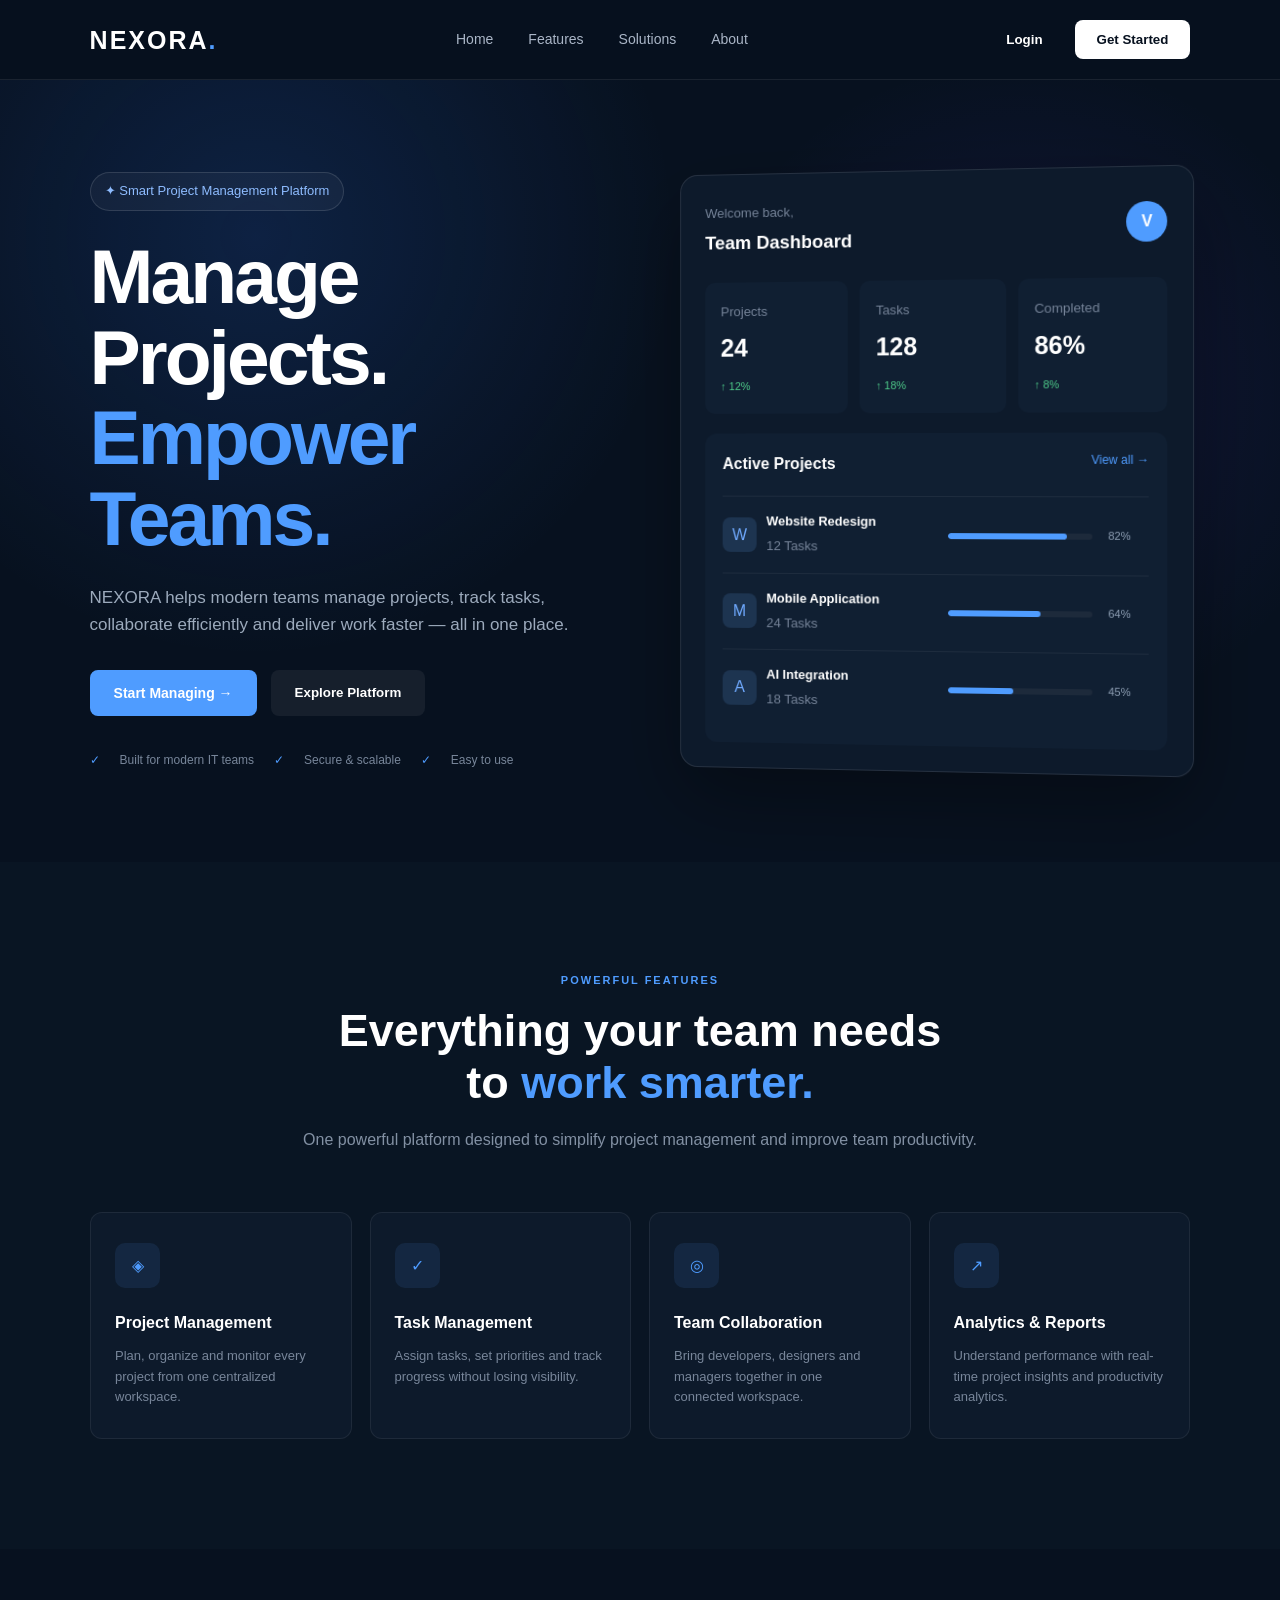
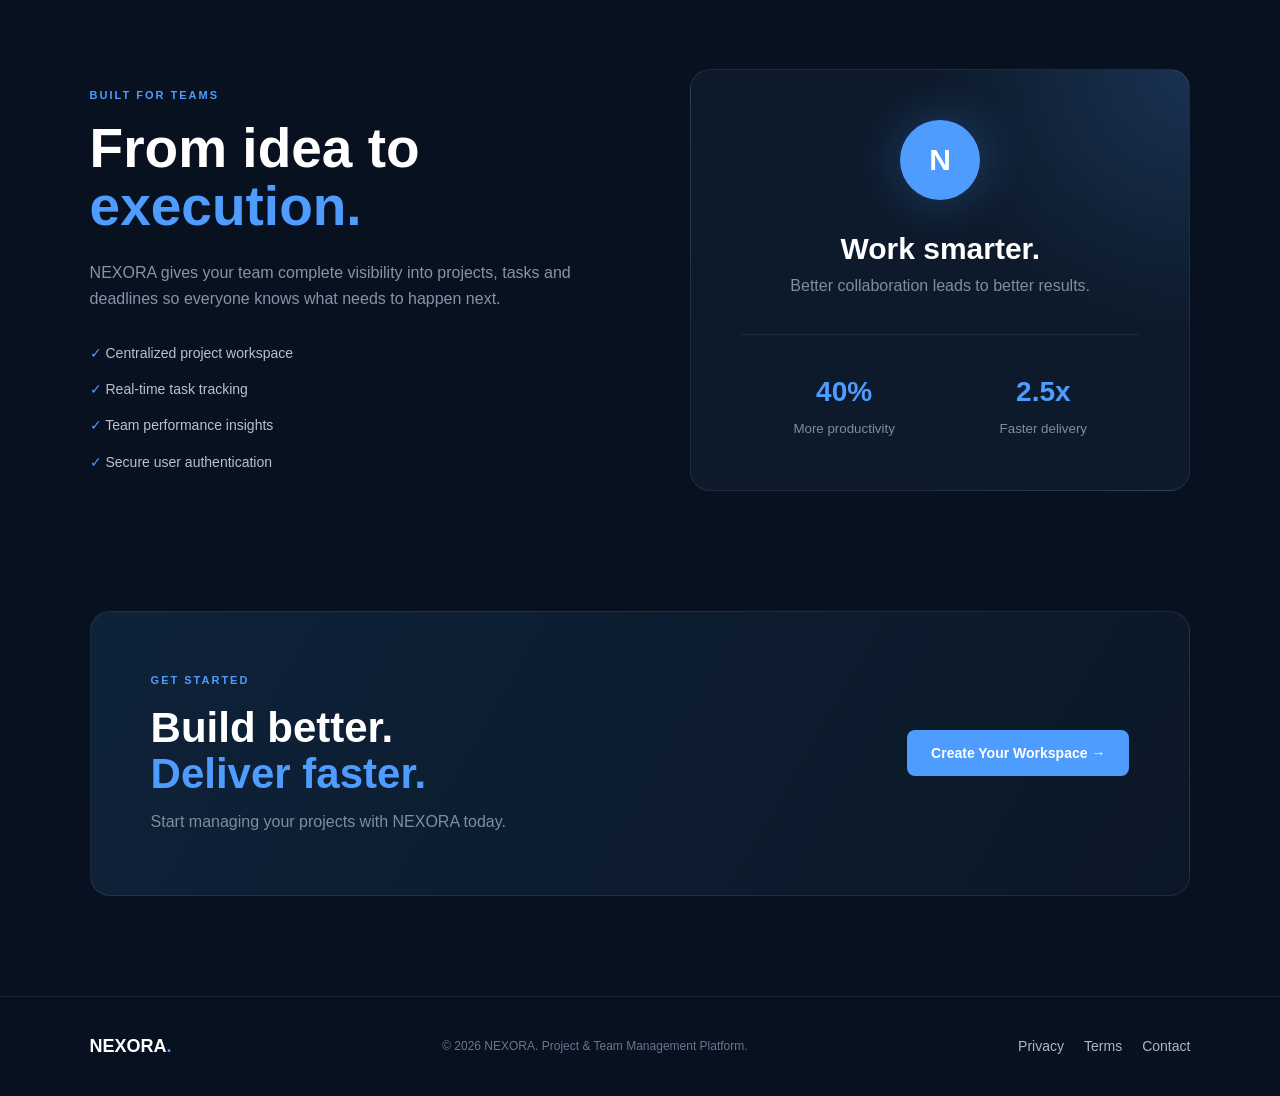
<file: frontend/index.html>
<!DOCTYPE html>
<html lang="en">
<head>
    <meta charset="UTF-8">
    <meta name="viewport" content="width=device-width, initial-scale=1.0">

    <title>NEXORA | Project & Team Management</title>

    <link rel="stylesheet" href="style.css">
</head>

<body>

    <!-- NAVBAR -->
    <header class="navbar">

        <div class="logo">
            NEXORA<span>.</span>
        </div>

        <nav>
            <a href="#home">Home</a>
            <a href="#features">Features</a>
            <a href="#solutions">Solutions</a>
            <a href="#about">About</a>
        </nav>

        <div class="nav-buttons">
            <button class="login-btn">Login</button>
            <button class="start-btn">Get Started</button>
        </div>

    </header>


    <!-- HERO SECTION -->
    <section class="hero" id="home">

        <div class="hero-content">

            <div class="badge">
                ✦ Smart Project Management Platform
            </div>

            <h1>
                Manage Projects.<br>
                <span>Empower Teams.</span>
            </h1>

            <p>
                NEXORA helps modern teams manage projects, track tasks,
                collaborate efficiently and deliver work faster — all in one place.
            </p>

            <div class="hero-buttons">
                <button class="primary-btn">
                    Start Managing →
                </button>

                <button class="secondary-btn">
                    Explore Platform
                </button>
            </div>

            <div class="trusted">
                <span>✓</span> Built for modern IT teams
                <span>✓</span> Secure & scalable
                <span>✓</span> Easy to use
            </div>

        </div>


        <!-- DASHBOARD PREVIEW -->
        <div class="dashboard-preview">

            <div class="dashboard-top">
                <div>
                    <small>Welcome back,</small>
                    <h3>Team Dashboard</h3>
                </div>

                <div class="avatar">V</div>
            </div>

            <div class="stats">

                <div class="stat-card">
                    <small>Projects</small>
                    <strong>24</strong>
                    <span>↑ 12%</span>
                </div>

                <div class="stat-card">
                    <small>Tasks</small>
                    <strong>128</strong>
                    <span>↑ 18%</span>
                </div>

                <div class="stat-card">
                    <small>Completed</small>
                    <strong>86%</strong>
                    <span>↑ 8%</span>
                </div>

            </div>

            <div class="project-box">

                <div class="project-header">
                    <strong>Active Projects</strong>
                    <span>View all →</span>
                </div>

                <div class="project">
                    <div class="project-info">
                        <div class="project-icon">W</div>
                        <div>
                            <strong>Website Redesign</strong>
                            <small>12 Tasks</small>
                        </div>
                    </div>

                    <div class="progress">
                        <div class="progress-bar one"></div>
                    </div>

                    <span>82%</span>
                </div>


                <div class="project">
                    <div class="project-info">
                        <div class="project-icon">M</div>
                        <div>
                            <strong>Mobile Application</strong>
                            <small>24 Tasks</small>
                        </div>
                    </div>

                    <div class="progress">
                        <div class="progress-bar two"></div>
                    </div>

                    <span>64%</span>
                </div>


                <div class="project">
                    <div class="project-info">
                        <div class="project-icon">A</div>
                        <div>
                            <strong>AI Integration</strong>
                            <small>18 Tasks</small>
                        </div>
                    </div>

                    <div class="progress">
                        <div class="progress-bar three"></div>
                    </div>

                    <span>45%</span>
                </div>

            </div>

        </div>

    </section>


    <!-- FEATURES -->
    <section class="features" id="features">

        <div class="section-heading">

            <div class="mini-title">POWERFUL FEATURES</div>

            <h2>
                Everything your team needs<br>
                to <span>work smarter.</span>
            </h2>

            <p>
                One powerful platform designed to simplify project management
                and improve team productivity.
            </p>

        </div>


        <div class="feature-grid">

            <div class="feature-card">
                <div class="feature-icon">◈</div>
                <h3>Project Management</h3>
                <p>
                    Plan, organize and monitor every project from one
                    centralized workspace.
                </p>
            </div>

            <div class="feature-card">
                <div class="feature-icon">✓</div>
                <h3>Task Management</h3>
                <p>
                    Assign tasks, set priorities and track progress
                    without losing visibility.
                </p>
            </div>

            <div class="feature-card">
                <div class="feature-icon">◎</div>
                <h3>Team Collaboration</h3>
                <p>
                    Bring developers, designers and managers together
                    in one connected workspace.
                </p>
            </div>

            <div class="feature-card">
                <div class="feature-icon">↗</div>
                <h3>Analytics & Reports</h3>
                <p>
                    Understand performance with real-time project
                    insights and productivity analytics.
                </p>
            </div>

        </div>

    </section>


    <!-- SOLUTIONS -->
    <section class="solutions" id="solutions">

        <div class="solution-content">

            <div class="mini-title">BUILT FOR TEAMS</div>

            <h2>
                From idea to<br>
                <span>execution.</span>
            </h2>

            <p>
                NEXORA gives your team complete visibility into projects,
                tasks and deadlines so everyone knows what needs to happen next.
            </p>

            <div class="check-list">
                <div>✓ Centralized project workspace</div>
                <div>✓ Real-time task tracking</div>
                <div>✓ Team performance insights</div>
                <div>✓ Secure user authentication</div>
            </div>

        </div>

        <div class="solution-card">

            <div class="circle">N</div>

            <h3>Work smarter.</h3>

            <p>
                Better collaboration leads to better results.
            </p>

            <div class="solution-line"></div>

            <div class="solution-stats">
                <div>
                    <strong>40%</strong>
                    <small>More productivity</small>
                </div>

                <div>
                    <strong>2.5x</strong>
                    <small>Faster delivery</small>
                </div>
            </div>

        </div>

    </section>


    <!-- CTA -->
    <section class="cta" id="about">

        <div>
            <div class="mini-title">GET STARTED</div>

            <h2>
                Build better.<br>
                <span>Deliver faster.</span>
            </h2>

            <p>
                Start managing your projects with NEXORA today.
            </p>
        </div>

        <button class="primary-btn">
            Create Your Workspace →
        </button>

    </section>


    <!-- FOOTER -->
    <footer>

        <div class="footer-logo">
            NEXORA<span>.</span>
        </div>

        <p>
            © 2026 NEXORA. Project & Team Management Platform.
        </p>

        <div class="footer-links">
            <a href="#">Privacy</a>
            <a href="#">Terms</a>
            <a href="#">Contact</a>
        </div>

    </footer>


    <script src="script.js"></script>

</body>
</html>
</file>
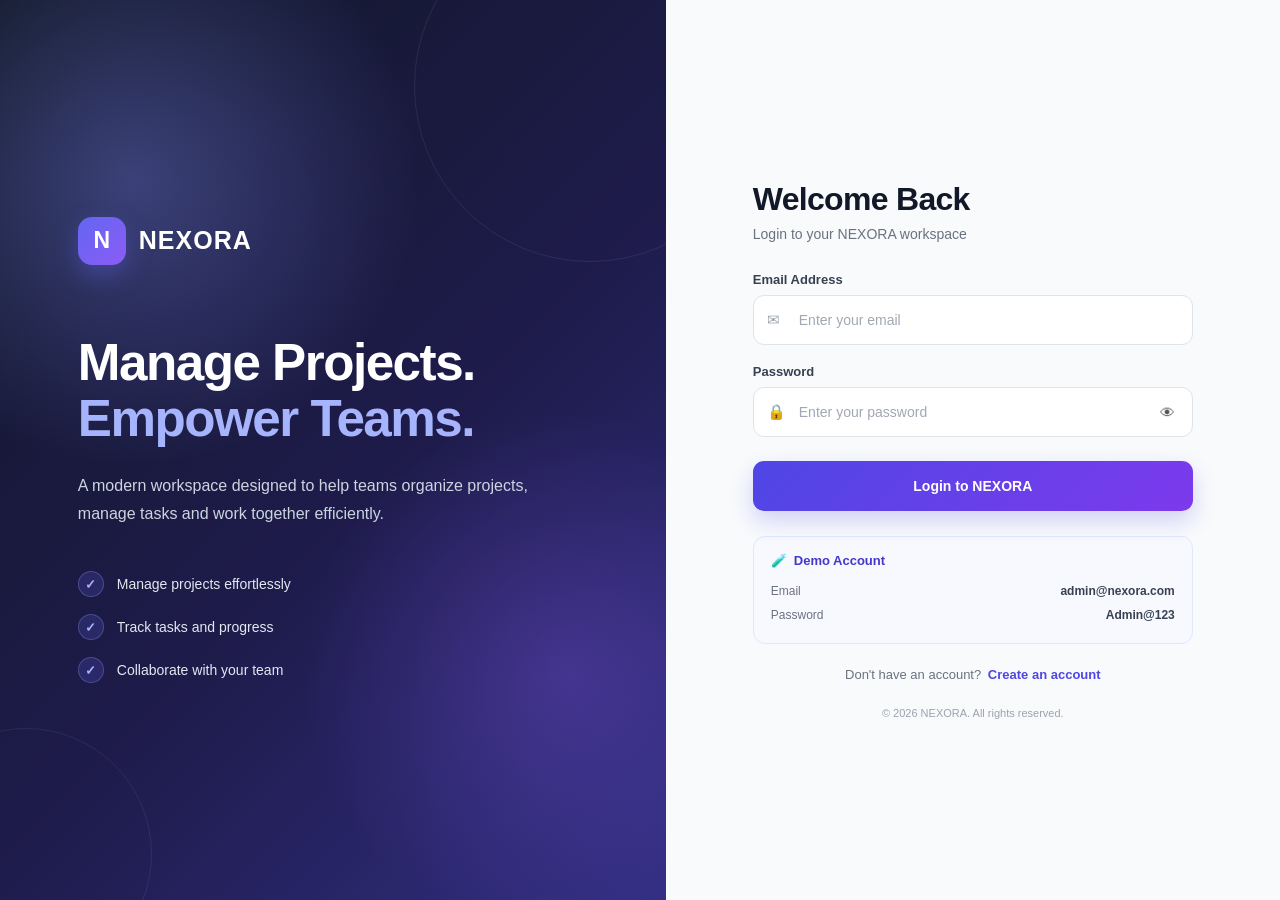
<file: frontend/analytics.html>
<!DOCTYPE html>
<html lang="en">

<head>

    <meta charset="UTF-8">

    <meta
        name="viewport"
        content="width=device-width, initial-scale=1.0"
    >

    <title>Analytics | NEXORA</title>

    <link
        rel="stylesheet"
        href="./analytics.css"
    >

</head>


<body>


    <!-- =========================
         SIDEBAR
    ========================== -->

    <aside class="sidebar">


        <!-- NEXORA BRAND -->

        <div class="brand">

            <div class="brand-logo">

                <div class="brand-icon">
                    N
                </div>

                <div class="brand-text">

                    <h2>
                        NEXORA
                    </h2>

                    <span>
                        WORKSPACE
                    </span>

                </div>

            </div>


            <p>
                Manage Projects. Empower Teams.
            </p>

        </div>



        <!-- NAVIGATION -->

        <nav>


            <a href="dashboard.html">
                📊 Dashboard
            </a>


            <a href="projects.html">
                📁 Projects
            </a>


            <a href="tasks.html">
                ✅ Tasks
            </a>


            <a href="team.html">
                👥 Team
            </a>


            <a href="notifications.html">
                🔔 Notifications
            </a>


            <a
                href="analytics.html"
                class="active"
            >
                📈 Analytics
            </a>


            <a href="settings.html">
                ⚙️ Settings
            </a>


        </nav>



        <!-- LOGOUT -->

        <button
            id="logoutBtn"
            class="logout-btn"
        >

            🚪 Logout

        </button>


    </aside>



    <!-- =========================
         MAIN CONTENT
    ========================== -->

    <main class="main-content">


        <!-- TOP BAR -->

        <div class="top-bar">


            <div>

                <h1>
                    Analytics
                </h1>

                <p>
                    Track your project and team performance.
                </p>

            </div>


            <button
                id="refreshBtn"
                class="refresh-btn"
            >

                ↻ Refresh

            </button>


        </div>



        <!-- =========================
             STAT CARDS
        ========================== -->

        <section class="stats-grid">


            <!-- TOTAL PROJECTS -->

            <div class="stat-card">


                <div class="stat-icon">
                    📁
                </div>


                <div>

                    <h3>
                        Total Projects
                    </h3>

                    <strong id="totalProjects">
                        0
                    </strong>

                </div>


            </div>



            <!-- TOTAL TASKS -->

            <div class="stat-card">


                <div class="stat-icon">
                    ✅
                </div>


                <div>

                    <h3>
                        Total Tasks
                    </h3>

                    <strong id="totalTasks">
                        0
                    </strong>

                </div>


            </div>



            <!-- COMPLETED TASKS -->

            <div class="stat-card">


                <div class="stat-icon">
                    🏆
                </div>


                <div>

                    <h3>
                        Completed Tasks
                    </h3>

                    <strong id="completedTasks">
                        0
                    </strong>

                </div>


            </div>



            <!-- TEAM MEMBERS -->

            <div class="stat-card">


                <div class="stat-icon">
                    👥
                </div>


                <div>

                    <h3>
                        Team Members
                    </h3>

                    <strong id="teamMembers">
                        0
                    </strong>

                </div>


            </div>


        </section>



        <!-- =========================
             ANALYTICS SECTIONS
        ========================== -->

        <section class="analytics-grid">


            <!-- TASK PERFORMANCE -->

            <div class="analytics-card">


                <div class="card-header">

                    <h2>
                        Task Performance
                    </h2>

                </div>



                <!-- COMPLETED -->

                <div class="progress-item">


                    <div class="progress-label">

                        <span>
                            Completed
                        </span>

                        <span id="completedPercent">
                            0%
                        </span>

                    </div>


                    <div class="progress-bar">

                        <div
                            id="completedProgress"
                            class="progress-fill"
                        ></div>

                    </div>


                </div>



                <!-- PENDING -->

                <div class="progress-item">


                    <div class="progress-label">

                        <span>
                            Pending
                        </span>

                        <span id="pendingPercent">
                            0%
                        </span>

                    </div>


                    <div class="progress-bar">

                        <div
                            id="pendingProgress"
                            class="progress-fill"
                        ></div>

                    </div>


                </div>


            </div>



            <!-- PROJECT OVERVIEW -->

            <div class="analytics-card">


                <div class="card-header">

                    <h2>
                        Project Overview
                    </h2>

                </div>


                <div class="project-overview">


                    <div>

                        <span>
                            Active Projects
                        </span>

                        <strong id="activeProjects">
                            0
                        </strong>

                    </div>


                    <div>

                        <span>
                            Completed Projects
                        </span>

                        <strong id="completedProjects">
                            0
                        </strong>

                    </div>


                </div>


            </div>


        </section>



        <!-- =========================
             SYSTEM STATUS
        ========================== -->

        <section class="analytics-card">


            <div class="card-header">

                <h2>
                    System Status
                </h2>

            </div>


            <div
                id="analyticsStatus"
                class="status-message"
            >

                Loading analytics...

            </div>


        </section>


    </main>



    <!-- JAVASCRIPT -->

    <script src="./analytics.js"></script>


</body>

</html>
</file>
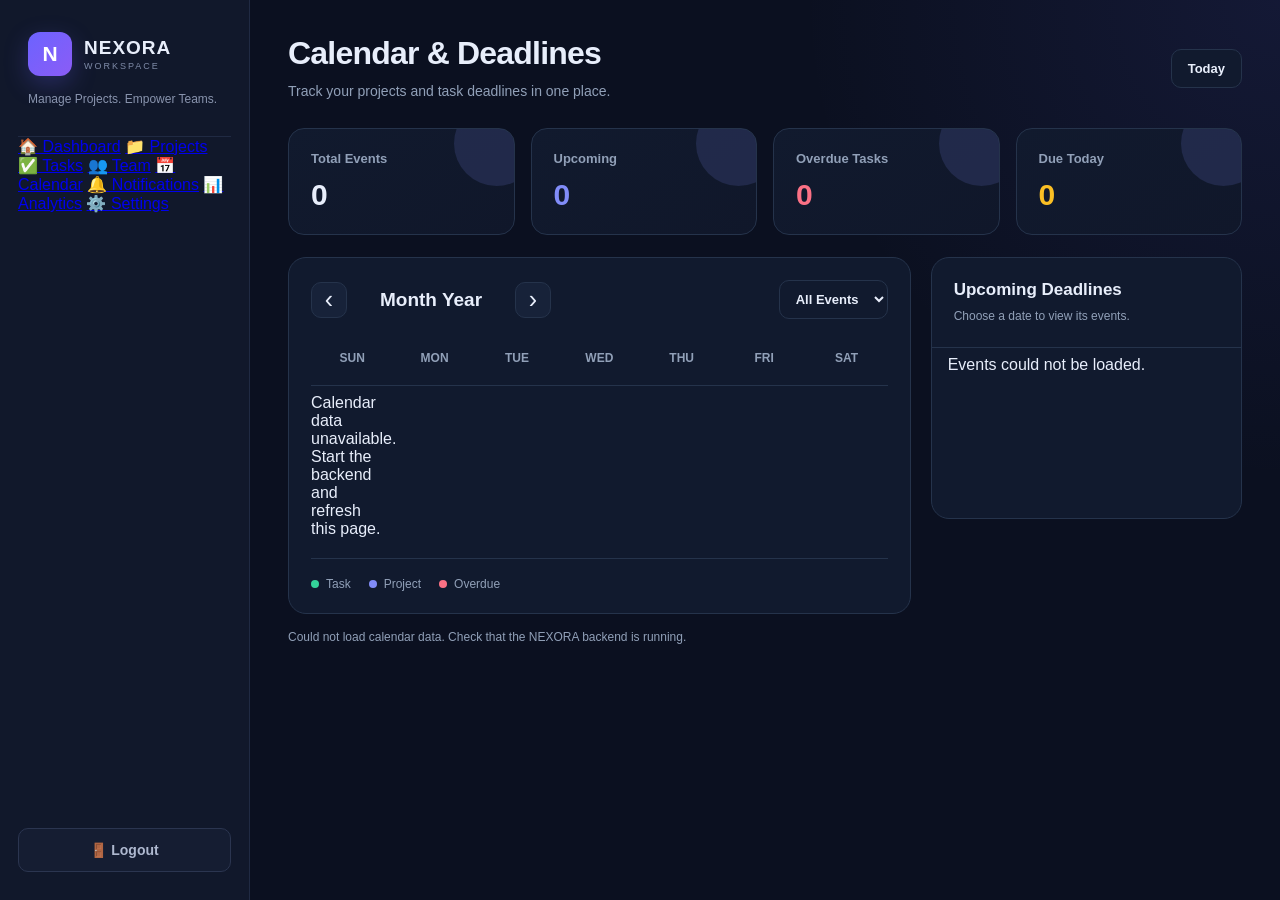
<file: frontend/calendar.html>
<!DOCTYPE html>
<html lang="en">
<head>
    <meta charset="UTF-8">
    <meta name="viewport" content="width=device-width, initial-scale=1.0">
    <title>NEXORA | Calendar</title>
    <link rel="stylesheet" href="dashboard.css">
    <link rel="stylesheet" href="calendar.css">
</head>
<body>

    <aside class="sidebar">
        <div class="brand">
            <div class="brand-logo">
                <div class="brand-icon">N</div>
                <div class="brand-text">
                    <h2>NEXORA</h2>
                    <span>WORKSPACE</span>
                </div>
            </div>
            <p>Manage Projects. Empower Teams.</p>
        </div>

        <nav>
            <a href="dashboard.html">🏠 Dashboard</a>
            <a href="projects.html">📁 Projects</a>
            <a href="tasks.html">✅ Tasks</a>
            <a href="team.html">👥 Team</a>
            <a href="calendar.html" class="active">📅 Calendar</a>
            <a href="notifications.html">🔔 Notifications</a>
            <a href="analytics.html">📊 Analytics</a>
            <a href="settings.html">⚙️ Settings</a>
        </nav>

        <button id="logoutBtn" class="logout-btn" type="button">
            🚪 Logout
        </button>
    </aside>

    <main class="main-content">
        <header class="topbar calendar-topbar">
            <div>
                <h1>Calendar & Deadlines</h1>
                <p>Track your projects and task deadlines in one place.</p>
            </div>

            <button id="todayBtn" class="calendar-btn" type="button">
                Today
            </button>
        </header>

        <section class="calendar-stats">
            <article class="calendar-stat">
                <span>Total Events</span>
                <h2 id="totalEvents">0</h2>
            </article>

            <article class="calendar-stat">
                <span>Upcoming</span>
                <h2 id="upcomingEvents">0</h2>
            </article>

            <article class="calendar-stat">
                <span>Overdue Tasks</span>
                <h2 id="overdueTasks">0</h2>
            </article>

            <article class="calendar-stat">
                <span>Due Today</span>
                <h2 id="dueToday">0</h2>
            </article>
        </section>

        <section class="calendar-layout">
            <div class="calendar-panel">
                <div class="calendar-controls">
                    <div class="calendar-month-controls">
                        <button id="prevMonth" type="button" aria-label="Previous month">‹</button>
                        <h2 id="monthTitle">Month Year</h2>
                        <button id="nextMonth" type="button" aria-label="Next month">›</button>
                    </div>

                    <select id="eventFilter" aria-label="Filter calendar events">
                        <option value="all">All Events</option>
                        <option value="task">Tasks</option>
                        <option value="project">Projects</option>
                    </select>
                </div>

                <div class="calendar-grid calendar-weekdays">
                    <div>Sun</div>
                    <div>Mon</div>
                    <div>Tue</div>
                    <div>Wed</div>
                    <div>Thu</div>
                    <div>Fri</div>
                    <div>Sat</div>
                </div>

                <div id="calendarGrid" class="calendar-grid calendar-days">
                    <p class="calendar-loading">Loading calendar...</p>
                </div>

                <div class="calendar-legend">
                    <span><i class="legend-dot task-dot"></i> Task</span>
                    <span><i class="legend-dot project-dot"></i> Project</span>
                    <span><i class="legend-dot overdue-dot"></i> Overdue</span>
                </div>
            </div>

            <aside class="events-panel">
                <div class="events-panel-header">
                    <div>
                        <h2 id="selectedDateTitle">Upcoming Deadlines</h2>
                        <p>Choose a date to view its events.</p>
                    </div>
                </div>

                <div id="selectedDateEvents" class="selected-date-events">
                    <p class="calendar-loading">Loading events...</p>
                </div>
            </aside>
        </section>

        <p id="calendarStatus" class="calendar-status" role="status"></p>
    </main>

    <script src="calendar.js"></script>
</body>
</html>
</file>
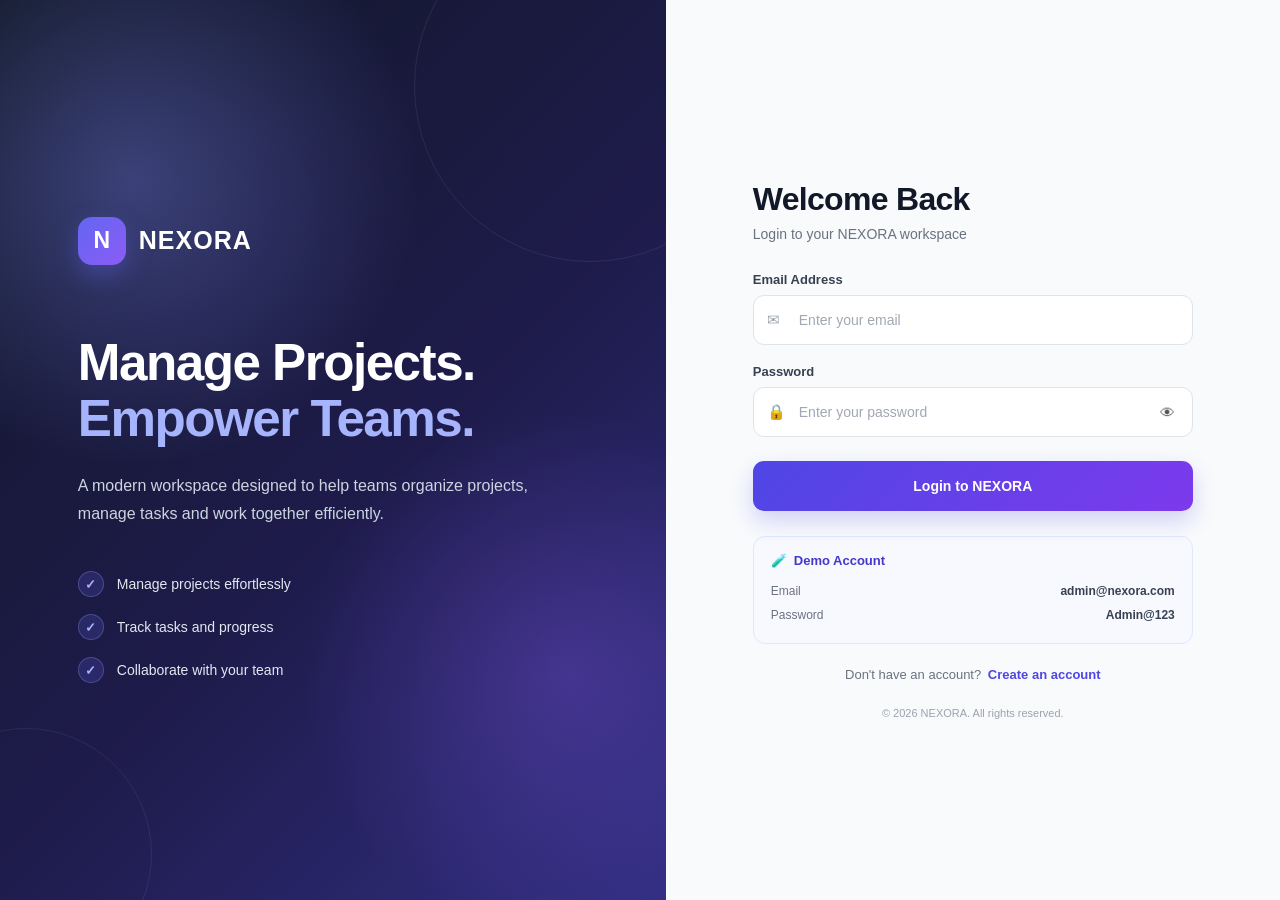
<file: frontend/dashboard.html>
<!DOCTYPE html>
<html lang="en">

<head>

    <meta charset="UTF-8">

    <meta
        name="viewport"
        content="width=device-width, initial-scale=1.0"
    >

    <title>NEXORA | Dashboard</title>

    <link
        rel="stylesheet"
        href="./dashboard.css"
    >

</head>


<body>


    <!-- =====================================================
         MOBILE OVERLAY
    ====================================================== -->

    <div
        class="sidebar-overlay"
        id="sidebarOverlay"
    ></div>



    <!-- =====================================================
         SIDEBAR
    ====================================================== -->

    <aside class="sidebar" id="sidebar">


        <!-- MOBILE CLOSE BUTTON -->

        <button
            class="sidebar-close"
            id="sidebarClose"
            type="button"
            aria-label="Close sidebar"
        >
            ✕
        </button>



        <!-- NEXORA BRAND -->

        <div class="brand">

            <div class="brand-logo">

                <div class="brand-icon">
                    N
                </div>

                <div class="brand-text">

                    <h2>
                        NEXORA
                    </h2>

                    <span>
                        WORKSPACE
                    </span>

                </div>

            </div>


            <p>
                Manage Projects. Empower Teams.
            </p>

        </div>



        <!-- NAVIGATION -->

        <nav class="sidebar-nav">


            <a
                href="dashboard.html"
                class="active"
            >
                📊 Dashboard
            </a>


            <a href="projects.html">
                📁 Projects
            </a>


            <a href="tasks.html">
                ✅ Tasks
            </a>


            <a href="team.html">
                👥 Team
            </a>


            <a href="notifications.html">
                🔔 Notifications
            </a>
            
            <a href="calendar.html">
                📅 Calendar
            </a>


            <a href="analytics.html">
                📈 Analytics
            </a>


            <a
                href="javascript:void(0);"
                onclick="openSettings()"
            >
                ⚙️ Settings
            </a>


        </nav>



        <!-- LOGOUT -->

        <button
            id="logoutBtn"
            class="logout-btn"
            type="button"
        >
            🚪 Logout
        </button>


    </aside>



    <!-- =====================================================
         MAIN CONTENT
    ====================================================== -->

    <main class="main-content">


        <!-- =================================================
             DASHBOARD HEADER
        ================================================== -->

        <header class="dashboard-header">


            <!-- MOBILE MENU BUTTON -->

            <button
                class="mobile-menu-btn"
                id="mobileMenuBtn"
                type="button"
                aria-label="Open navigation menu"
            >
                ☰
            </button>



            <!-- WELCOME -->

            <div class="welcome-section">

                <p class="welcome-text">
                    Welcome back
                </p>


                <h1>

                    <span id="userName">
                        NEXORA User
                    </span>

                </h1>


                <p class="subtitle">
                    Here's what's happening with your workspace today.
                </p>

            </div>



            <!-- HEADER ACTIONS -->

            <div class="header-actions">


                <!-- NOTIFICATIONS -->

                <a
                    href="notifications.html"
                    class="notification-btn"
                    aria-label="Notifications"
                >
                    🔔
                </a>



                <!-- PROFILE MENU -->

                <div class="profile-menu">


                    <button
                        class="profile-btn"
                        id="profileBtn"
                        type="button"
                    >

                        <span class="profile-avatar">
                            👤
                        </span>


                        <span class="profile-info">

                            <strong id="profileName">
                                NEXORA User
                            </strong>


                            <small id="profileRole">
                                Workspace Member
                            </small>

                        </span>


                        <span class="profile-arrow">
                            ▾
                        </span>

                    </button>



                    <!-- PROFILE DROPDOWN -->

                    <div
                        class="profile-dropdown"
                        id="profileDropdown"
                    >


                        <!-- PROFILE HEADER -->

                        <div class="profile-dropdown-header">


                            <div class="profile-avatar large">
                                👤
                            </div>


                            <div class="profile-user-details">

                                <strong id="dropdownProfileName">
                                    NEXORA User
                                </strong>


                                <small id="dropdownProfileRole">
                                    Workspace Member
                                </small>


                                <small
                                    id="dropdownProfileEmail"
                                    class="profile-email"
                                >
                                    user@example.com
                                </small>

                            </div>


                        </div>



                        <div class="profile-dropdown-divider"></div>



                        <!-- PROFILE INFO -->

                        <div class="profile-dropdown-info">


                            <div class="profile-info-row">

                                <span>
                                    👤
                                </span>

                                <div>

                                    <small>
                                        Name
                                    </small>

                                    <strong id="profileDetailName">
                                        NEXORA User
                                    </strong>

                                </div>

                            </div>



                            <div class="profile-info-row">

                                <span>
                                    📧
                                </span>

                                <div>

                                    <small>
                                        Email
                                    </small>

                                    <strong id="profileDetailEmail">
                                        user@example.com
                                    </strong>

                                </div>

                            </div>



                            <div class="profile-info-row">

                                <span>
                                    🛡️
                                </span>

                                <div>

                                    <small>
                                        Role
                                    </small>

                                    <strong id="profileDetailRole">
                                        Workspace Member
                                    </strong>

                                </div>

                            </div>


                        </div>



                        <div class="profile-dropdown-divider"></div>



                        <!-- SETTINGS -->

                        <a href="settings.html">

                            <span>
                                ⚙️
                            </span>

                            <span>
                                Settings
                            </span>

                        </a>



                        <!-- ANALYTICS -->

                        <a href="analytics.html">

                            <span>
                                📊
                            </span>

                            <span>
                                Analytics
                            </span>

                        </a>



                        <!-- LOGOUT -->

                        <button
                            type="button"
                            id="profileLogoutBtn"
                        >

                            <span>
                                🚪
                            </span>

                            <span>
                                Logout
                            </span>

                        </button>


                    </div>


                </div>


            </div>


        </header>



        <!-- =================================================
             STAT CARDS
        ================================================== -->

        <section class="stats-grid">


            <!-- PROJECTS -->

            <div class="stat-card">


                <div class="stat-card-top">

                    <span class="stat-title">
                        Total Projects
                    </span>


                    <span class="stat-icon">
                        📁
                    </span>

                </div>


                <div
                    id="totalProjects"
                    class="stat-number"
                >
                    0
                </div>


                <p class="stat-description">
                    Projects in workspace
                </p>


            </div>



            <!-- TASKS -->

            <div class="stat-card">


                <div class="stat-card-top">

                    <span class="stat-title">
                        Total Tasks
                    </span>


                    <span class="stat-icon">
                        📋
                    </span>

                </div>


                <div
                    id="totalTasks"
                    class="stat-number"
                >
                    0
                </div>


                <p class="stat-description">
                    Tasks across projects
                </p>


            </div>



            <!-- COMPLETED TASKS -->

            <div class="stat-card">


                <div class="stat-card-top">

                    <span class="stat-title">
                        Completed Tasks
                    </span>


                    <span class="stat-icon">
                        ✅
                    </span>

                </div>


                <div
                    id="completedTasks"
                    class="stat-number"
                >
                    0
                </div>


                <p class="stat-description">
                    Successfully completed
                </p>


            </div>
            
<!-- UPCOMING DEADLINES -->
<div class="stat-card">
    <div class="stat-card-top">
        <span class="stat-title">Upcoming Deadlines</span>
        <span>📅</span>
    </div>

    <div class="stat-value" id="upcomingDeadlinesCount">0</div>

    <p class="stat-description">
        Projects and tasks due soon
    </p>

    <a href="calendar.html" class="stat-link">
        View Calendar →
    </a>
</div>



            <!-- TEAM -->

            <div class="stat-card">


                <div class="stat-card-top">

                    <span class="stat-title">
                        Team Members
                    </span>


                    <span class="stat-icon">
                        👥
                    </span>

                </div>


                <div
                    id="teamMembers"
                    class="stat-number"
                >
                    0
                </div>


                <p class="stat-description">
                    Active team members
                </p>


            </div>


        </section>



        <!-- =================================================
             PROJECT OVERVIEW + QUICK ACTIONS
        ================================================== -->

        <section class="dashboard-grid">


            <!-- PROJECT OVERVIEW -->

            <div class="dashboard-card">


                <div class="card-header">


                    <div>

                        <h2>
                            Project Overview
                        </h2>


                        <p>
                            Monitor your workspace performance.
                        </p>

                    </div>


                    <a href="projects.html">
                        View Projects →
                    </a>


                </div>



                <div class="overview-content">


                    <div class="overview-item">

                        <span>
                            Total Projects
                        </span>


                        <strong id="overviewProjects">
                            0
                        </strong>

                    </div>



                    <div class="overview-item">

                        <span>
                            Active Projects
                        </span>


                        <strong id="overviewActiveProjects">
                            0
                        </strong>

                    </div>



                    <div class="overview-item">

                        <span>
                            Completed Tasks
                        </span>


                        <strong id="overviewCompletedTasks">
                            0
                        </strong>

                    </div>


                </div>


            </div>



            <!-- QUICK ACTIONS -->

            <div class="dashboard-card">


                <div class="card-header">


                    <div>

                        <h2>
                            Quick Actions
                        </h2>


                        <p>
                            Manage your workspace.
                        </p>

                    </div>


                </div>



                <div class="quick-actions">


                    <a href="projects.html">

                        <span>
                            📁
                        </span>


                        <div>

                            <strong>
                                Manage Projects
                            </strong>


                            <small>
                                Create and manage projects
                            </small>

                        </div>

                    </a>



                    <a href="tasks.html">

                        <span>
                            ✅
                        </span>


                        <div>

                            <strong>
                                Manage Tasks
                            </strong>


                            <small>
                                Track your tasks
                            </small>

                        </div>

                    </a>



                    <a href="team.html">

                        <span>
                            👥
                        </span>


                        <div>

                            <strong>
                                Manage Team
                            </strong>


                            <small>
                                View project members
                            </small>

                        </div>

                    </a>



                    <a href="analytics.html">

                        <span>
                            📈
                        </span>


                        <div>

                            <strong>
                                View Analytics
                            </strong>


                            <small>
                                Check performance
                            </small>

                        </div>

                    </a>


                </div>


            </div>


        </section>



        <!-- =================================================
             RECENT ACTIVITY
        ================================================== -->

        <section class="recent-section">


            <!-- RECENT PROJECTS -->

            <div class="dashboard-card">


                <div class="card-header">


                    <div>

                        <h2>
                            Recent Projects
                        </h2>


                        <p>
                            Latest projects in your workspace.
                        </p>

                    </div>


                    <a href="projects.html">
                        View All →
                    </a>


                </div>



                <div
                    id="recentProjects"
                    class="recent-list"
                >

                    <div class="loading">
                        Loading projects...
                    </div>

                </div>


            </div>



            <!-- RECENT TASKS -->

            <div class="dashboard-card">


                <div class="card-header">


                    <div>

                        <h2>
                            Recent Tasks
                        </h2>


                        <p>
                            Latest tasks across projects.
                        </p>

                    </div>


                    <a href="tasks.html">
                        View All →
                    </a>


                </div>



                <div
                    id="recentTasks"
                    class="recent-list"
                >

                    <div class="loading">
                        Loading tasks...
                    </div>

                </div>


            </div>


        </section>



        <!-- =================================================
             SYSTEM STATUS
        ================================================== -->

        <section class="dashboard-card system-status">


            <div class="card-header">


                <div>

                    <h2>
                        System Status
                    </h2>


                    <p>
                        NEXORA platform status
                    </p>

                </div>


            </div>



            <div class="status-grid">


                <!-- BACKEND -->

                <div class="status-item">


                    <span class="status-dot"></span>


                    <div>

                        <strong>
                            Backend API
                        </strong>


                        <small>
                            Connected
                        </small>

                    </div>


                </div>



                <!-- DATABASE -->

                <div class="status-item">


                    <span class="status-dot"></span>


                    <div>

                        <strong>
                            Database
                        </strong>


                        <small>
                            Connected
                        </small>

                    </div>


                </div>



                <!-- AUTHENTICATION -->

                <div class="status-item">


                    <span class="status-dot"></span>


                    <div>

                        <strong>
                            Authentication
                        </strong>


                        <small>
                            Active
                        </small>

                    </div>


                </div>


            </div>


        </section>


    </main>



    <!-- =====================================================
         JAVASCRIPT
    ====================================================== -->

    <script src="./dashboard.js"></script>



    <!-- =====================================================
         MOBILE SIDEBAR SCRIPT
    ====================================================== -->

    <script>

        document.addEventListener(
            "DOMContentLoaded",
            function () {

                const mobileMenuBtn =
                    document.getElementById(
                        "mobileMenuBtn"
                    );

                const sidebar =
                    document.getElementById(
                        "sidebar"
                    );

                const sidebarOverlay =
                    document.getElementById(
                        "sidebarOverlay"
                    );

                const sidebarClose =
                    document.getElementById(
                        "sidebarClose"
                    );


                function openSidebar() {

                    sidebar.classList.add("mobile-open");

                    sidebarOverlay.classList.add("show");

                    document.body.classList.add(
                        "sidebar-open"
                    );

                }


                function closeSidebar() {

                    sidebar.classList.remove(
                        "mobile-open"
                    );

                    sidebarOverlay.classList.remove(
                        "show"
                    );

                    document.body.classList.remove(
                        "sidebar-open"
                    );

                }


                if (mobileMenuBtn) {

                    mobileMenuBtn.addEventListener(
                        "click",
                        openSidebar
                    );

                }


                if (sidebarClose) {

                    sidebarClose.addEventListener(
                        "click",
                        closeSidebar
                    );

                }


                if (sidebarOverlay) {

                    sidebarOverlay.addEventListener(
                        "click",
                        closeSidebar
                    );

                }


                const sidebarLinks =
                    document.querySelectorAll(
                        ".sidebar-nav a"
                    );


                sidebarLinks.forEach(
                    function (link) {

                        link.addEventListener(
                            "click",
                            closeSidebar
                        );

                    }
                );


                window.addEventListener(
                    "resize",
                    function () {

                        if (window.innerWidth > 750) {

                            closeSidebar();

                        }

                    }
                );

            }
        );

    </script>


</body>

</html>
</file>
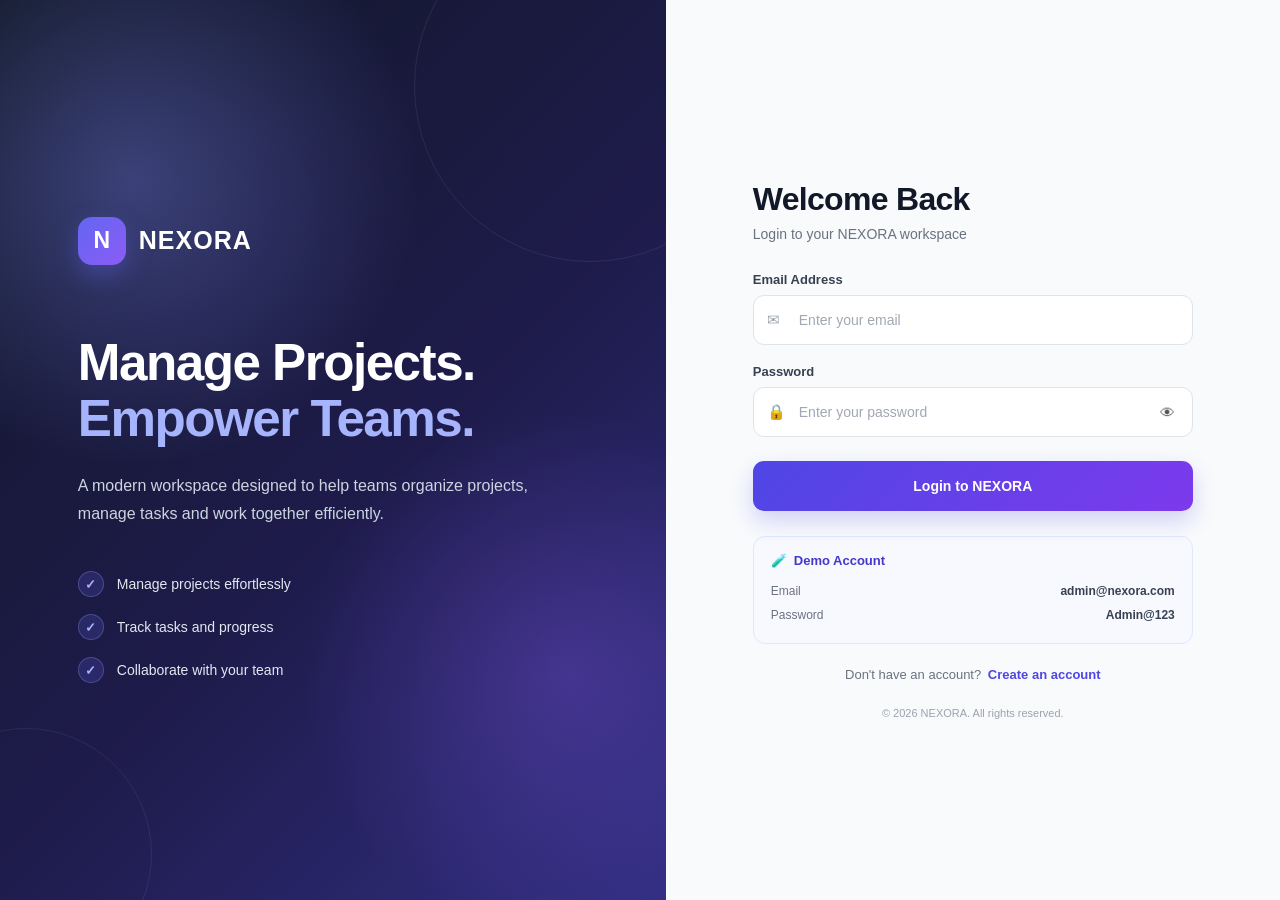
<file: frontend/login.html>
<!DOCTYPE html>
<html lang="en">

<head>
    <meta charset="UTF-8">
    <meta name="viewport" content="width=device-width, initial-scale=1.0">

    <title>NEXORA | Login</title>

    <link rel="stylesheet" href="login.css">
</head>

<body>

    <div class="login-page">

        <!-- LEFT BRAND SECTION -->
        <div class="brand-section">

            <div class="brand-content">

                <div class="brand-logo">
                    <div class="brand-icon">N</div>
                    <span>NEXORA</span>
                </div>

                <h2>
                    Manage Projects.<br>
                    <span>Empower Teams.</span>
                </h2>

                <p>
                    A modern workspace designed to help teams
                    organize projects, manage tasks and work
                    together efficiently.
                </p>

                <div class="feature-list">

                    <div class="feature">
                        <div class="feature-icon">✓</div>
                        <span>Manage projects effortlessly</span>
                    </div>

                    <div class="feature">
                        <div class="feature-icon">✓</div>
                        <span>Track tasks and progress</span>
                    </div>

                    <div class="feature">
                        <div class="feature-icon">✓</div>
                        <span>Collaborate with your team</span>
                    </div>

                </div>

            </div>

        </div>


        <!-- LOGIN SECTION -->
        <div class="login-section">

            <div class="login-card">

                <div class="mobile-logo">
                    <div class="mobile-logo-icon">N</div>
                    <span>NEXORA</span>
                </div>

                <div class="login-heading">

                    <h1>Welcome Back</h1>

                    <p>
                        Login to your NEXORA workspace
                    </p>

                </div>


                <form id="loginForm">

                    <!-- EMAIL -->
                    <div class="input-group">

                        <label for="email">
                            Email Address
                        </label>

                        <div class="input-wrapper">

                            <span class="input-icon">✉</span>

                            <input
                                type="email"
                                id="email"
                                placeholder="Enter your email"
                                autocomplete="email"
                                required
                            >

                        </div>

                    </div>


                    <!-- PASSWORD -->
                    <div class="input-group">

                        <label for="password">
                            Password
                        </label>

                        <div class="input-wrapper">

                            <span class="input-icon">🔒</span>

                            <input
                                type="password"
                                id="password"
                                placeholder="Enter your password"
                                autocomplete="current-password"
                                required
                            >

                            <button
                                type="button"
                                class="password-toggle"
                                id="passwordToggle"
                                aria-label="Show password"
                            >
                                👁
                            </button>

                        </div>

                    </div>


                    <!-- LOGIN BUTTON -->
                    <button
                        type="submit"
                        class="login-btn"
                        id="loginBtn"
                    >
                        <span id="loginBtnText">
                            Login to NEXORA
                        </span>
                    </button>


                    <!-- MESSAGE -->
                    <p id="loginMessage"></p>

                </form>


                <!-- DEMO ACCOUNT -->
                <div class="demo-info">

                    <div class="demo-title">
                        <span>🧪</span>
                        Demo Account
                    </div>

                    <div class="demo-row">
                        <span>Email</span>
                        <strong>admin@nexora.com</strong>
                    </div>

                    <div class="demo-row">
                        <span>Password</span>
                        <strong>Admin@123</strong>
                    </div>

                </div>


                <!-- REGISTER -->
                <p class="register-text">
                    Don't have an account?
                    <a href="register.html">
                        Create an account
                    </a>
                </p>


                <p class="footer-text">
                    © 2026 NEXORA. All rights reserved.
                </p>

            </div>

        </div>

    </div>


    <script src="login.js"></script>

</body>

</html>
</file>
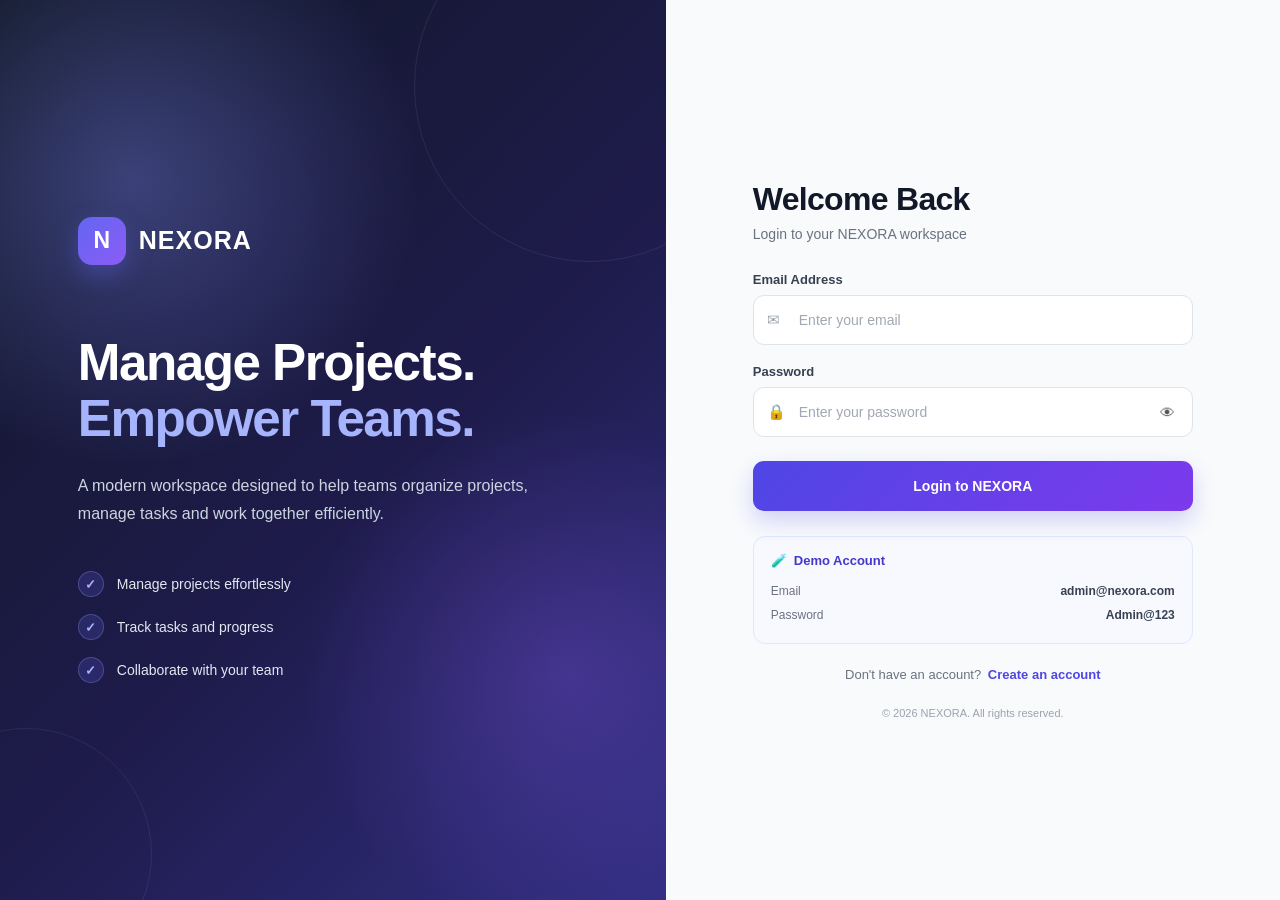
<file: frontend/notifications.html>
<!DOCTYPE html>
<html lang="en">

<head>

    <meta charset="UTF-8">

    <meta
        name="viewport"
        content="width=device-width, initial-scale=1.0"
    >

    <title>NEXORA | Notifications</title>

    <link
        rel="stylesheet"
        href="notifications.css"
    >

</head>


<body>


    <!-- =========================
         SIDEBAR OVERLAY
    ========================== -->

    <div
        class="sidebar-overlay"
        id="sidebarOverlay"
    ></div>



    <!-- =========================
         SIDEBAR
    ========================== -->

    <aside
        class="sidebar"
        id="sidebar"
    >


        <!-- MOBILE CLOSE -->

        <button
            type="button"
            class="sidebar-close"
            id="sidebarClose"
            aria-label="Close navigation"
        >
            ✕
        </button>



        <!-- BRAND -->

        <div class="brand">

            <div class="brand-logo">

                <div class="brand-icon">
                    N
                </div>

                <div class="brand-text">

                    <h2>
                        NEXORA
                    </h2>

                    <span>
                        WORKSPACE
                    </span>

                </div>

            </div>


            <p>
                Manage Projects. Empower Teams.
            </p>

        </div>



        <!-- MAIN MENU -->

        <p class="menu-title">
            MAIN MENU
        </p>


        <a href="dashboard.html">
            📊 Dashboard
        </a>


        <a href="projects.html">
            📁 Projects
        </a>


        <a href="tasks.html">
            ✅ Tasks
        </a>


        <a href="team.html">
            👥 Team
        </a>



        <!-- SYSTEM -->

        <p class="menu-title">
            SYSTEM
        </p>


        <a
            href="notifications.html"
            class="active"
        >
            🔔 Notifications
        </a>


        <a href="analytics.html">
            📈 Analytics
        </a>


        <a href="settings.html">
            ⚙️ Settings
        </a>



        <!-- LOGOUT -->

        <button
            type="button"
            id="logoutBtn"
            class="logout"
        >
            🚪 Logout
        </button>


    </aside>



    <!-- =========================
         MAIN
    ========================== -->

    <main class="main">


        <!-- =========================
             TOPBAR
        ========================== -->

        <header class="topbar">


            <!-- MOBILE MENU -->

            <button
                type="button"
                class="mobile-menu-btn"
                id="mobileMenuBtn"
                aria-label="Open navigation"
            >
                ☰
            </button>



            <!-- TITLE -->

            <div class="topbar-info">

                <h1>
                    Notifications
                </h1>

                <p>
                    Stay updated with your workspace activity.
                </p>

            </div>


        </header>



        <!-- =========================
             NOTIFICATION SUMMARY
        ========================== -->

        <section class="notification-summary">


            <div class="summary-card">

                <div class="summary-icon">
                    🔔
                </div>

                <div>

                    <span>
                        Total Notifications
                    </span>

                    <strong id="totalNotifications">
                        0
                    </strong>

                </div>

            </div>



            <div class="summary-card">

                <div class="summary-icon unread">
                    ●
                </div>

                <div>

                    <span>
                        Unread
                    </span>

                    <strong id="unreadNotifications">
                        0
                    </strong>

                </div>

            </div>



            <div class="summary-card">

                <div class="summary-icon read">
                    ✓
                </div>

                <div>

                    <span>
                        Read
                    </span>

                    <strong id="readNotifications">
                        0
                    </strong>

                </div>

            </div>


        </section>



        <!-- =========================
             NOTIFICATION SECTION
        ========================== -->

        <section class="notification-section">


            <!-- SECTION HEADER -->

            <div class="section-header">


                <div>

                    <h2>
                        Recent Notifications
                    </h2>

                    <p>
                        Latest activity from your workspace.
                    </p>

                </div>



                <!-- ACTIONS -->

                <div class="notification-actions">

                    <button
                        type="button"
                        id="markAllReadBtn"
                        class="secondary-btn"
                    >
                        ✓ Mark All Read
                    </button>

                    <button
                        type="button"
                        id="refreshBtn"
                        class="refresh-btn"
                    >
                        ↻ Refresh
                    </button>

                </div>


            </div>



            <!-- FILTER BAR -->

            <div class="notification-toolbar">


                <div class="notification-search">

                    <span>
                        🔍
                    </span>

                    <input
                        type="text"
                        id="notificationSearch"
                        placeholder="Search notifications..."
                        autocomplete="off"
                    >

                </div>



                <div class="notification-filter">

                    <select id="notificationFilter">

                        <option value="all">
                            All Notifications
                        </option>

                        <option value="unread">
                            Unread
                        </option>

                        <option value="read">
                            Read
                        </option>

                    </select>

                </div>


            </div>



            <!-- =========================
                 NOTIFICATION LIST
            ========================== -->

            <div
                id="notificationList"
                class="notification-list"
            >

                <div class="loading">

                    Loading notifications...

                </div>

            </div>


        </section>


    </main>



    <!-- =========================
         MOBILE SIDEBAR SCRIPT
    ========================== -->

    <script>

        document.addEventListener(
            "DOMContentLoaded",
            function () {

                const sidebar =
                    document.getElementById(
                        "sidebar"
                    );

                const overlay =
                    document.getElementById(
                        "sidebarOverlay"
                    );

                const menuBtn =
                    document.getElementById(
                        "mobileMenuBtn"
                    );

                const closeBtn =
                    document.getElementById(
                        "sidebarClose"
                    );


                function openSidebar() {

                    if (!sidebar || !overlay) {
                        return;
                    }

                    sidebar.classList.add(
                        "mobile-open"
                    );

                    overlay.classList.add(
                        "show"
                    );

                    document.body.style.overflow =
                        "hidden";
                }


                function closeSidebar() {

                    if (!sidebar || !overlay) {
                        return;
                    }

                    sidebar.classList.remove(
                        "mobile-open"
                    );

                    overlay.classList.remove(
                        "show"
                    );

                    document.body.style.overflow =
                        "";
                }


                if (menuBtn) {

                    menuBtn.addEventListener(
                        "click",
                        openSidebar
                    );

                }


                if (closeBtn) {

                    closeBtn.addEventListener(
                        "click",
                        closeSidebar
                    );

                }


                if (overlay) {

                    overlay.addEventListener(
                        "click",
                        closeSidebar
                    );

                }


                document
                    .querySelectorAll(
                        ".sidebar a"
                    )
                    .forEach(
                        function (link) {

                            link.addEventListener(
                                "click",
                                closeSidebar
                            );

                        }
                    );


                document.addEventListener(
                    "keydown",
                    function (event) {

                        if (
                            event.key === "Escape"
                        ) {

                            closeSidebar();

                        }

                    }
                );

            }
        );

    </script>



    <!-- =========================
         NOTIFICATIONS JS
    ========================== -->

    <script src="notifications.js"></script>


</body>

</html>
</file>
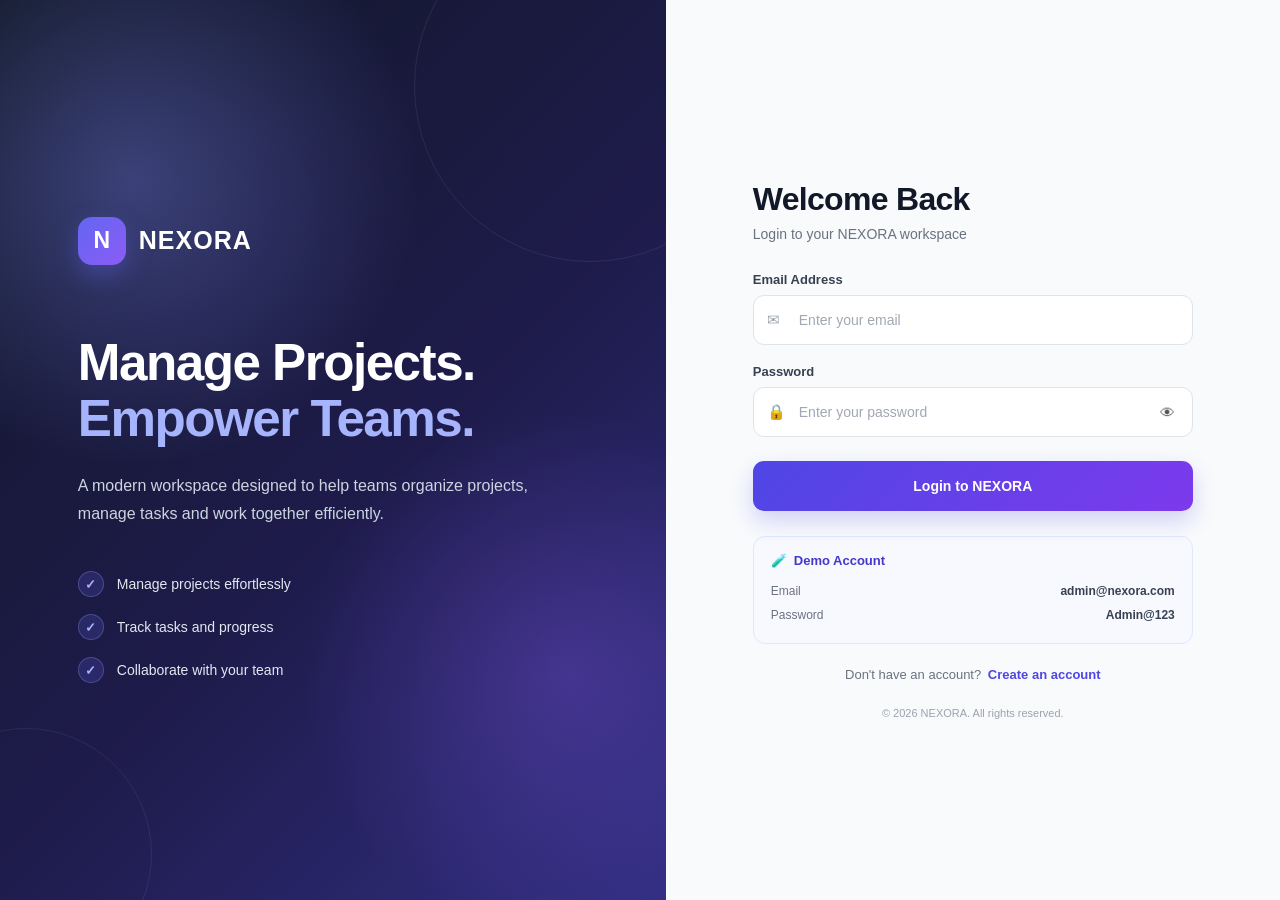
<file: frontend/projects.html>
<!DOCTYPE html>
<html lang="en">

<head>

    <meta charset="UTF-8">

    <meta
        name="viewport"
        content="width=device-width, initial-scale=1.0"
    >

    <title>NEXORA | Projects</title>

    <link rel="stylesheet" href="projects.css">

</head>


<body>


    <!-- =====================================================
         MOBILE SIDEBAR OVERLAY
    ====================================================== -->

    <div
        class="sidebar-overlay"
        id="sidebarOverlay"
    ></div>



    <div class="app-container">


        <!-- =================================================
             SIDEBAR
        ================================================== -->

        <aside
            class="sidebar"
            id="sidebar"
        >


            <!-- MOBILE CLOSE BUTTON -->

            <button
                class="sidebar-close"
                id="sidebarClose"
                type="button"
                aria-label="Close sidebar"
            >
                ✕
            </button>



            <!-- NEXORA BRAND -->

            <div class="brand">

                <div class="brand-logo">

                    <div class="brand-icon">
                        N
                    </div>

                    <div class="brand-text">

                        <h2>
                            NEXORA
                        </h2>

                        <span>
                            WORKSPACE
                        </span>

                    </div>

                </div>


                <p>
                    Manage Projects. Empower Teams.
                </p>

            </div>



            <p class="menu-title">
                MAIN MENU
            </p>



            <!-- NAVIGATION -->

            <nav>


                <a href="dashboard.html">

                    📊 Dashboard

                </a>


                <a
                    href="projects.html"
                    class="active"
                >

                    📁 Projects

                </a>


                <a href="tasks.html">

                    ✅ Tasks

                </a>


                <a href="team.html">

                    👥 Team

                </a>


                <a href="analytics.html">

                    📈 Analytics

                </a>


                <a href="notifications.html">

                    🔔 Notifications

                </a>


                <a href="settings.html">

                    ⚙️ Settings

                </a>


            </nav>



            <!-- SIDEBAR BOTTOM -->

            <div class="sidebar-bottom">


                <a href="dashboard.html">

                    ← Back to Dashboard

                </a>


                <a
                    href="#"
                    onclick="logout()"
                >

                    🚪 Logout

                </a>


            </div>


        </aside>



        <!-- =================================================
             MAIN CONTENT
        ================================================== -->

        <main class="main-content">


            <!-- =================================================
                 TOPBAR
            ================================================== -->

            <header class="topbar">


                <!-- MOBILE MENU BUTTON -->

                <button
                    class="mobile-menu-btn"
                    id="mobileMenuBtn"
                    type="button"
                    aria-label="Open navigation menu"
                >
                    ☰
                </button>



                <div>

                    <h2>
                        Projects
                    </h2>

                    <p>
                        Manage and track your team projects
                    </p>

                </div>



                <!-- CREATE PROJECT -->

                <button
                    class="create-btn"
                    onclick="openProjectModal()"
                >

                    + Create Project

                </button>


            </header>



            <!-- =================================================
                 PROJECT STATISTICS
            ================================================== -->

            <section class="project-stats">


                <!-- TOTAL PROJECTS -->

                <div class="stat-card">

                    <span>
                        Total Projects
                    </span>

                    <strong id="total-projects">
                        0
                    </strong>

                </div>



                <!-- ACTIVE PROJECTS -->

                <div class="stat-card">

                    <span>
                        Active Projects
                    </span>

                    <strong id="active-projects">
                        0
                    </strong>

                </div>



                <!-- COMPLETED PROJECTS -->

                <div class="stat-card">

                    <span>
                        Completed
                    </span>

                    <strong id="completed-projects">
                        0
                    </strong>

                </div>


            </section>



            <!-- =================================================
                 PROJECTS SECTION
            ================================================== -->

            <section class="projects-section">


                <div class="section-header">


                    <div>

                        <h3>
                            All Projects
                        </h3>

                        <p>
                            Your current projects
                        </p>

                    </div>


                </div>



                <!-- PROJECT CONTAINER -->

                <div
                    id="projects-container"
                    class="projects-grid"
                >


                    <div class="loading">

                        Loading projects...

                    </div>


                </div>


            </section>


        </main>


    </div>



    <!-- =====================================================
         CREATE PROJECT MODAL
    ====================================================== -->

    <div
        id="projectModal"
        class="modal"
    >


        <div class="modal-content">


            <!-- MODAL HEADER -->

            <div class="modal-header">


                <div>

                    <h2>
                        Create New Project
                    </h2>

                    <p>
                        Add a new project to your workspace
                    </p>

                </div>


                <button
                    class="close-btn"
                    onclick="closeProjectModal()"
                    type="button"
                >

                    ×

                </button>


            </div>



            <!-- PROJECT FORM -->

            <form id="projectForm">


                <!-- PROJECT NAME -->

                <div class="form-group">


                    <label>
                        Project Name
                    </label>


                    <input
                        type="text"
                        id="projectName"
                        placeholder="Enter project name"
                        required
                    >


                </div>



                <!-- DESCRIPTION -->

                <div class="form-group">


                    <label>
                        Description
                    </label>


                    <textarea
                        id="projectDescription"
                        placeholder="Describe your project"
                        rows="4"
                    ></textarea>


                </div>



                <!-- STATUS + PROGRESS -->

                <div class="form-row">


                    <!-- STATUS -->

                    <div class="form-group">


                        <label>
                            Status
                        </label>


                        <select id="projectStatus">


                            <option value="Active">
                                Active
                            </option>


                            <option value="Planning">
                                Planning
                            </option>


                            <option value="Completed">
                                Completed
                            </option>


                        </select>


                    </div>



                    <!-- PROGRESS -->

                    <div class="form-group">


                        <label>
                            Progress (%)
                        </label>


                        <input
                            type="number"
                            id="projectProgress"
                            min="0"
                            max="100"
                            value="0"
                        >


                    </div>


                </div>



                <!-- DEADLINE -->

                <div class="form-group">


                    <label>
                        Deadline
                    </label>


                    <input
                        type="date"
                        id="projectDeadline"
                    >


                </div>



                <!-- SUBMIT -->

                <button
                    type="submit"
                    class="submit-btn"
                >

                    Create Project

                </button>


                <!-- MESSAGE -->

                <p id="projectMessage"></p>


            </form>


        </div>


    </div>



    <!-- =====================================================
         EDIT PROJECT MODAL
    ====================================================== -->

    <div
        id="editProjectModal"
        class="modal"
    >

        <div class="modal-content">


            <!-- EDIT MODAL HEADER -->

            <div class="modal-header">


                <div>

                    <span class="modal-label">
                        PROJECT UPDATE
                    </span>

                    <h2>
                        Edit Project
                    </h2>

                    <p>
                        Update your project information
                    </p>

                </div>


                <button
                    class="close-btn"
                    onclick="closeEditProjectModal()"
                    type="button"
                >

                    ×

                </button>


            </div>



            <!-- EDIT FORM -->

            <form id="editProjectForm">


                <input
                    type="hidden"
                    id="editProjectId"
                >



                <!-- PROJECT NAME -->

                <div class="form-group">


                    <label for="editProjectName">
                        Project Name
                    </label>


                    <input
                        type="text"
                        id="editProjectName"
                        placeholder="Enter project name"
                        required
                    >


                </div>



                <!-- DESCRIPTION -->

                <div class="form-group">


                    <label for="editProjectDescription">
                        Description
                    </label>


                    <textarea
                        id="editProjectDescription"
                        placeholder="Describe your project"
                        rows="4"
                    ></textarea>


                </div>



                <!-- STATUS + PROGRESS -->

                <div class="form-row">


                    <div class="form-group">


                        <label for="editProjectStatus">
                            Status
                        </label>


                        <select id="editProjectStatus">


                            <option value="Active">
                                Active
                            </option>


                            <option value="Planning">
                                Planning
                            </option>


                            <option value="Completed">
                                Completed
                            </option>


                        </select>


                    </div>



                    <div class="form-group">


                        <label for="editProjectProgress">
                            Progress (%)
                        </label>


                        <input
                            type="number"
                            id="editProjectProgress"
                            min="0"
                            max="100"
                            value="0"
                        >


                    </div>


                </div>



                <!-- DEADLINE -->

                <div class="form-group">


                    <label for="editProjectDeadline">
                        Deadline
                    </label>


                    <input
                        type="date"
                        id="editProjectDeadline"
                    >


                </div>



                <!-- UPDATE -->

                <button
                    type="submit"
                    class="submit-btn"
                >

                    ✓ Update Project

                </button>


                <!-- MESSAGE -->

                <p id="editProjectMessage"></p>


            </form>


        </div>

    </div>



    <!-- =====================================================
         JAVASCRIPT
    ====================================================== -->

    <script src="projects.js"></script>



    <!-- =====================================================
         MOBILE SIDEBAR SCRIPT
    ====================================================== -->

    <script>

        document.addEventListener(
            "DOMContentLoaded",
            function () {

                const mobileMenuBtn =
                    document.getElementById(
                        "mobileMenuBtn"
                    );


                const sidebar =
                    document.getElementById(
                        "sidebar"
                    );


                const sidebarOverlay =
                    document.getElementById(
                        "sidebarOverlay"
                    );


                const sidebarClose =
                    document.getElementById(
                        "sidebarClose"
                    );


                function openSidebar() {

                    if (!sidebar) return;

                    sidebar.classList.add(
                        "mobile-open"
                    );


                    if (sidebarOverlay) {

                        sidebarOverlay.classList.add(
                            "show"
                        );

                    }


                    document.body.classList.add(
                        "sidebar-open"
                    );

                }



                function closeSidebar() {

                    if (!sidebar) return;

                    sidebar.classList.remove(
                        "mobile-open"
                    );


                    if (sidebarOverlay) {

                        sidebarOverlay.classList.remove(
                            "show"
                        );

                    }


                    document.body.classList.remove(
                        "sidebar-open"
                    );

                }



                // OPEN

                if (mobileMenuBtn) {

                    mobileMenuBtn.addEventListener(
                        "click",
                        openSidebar
                    );

                }



                // CLOSE BUTTON

                if (sidebarClose) {

                    sidebarClose.addEventListener(
                        "click",
                        closeSidebar
                    );

                }



                // OVERLAY

                if (sidebarOverlay) {

                    sidebarOverlay.addEventListener(
                        "click",
                        closeSidebar
                    );

                }



                // CLOSE AFTER NAVIGATION

                const sidebarLinks =
                    document.querySelectorAll(
                        ".sidebar nav a"
                    );


                sidebarLinks.forEach(
                    function (link) {

                        link.addEventListener(
                            "click",
                            closeSidebar
                        );

                    }
                );



                // CLOSE ON DESKTOP

                window.addEventListener(
                    "resize",
                    function () {

                        if (
                            window.innerWidth > 750
                        ) {

                            closeSidebar();

                        }

                    }
                );

            }
        );

    </script>


</body>

</html>
</file>
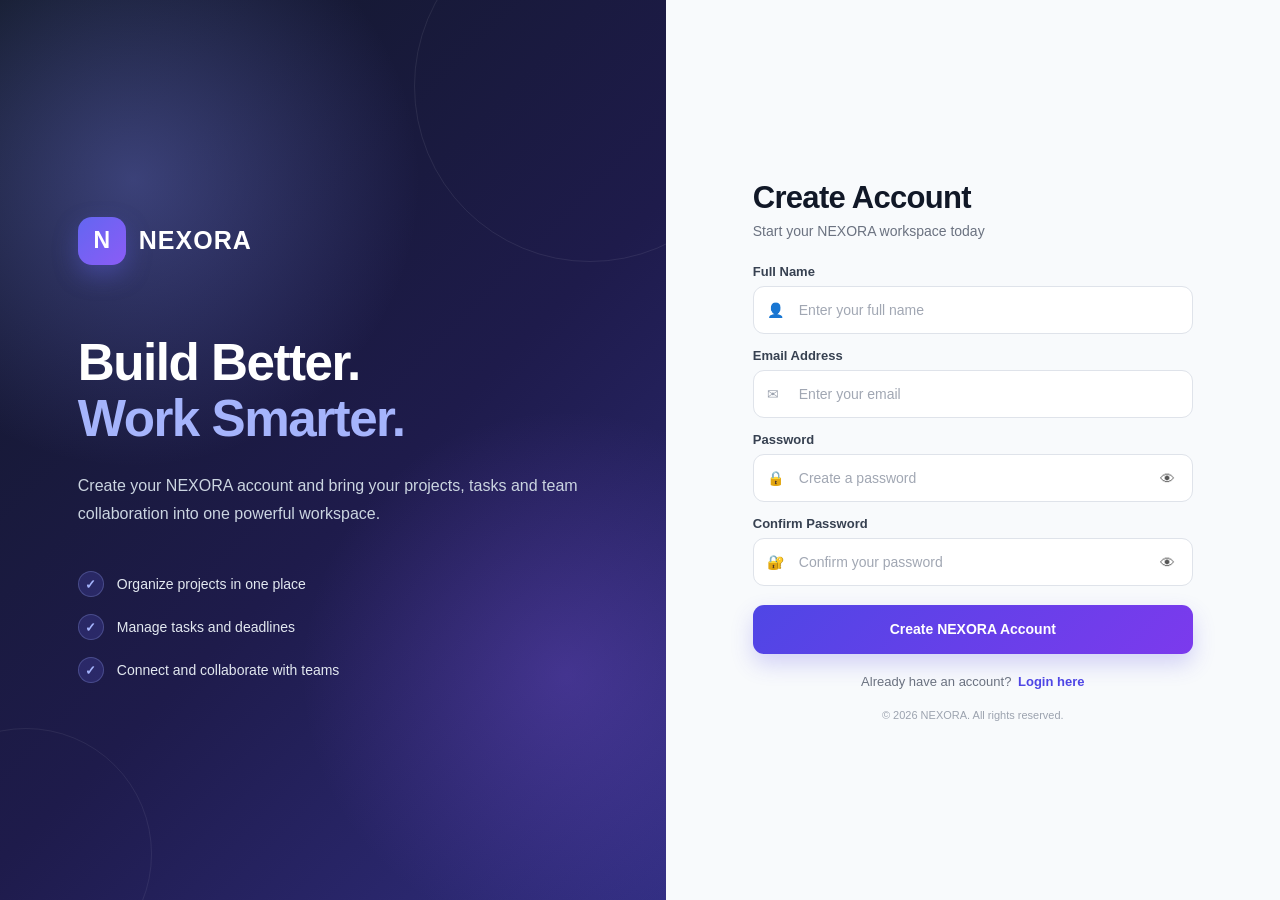
<file: frontend/register.html>
<!DOCTYPE html>
<html lang="en">

<head>
    <meta charset="UTF-8">
    <meta name="viewport" content="width=device-width, initial-scale=1.0">

    <title>NEXORA | Create Account</title>

    <link rel="stylesheet" href="register.css">
</head>

<body>

    <div class="register-page">

        <!-- LEFT BRAND SECTION -->
        <div class="brand-section">

            <div class="brand-content">

                <div class="brand-logo">
                    <div class="brand-icon">N</div>
                    <span>NEXORA</span>
                </div>

                <h2>
                    Build Better.<br>
                    <span>Work Smarter.</span>
                </h2>

                <p>
                    Create your NEXORA account and bring your
                    projects, tasks and team collaboration into
                    one powerful workspace.
                </p>

                <div class="feature-list">

                    <div class="feature">
                        <div class="feature-icon">✓</div>
                        <span>Organize projects in one place</span>
                    </div>

                    <div class="feature">
                        <div class="feature-icon">✓</div>
                        <span>Manage tasks and deadlines</span>
                    </div>

                    <div class="feature">
                        <div class="feature-icon">✓</div>
                        <span>Connect and collaborate with teams</span>
                    </div>

                </div>

            </div>

        </div>


        <!-- REGISTER SECTION -->
        <div class="register-section">

            <div class="register-card">

                <!-- MOBILE LOGO -->
                <div class="mobile-logo">

                    <div class="mobile-logo-icon">
                        N
                    </div>

                    <span>NEXORA</span>

                </div>


                <!-- HEADING -->
                <div class="register-heading">

                    <h1>Create Account</h1>

                    <p>
                        Start your NEXORA workspace today
                    </p>

                </div>


                <!-- REGISTER FORM -->
                <form id="registerForm">

                    <!-- NAME -->
                    <div class="input-group">

                        <label for="name">
                            Full Name
                        </label>

                        <div class="input-wrapper">

                            <span class="input-icon">
                                👤
                            </span>

                            <input
                                type="text"
                                id="name"
                                placeholder="Enter your full name"
                                autocomplete="name"
                                required
                            >

                        </div>

                    </div>


                    <!-- EMAIL -->
                    <div class="input-group">

                        <label for="email">
                            Email Address
                        </label>

                        <div class="input-wrapper">

                            <span class="input-icon">
                                ✉
                            </span>

                            <input
                                type="email"
                                id="email"
                                placeholder="Enter your email"
                                autocomplete="email"
                                required
                            >

                        </div>

                    </div>


                    <!-- PASSWORD -->
                    <div class="input-group">

                        <label for="password">
                            Password
                        </label>

                        <div class="input-wrapper">

                            <span class="input-icon">
                                🔒
                            </span>

                            <input
                                type="password"
                                id="password"
                                placeholder="Create a password"
                                autocomplete="new-password"
                                required
                            >

                            <button
                                type="button"
                                class="password-toggle"
                                id="passwordToggle"
                                aria-label="Show password"
                            >
                                👁
                            </button>

                        </div>

                    </div>


                    <!-- CONFIRM PASSWORD -->
                    <div class="input-group">

                        <label for="confirmPassword">
                            Confirm Password
                        </label>

                        <div class="input-wrapper">

                            <span class="input-icon">
                                🔐
                            </span>

                            <input
                                type="password"
                                id="confirmPassword"
                                placeholder="Confirm your password"
                                autocomplete="new-password"
                                required
                            >

                            <button
                                type="button"
                                class="password-toggle"
                                id="confirmPasswordToggle"
                                aria-label="Show password"
                            >
                                👁
                            </button>

                        </div>

                    </div>


                    <!-- REGISTER BUTTON -->
                    <button
                        type="submit"
                        class="register-btn"
                        id="registerBtn"
                    >

                        <span id="registerBtnText">
                            Create NEXORA Account
                        </span>

                    </button>


                    <!-- MESSAGE -->
                    <p id="registerMessage"></p>

                </form>


                <!-- LOGIN LINK -->
                <p class="login-text">

                    Already have an account?

                    <a href="login.html">
                        Login here
                    </a>

                </p>


                <!-- FOOTER -->
                <p class="footer-text">
                    © 2026 NEXORA. All rights reserved.
                </p>

            </div>

        </div>

    </div>


    <script src="register.js"></script>

</body>

</html>
</file>
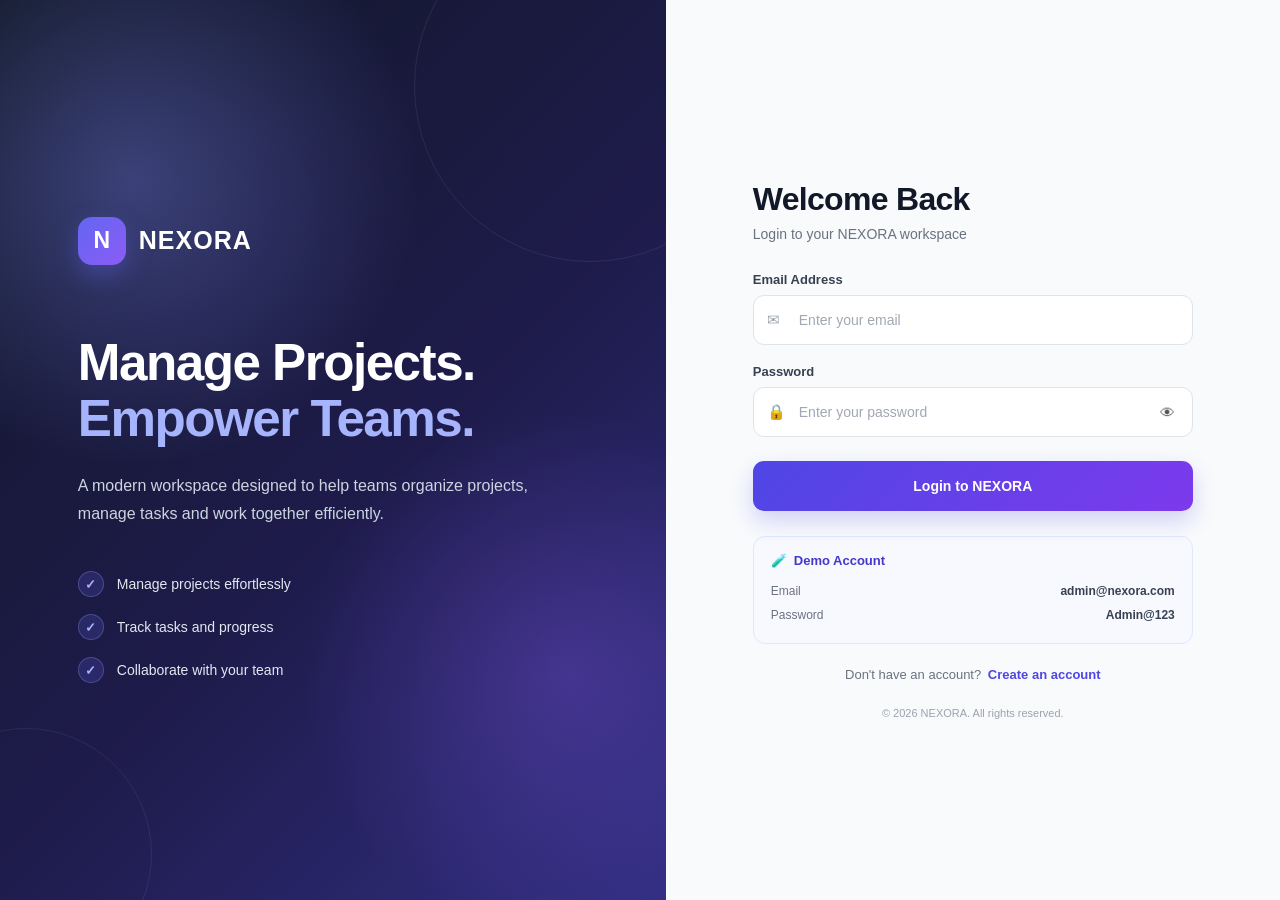
<file: frontend/settings.html>
<!DOCTYPE html>
<html lang="en">

<head>

    <meta charset="UTF-8">

    <meta
        name="viewport"
        content="width=device-width, initial-scale=1.0"
    >

    <title>NEXORA | Settings</title>

    <link
        rel="stylesheet"
        href="dashboard.css"
    >

    <link
        rel="stylesheet"
        href="settings.css"
    >

</head>


<body>


    <!-- =========================
         SIDEBAR
    ========================== -->

    <aside class="sidebar">


        <!-- NEXORA BRAND -->

        <div class="brand">

            <div class="brand-logo">

                <div class="brand-icon">
                    N
                </div>

                <div class="brand-text">

                    <h2>
                        NEXORA
                    </h2>

                    <span>
                        WORKSPACE
                    </span>

                </div>

            </div>


            <p>
                Manage Projects. Empower Teams.
            </p>

        </div>



        <!-- NAVIGATION -->

        <nav>


            <a href="dashboard.html">
                🏠 Dashboard
            </a>


            <a href="projects.html">
                📁 Projects
            </a>


            <a href="tasks.html">
                ✅ Tasks
            </a>


            <a href="team.html">
                👥 Team
            </a>


            <a href="notifications.html">
                🔔 Notifications
            </a>


            <a href="analytics.html">
                📊 Analytics
            </a>


            <a
                href="settings.html"
                class="active"
            >
                ⚙️ Settings
            </a>


        </nav>



        <!-- LOGOUT -->

        <button
            id="logoutBtn"
            class="logout-btn"
            type="button"
        >

            🚪 Logout

        </button>


    </aside>



    <!-- =========================
         MAIN CONTENT
    ========================== -->

    <main class="main-content">


        <!-- HEADER -->

        <header class="topbar">


            <div>

                <h1>
                    Settings
                </h1>

                <p>
                    Manage your NEXORA account and preferences.
                </p>

            </div>


        </header>



        <!-- =========================
             PROFILE
        ========================== -->

        <section class="settings-card">


            <div class="settings-header">


                <div>

                    <h2>
                        👤 Profile
                    </h2>

                    <p>
                        Your account information
                    </p>

                </div>


            </div>



            <!-- PROFILE BOX -->

            <div class="profile-box">


                <div
                    class="profile-avatar"
                    id="profileAvatar"
                >
                    NU
                </div>


                <div class="profile-info">


                    <h3 id="userName">
                        NEXORA User
                    </h3>


                    <p id="userEmail">
                        user@example.com
                    </p>


                    <span id="userRole">
                        Member
                    </span>


                </div>


            </div>



            <!-- PROFILE FORM -->

            <div class="profile-edit-box">


                <div class="profile-field">


                    <label for="profileNameInput">
                        Full Name
                    </label>


                    <input
                        type="text"
                        id="profileNameInput"
                        placeholder="Enter your full name"
                    >


                </div>



                <div class="profile-field">


                    <label for="profileEmailInput">
                        Email Address
                    </label>


                    <input
                        type="email"
                        id="profileEmailInput"
                        placeholder="Enter your email"
                    >


                </div>



                <div class="profile-field">


                    <label for="profileRoleInput">
                        Role
                    </label>


                    <input
                        type="text"
                        id="profileRoleInput"
                        placeholder="Your role"
                        readonly
                    >


                </div>


                <div class="profile-actions">


                    <button
                        type="button"
                        class="secondary-btn"
                        id="cancelProfileBtn"
                    >
                        Cancel
                    </button>


                    <button
                        type="button"
                        class="primary-btn"
                        id="saveProfileBtn"
                    >
                        💾 Save Profile
                    </button>


                </div>


                <p
                    id="profileMessage"
                    class="settings-message"
                ></p>


            </div>


        </section>



        <!-- =========================
             ACCOUNT
        ========================== -->

        <section class="settings-card">


            <div class="settings-header">


                <div>

                    <h2>
                        🔐 Account
                    </h2>

                    <p>
                        Manage your account security
                    </p>

                </div>


            </div>



            <!-- EMAIL -->

            <div class="setting-row">


                <div>

                    <strong>
                        Email Address
                    </strong>

                    <p id="emailDisplay">
                        user@example.com
                    </p>

                </div>


            </div>



            <!-- PASSWORD -->

            <div class="setting-row">


                <div>

                    <strong>
                        Password
                    </strong>

                    <p>
                        Your password is securely protected.
                    </p>

                </div>


                <button
                    class="secondary-btn"
                    id="changePasswordBtn"
                    type="button"
                >

                    Change Password

                </button>


            </div>


        </section>



        <!-- =========================
             NOTIFICATIONS
        ========================== -->

        <section class="settings-card">


            <div class="settings-header">


                <div>

                    <h2>
                        🔔 Notifications
                    </h2>

                    <p>
                        Control your notification preferences
                    </p>

                </div>


            </div>



            <!-- PROJECT NOTIFICATIONS -->

            <div class="setting-row">


                <div>

                    <strong>
                        Project Notifications
                    </strong>

                    <p>
                        Receive notifications when projects are created.
                    </p>

                </div>


                <label class="switch">


                    <input
                        type="checkbox"
                        id="projectNotifications"
                        checked
                    >


                    <span class="slider"></span>


                </label>


            </div>



            <!-- TASK NOTIFICATIONS -->

            <div class="setting-row">


                <div>

                    <strong>
                        Task Notifications
                    </strong>

                    <p>
                        Receive notifications for assigned tasks.
                    </p>

                </div>


                <label class="switch">


                    <input
                        type="checkbox"
                        id="taskNotifications"
                        checked
                    >


                    <span class="slider"></span>


                </label>


            </div>


        </section>



        <!-- =========================
             APPEARANCE
        ========================== -->

        <section class="settings-card">


            <div class="settings-header">


                <div>

                    <h2>
                        🎨 Appearance
                    </h2>

                    <p>
                        Customize your dashboard experience
                    </p>

                </div>


            </div>



            <div class="setting-row">


                <div>

                    <strong>
                        Theme
                    </strong>

                    <p>
                        Choose your preferred interface theme.
                    </p>

                </div>


                <select id="themeSelect">


                    <option value="dark">
                        Dark
                    </option>


                    <option value="light">
                        Light
                    </option>


                </select>


            </div>


        </section>



        <!-- =========================
             DANGER ZONE
        ========================== -->

        <section class="settings-card danger-card">


            <div class="settings-header">


                <div>

                    <h2>
                        🚪 Account Actions
                    </h2>

                    <p>
                        Manage your NEXORA session.
                    </p>

                </div>


            </div>


            <button
                id="logoutSettingsBtn"
                class="danger-btn"
                type="button"
            >

                Logout from NEXORA

            </button>


        </section>


    </main>



    <!-- JAVASCRIPT -->

    <script src="settings.js"></script>


</body>

</html>
</file>
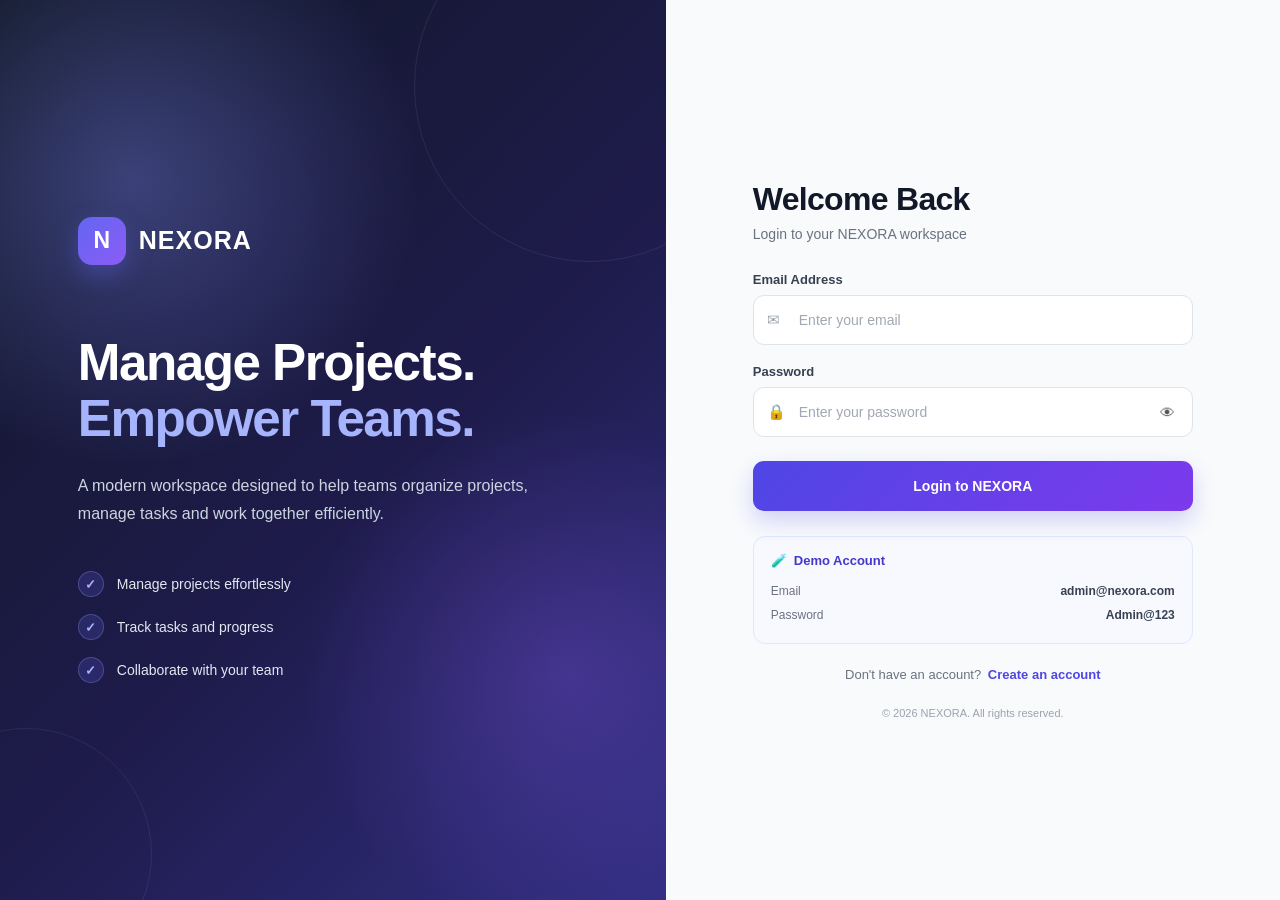
<file: frontend/tasks.html>
<!DOCTYPE html>
<html lang="en">

<head>

    <meta charset="UTF-8">

    <meta
        name="viewport"
        content="width=device-width, initial-scale=1.0"
    >

    <title>NEXORA | Tasks</title>

    <link rel="stylesheet" href="tasks.css">

</head>


<body>


    <!-- MOBILE SIDEBAR OVERLAY -->

    <div
        class="sidebar-overlay"
        id="sidebarOverlay"
    ></div>



    <div class="app-container">


        <!-- =========================
             SIDEBAR
        ========================== -->

        <aside
            class="sidebar"
            id="sidebar"
        >


            <!-- MOBILE CLOSE -->

            <button
                class="sidebar-close"
                id="sidebarClose"
                type="button"
            >
                ✕
            </button>



            <!-- NEXORA BRAND -->

            <div class="brand">

                <div class="brand-logo">

                    <div class="brand-icon">
                        N
                    </div>

                    <div class="brand-text">

                        <h2>
                            NEXORA
                        </h2>

                        <span>
                            WORKSPACE
                        </span>

                    </div>

                </div>


                <p>
                    Manage Projects. Empower Teams.
                </p>

            </div>


            <p class="menu-title">
                MAIN MENU
            </p>


            <!-- NAVIGATION -->

            <nav>

                <a href="dashboard.html">
                    📊 Dashboard
                </a>

                <a href="projects.html">
                    📁 Projects
                </a>

                <a
                    href="tasks.html"
                    class="active"
                >
                    ✅ Tasks
                </a>

                <a href="team.html">
                    👥 Team
                </a>

                <a href="analytics.html">
                    📈 Analytics
                </a>

                <a href="notifications.html">
                    🔔 Notifications
                </a>

                <a href="settings.html">
                    ⚙️ Settings
                </a>

            </nav>


            <!-- SIDEBAR BOTTOM -->

            <div class="sidebar-bottom">

                <a href="dashboard.html">
                    ← Back to Dashboard
                </a>

                <a
                    href="#"
                    onclick="logout()"
                >
                    🚪 Logout
                </a>

            </div>


        </aside>



        <!-- =========================
             MAIN CONTENT
        ========================== -->

        <main class="main-content">


            <!-- TOP BAR -->

            <header class="topbar">


                <!-- MOBILE MENU -->

                <button
                    class="mobile-menu-btn"
                    id="mobileMenuBtn"
                    type="button"
                >
                    ☰
                </button>


                <div>

                    <h2>
                        Tasks
                    </h2>

                    <p>
                        Plan, organize and track your work
                    </p>

                </div>


                <button
                    class="create-btn"
                    onclick="openTaskModal()"
                >
                    + Create Task
                </button>


            </header>



            <!-- =========================
                 TASK STATISTICS
            ========================== -->

            <section class="task-stats">


                <div class="stat-card">

                    <span>
                        Total Tasks
                    </span>

                    <strong id="total-tasks">
                        0
                    </strong>

                </div>


                <div class="stat-card">

                    <span>
                        To Do
                    </span>

                    <strong id="todo-tasks">
                        0
                    </strong>

                </div>


                <div class="stat-card">

                    <span>
                        In Progress
                    </span>

                    <strong id="progress-tasks">
                        0
                    </strong>

                </div>


                <div class="stat-card">

                    <span>
                        Completed
                    </span>

                    <strong id="completed-tasks">
                        0
                    </strong>

                </div>


            </section>



            <!-- =========================
                 SEARCH & FILTERS
            ========================== -->

            <section class="task-filters">


                <!-- SEARCH -->

                <div class="search-box">

                    <span class="search-icon">
                        🔎
                    </span>

                    <input
                        type="text"
                        id="taskSearch"
                        placeholder="Search tasks, descriptions or assignees..."
                    >

                </div>



                <!-- STATUS -->

                <select id="statusFilter">

                    <option value="">
                        All Status
                    </option>

                    <option value="To Do">
                        To Do
                    </option>

                    <option value="In Progress">
                        In Progress
                    </option>

                    <option value="Completed">
                        Completed
                    </option>

                </select>



                <!-- PRIORITY -->

                <select id="priorityFilter">

                    <option value="">
                        All Priority
                    </option>

                    <option value="High">
                        High
                    </option>

                    <option value="Medium">
                        Medium
                    </option>

                    <option value="Low">
                        Low
                    </option>

                </select>



                <!-- PROJECT -->

                <select id="projectFilter">

                    <option value="">
                        All Projects
                    </option>

                </select>



                <!-- CLEAR -->

                <button
                    type="button"
                    id="clearTaskFilters"
                    class="clear-filter-btn"
                >
                    ✕ Clear
                </button>


            </section>



            <!-- =========================
                 KANBAN BOARD
            ========================== -->

            <section class="kanban-board">


                <!-- TO DO -->

                <div class="kanban-column">

                    <div class="column-header">

                        <div>

                            <span
                                class="column-dot todo-dot"
                            ></span>

                            <h3>
                                To Do
                            </h3>

                        </div>

                        <span id="todo-count">
                            0
                        </span>

                    </div>


                    <div
                        id="todo-container"
                        class="task-list"
                    ></div>

                </div>



                <!-- IN PROGRESS -->

                <div class="kanban-column">

                    <div class="column-header">

                        <div>

                            <span
                                class="column-dot progress-dot"
                            ></span>

                            <h3>
                                In Progress
                            </h3>

                        </div>

                        <span id="progress-count">
                            0
                        </span>

                    </div>


                    <div
                        id="progress-container"
                        class="task-list"
                    ></div>

                </div>



                <!-- COMPLETED -->

                <div class="kanban-column">

                    <div class="column-header">

                        <div>

                            <span
                                class="column-dot completed-dot"
                            ></span>

                            <h3>
                                Completed
                            </h3>

                        </div>

                        <span id="completed-count">
                            0
                        </span>

                    </div>


                    <div
                        id="completed-container"
                        class="task-list"
                    ></div>

                </div>


            </section>


        </main>


    </div>



    <!-- =========================
         CREATE TASK MODAL
    ========================== -->

    <div
        id="taskModal"
        class="modal"
    >

        <div class="modal-content">


            <div class="modal-header">

                <div>

                    <h2>
                        Create New Task
                    </h2>

                    <p>
                        Add a task to your project
                    </p>

                </div>


                <button
                    type="button"
                    class="close-btn"
                    onclick="closeTaskModal()"
                >
                    ×
                </button>

            </div>



            <form id="taskForm">


                <div class="form-group">

                    <label>
                        Task Title
                    </label>

                    <input
                        type="text"
                        id="taskTitle"
                        placeholder="Enter task title"
                        required
                    >

                </div>


                <div class="form-group">

                    <label>
                        Description
                    </label>

                    <textarea
                        id="taskDescription"
                        placeholder="Describe the task"
                        rows="4"
                    ></textarea>

                </div>


                <div class="form-row">


                    <div class="form-group">

                        <label>
                            Status
                        </label>

                        <select id="taskStatus">

                            <option value="To Do">
                                To Do
                            </option>

                            <option value="In Progress">
                                In Progress
                            </option>

                            <option value="Completed">
                                Completed
                            </option>

                        </select>

                    </div>


                    <div class="form-group">

                        <label>
                            Priority
                        </label>

                        <select id="taskPriority">

                            <option value="Low">
                                Low
                            </option>

                            <option
                                value="Medium"
                                selected
                            >
                                Medium
                            </option>

                            <option value="High">
                                High
                            </option>

                        </select>

                    </div>


                </div>


                <div class="form-group">

                    <label>
                        Project
                    </label>

                    <select
                        id="taskProject"
                        required
                    >

                        <option value="">
                            Select Project
                        </option>

                    </select>

                </div>


                <div class="form-group">

                    <label>
                        Assign To
                    </label>

                    <select id="taskAssignee">

                        <option value="">
                            Unassigned
                        </option>

                    </select>

                </div>


                <div class="form-group">

                    <label>
                        Due Date
                    </label>

                    <input
                        type="date"
                        id="taskDueDate"
                    >

                </div>


                <button
                    type="submit"
                    class="submit-btn"
                >
                    Create Task
                </button>


                <p id="taskMessage"></p>


            </form>


        </div>

    </div>



    <!-- =========================
         EDIT TASK MODAL
    ========================== -->

    <div
        id="editTaskModal"
        class="modal"
    >

        <div class="modal-content">


            <div class="modal-header">

                <div>

                    <h2>
                        Edit Task
                    </h2>

                    <p>
                        Update task information
                    </p>

                </div>


                <button
                    type="button"
                    class="close-btn"
                    onclick="closeEditTaskModal()"
                >
                    ×
                </button>

            </div>


            <form id="editTaskForm">


                <input
                    type="hidden"
                    id="editTaskId"
                >


                <div class="form-group">

                    <label for="editTaskTitle">
                        Task Title
                    </label>

                    <input
                        type="text"
                        id="editTaskTitle"
                        placeholder="Enter task title"
                        required
                    >

                </div>


                <div class="form-group">

                    <label for="editTaskDescription">
                        Description
                    </label>

                    <textarea
                        id="editTaskDescription"
                        placeholder="Enter task description"
                        rows="4"
                    ></textarea>

                </div>


                <div class="form-group">

                    <label for="editTaskStatus">
                        Status
                    </label>

                    <select id="editTaskStatus">

                        <option value="To Do">
                            To Do
                        </option>

                        <option value="In Progress">
                            In Progress
                        </option>

                        <option value="Completed">
                            Completed
                        </option>

                    </select>

                </div>


                <div class="form-group">

                    <label for="editTaskPriority">
                        Priority
                    </label>

                    <select id="editTaskPriority">

                        <option value="Low">
                            Low
                        </option>

                        <option value="Medium">
                            Medium
                        </option>

                        <option value="High">
                            High
                        </option>

                    </select>

                </div>


                <div class="form-group">

                    <label for="editTaskProject">
                        Project
                    </label>

                    <select id="editTaskProject">

                        <option value="">
                            Select Project
                        </option>

                    </select>

                </div>


                <div class="form-group">

                    <label for="editTaskAssignee">
                        Assignee
                    </label>

                    <select id="editTaskAssignee">

                        <option value="">
                            Unassigned
                        </option>

                    </select>

                </div>


                <div class="form-group">

                    <label for="editTaskDueDate">
                        Due Date
                    </label>

                    <input
                        type="date"
                        id="editTaskDueDate"
                    >

                </div>


                <div
                    id="editTaskMessage"
                    class="form-message"
                ></div>


                <div class="modal-actions">


                    <button
                        type="button"
                        class="cancel-btn"
                        onclick="closeEditTaskModal()"
                    >
                        Cancel
                    </button>


                    <button
                        type="submit"
                        class="submit-btn"
                    >
                        Save Changes
                    </button>


                </div>


            </form>


        </div>

    </div>



    <!-- JAVASCRIPT -->

    <script src="tasks.js"></script>



    <!-- MOBILE SIDEBAR -->

    <script>

        document.addEventListener(
            "DOMContentLoaded",
            function () {

                const menuBtn =
                    document.getElementById(
                        "mobileMenuBtn"
                    );

                const sidebar =
                    document.getElementById(
                        "sidebar"
                    );

                const overlay =
                    document.getElementById(
                        "sidebarOverlay"
                    );

                const closeBtn =
                    document.getElementById(
                        "sidebarClose"
                    );


                function openSidebar() {

                    if (!sidebar) return;

                    sidebar.classList.add(
                        "mobile-open"
                    );

                    if (overlay) {

                        overlay.classList.add(
                            "show"
                        );

                    }

                    document.body.classList.add(
                        "sidebar-open"
                    );

                }


                function closeSidebar() {

                    if (!sidebar) return;

                    sidebar.classList.remove(
                        "mobile-open"
                    );

                    if (overlay) {

                        overlay.classList.remove(
                            "show"
                        );

                    }

                    document.body.classList.remove(
                        "sidebar-open"
                    );

                }


                if (menuBtn) {

                    menuBtn.addEventListener(
                        "click",
                        openSidebar
                    );

                }


                if (closeBtn) {

                    closeBtn.addEventListener(
                        "click",
                        closeSidebar
                    );

                }


                if (overlay) {

                    overlay.addEventListener(
                        "click",
                        closeSidebar
                    );

                }


                const links =
                    document.querySelectorAll(
                        ".sidebar nav a"
                    );

                links.forEach(
                    link => {

                        link.addEventListener(
                            "click",
                            closeSidebar
                        );

                    }
                );


                window.addEventListener(
                    "resize",
                    function () {

                        if (
                            window.innerWidth > 750
                        ) {

                            closeSidebar();

                        }

                    }
                );

            }
        );

    </script>


</body>

</html>
</file>
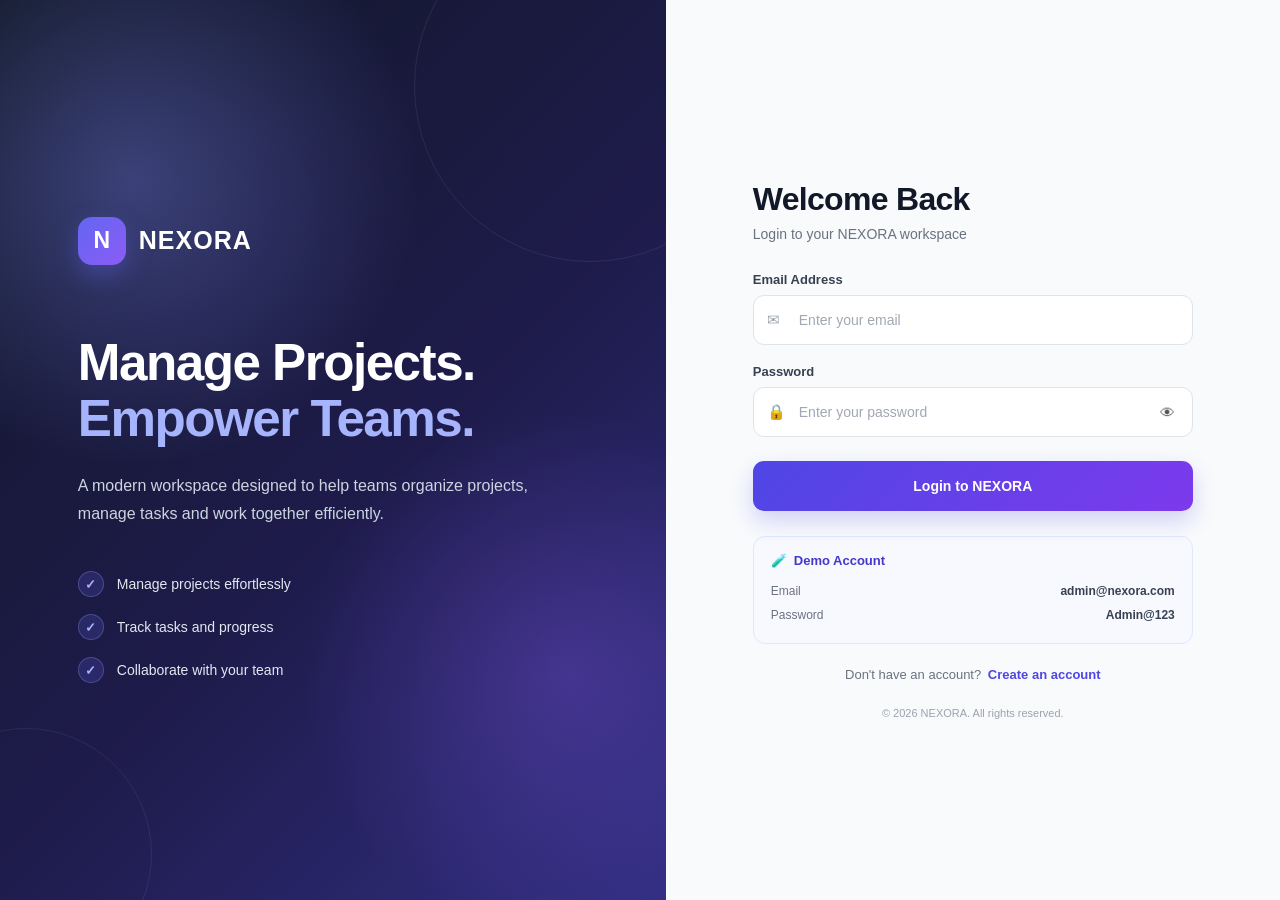
<file: frontend/team.html>
<!DOCTYPE html>
<html lang="en">

<head>

    <meta charset="UTF-8">

    <meta
        name="viewport"
        content="width=device-width, initial-scale=1.0"
    >

    <title>NEXORA | Team</title>

    <link rel="stylesheet" href="team.css">

</head>


<body>


    <!-- =========================
         MOBILE SIDEBAR OVERLAY
    ========================== -->

    <div
        class="sidebar-overlay"
        id="sidebarOverlay"
    ></div>



    <!-- =========================
         SIDEBAR
    ========================== -->

    <aside
        class="sidebar"
        id="sidebar"
    >


        <!-- MOBILE CLOSE BUTTON -->

        <button
            type="button"
            class="sidebar-close"
            id="sidebarClose"
            aria-label="Close navigation"
        >
            ✕
        </button>



        <!-- =========================
             NEXORA BRAND
        ========================== -->

        <div class="brand">

            <div class="brand-logo">

                <div class="brand-icon">
                    N
                </div>

                <div class="brand-text">

                    <h2>
                        NEXORA
                    </h2>

                    <span>
                        WORKSPACE
                    </span>

                </div>

            </div>


            <p>
                Manage Projects. Empower Teams.
            </p>

        </div>



        <!-- =========================
             MAIN MENU
        ========================== -->

        <p class="menu-title">
            MAIN MENU
        </p>


        <a href="dashboard.html">
            📊 Dashboard
        </a>


        <a href="projects.html">
            📁 Projects
        </a>


        <a href="tasks.html">
            ✅ Tasks
        </a>


        <a
            href="team.html"
            class="active"
        >
            👥 Team
        </a>



        <!-- =========================
             SYSTEM
        ========================== -->

        <p class="menu-title">
            SYSTEM
        </p>


        <a href="notifications.html">
            🔔 Notifications
        </a>


        <a href="analytics.html">
            📈 Analytics
        </a>


        <a href="settings.html">
            ⚙️ Settings
        </a>



        <!-- =========================
             LOGOUT
        ========================== -->

        <button
            type="button"
            id="logoutBtn"
            class="logout"
        >

            🚪 Logout

        </button>


    </aside>



    <!-- =========================
         MAIN CONTENT
    ========================== -->

    <main class="main">


        <!-- =========================
             TOPBAR
        ========================== -->

        <header class="topbar">


            <!-- MOBILE MENU BUTTON -->

            <button
                type="button"
                class="mobile-menu-btn"
                id="mobileMenuBtn"
                aria-label="Open navigation"
            >
                ☰
            </button>



            <!-- PAGE TITLE -->

            <div class="topbar-info">

                <h1>
                    Team Management
                </h1>

                <p>
                    Manage your team members and project assignments.
                </p>

            </div>



            <!-- ADD MEMBER -->

            <button
                type="button"
                class="add-btn"
                onclick="openTeamModal()"
            >

                + Add Team Member

            </button>


        </header>



        <!-- =========================
             STATS
        ========================== -->

        <section class="stats">


            <!-- TOTAL MEMBERS -->

            <div class="stat-card">

                <div class="icon">
                    👥
                </div>

                <div>

                    <span>
                        Total Members
                    </span>

                    <h2 id="totalMembers">
                        0
                    </h2>

                </div>

            </div>



            <!-- PROJECTS -->

            <div class="stat-card">

                <div class="icon">
                    📁
                </div>

                <div>

                    <span>
                        Projects
                    </span>

                    <h2 id="totalProjects">
                        0
                    </h2>

                </div>

            </div>



            <!-- ASSIGNMENTS -->

            <div class="stat-card">

                <div class="icon">
                    💼
                </div>

                <div>

                    <span>
                        Assignments
                    </span>

                    <h2 id="totalAssignments">
                        0
                    </h2>

                </div>

            </div>


        </section>



        <!-- =========================
             TEAM SECTION
        ========================== -->

        <section class="team-section">


            <!-- SECTION HEADER -->

            <div class="section-header">


                <div class="section-title">

                    <h2>
                        Team Members
                    </h2>

                    <p>
                        People working across your projects
                    </p>

                </div>



                <!-- SEARCH -->

                <div class="search-box">

                    <span>
                        🔍
                    </span>

                    <input
                        type="text"
                        id="searchTeam"
                        placeholder="Search team members..."
                        autocomplete="off"
                    >

                </div>


            </div>



            <!-- =========================
                 TEAM GRID
            ========================== -->

            <div
                id="teamGrid"
                class="team-grid"
            >

                <div class="loading">

                    Loading team members...

                </div>

            </div>


        </section>


    </main>



    <!-- =========================
         ADD MEMBER MODAL
    ========================== -->

    <div
        id="teamModal"
        class="modal"
        aria-hidden="true"
    >


        <div
            class="modal-content"
            role="dialog"
            aria-modal="true"
            aria-labelledby="teamModalTitle"
        >


            <!-- MODAL HEADER -->

            <div class="modal-header">


                <div>

                    <h2 id="teamModalTitle">
                        Add Team Member
                    </h2>

                    <p>
                        Assign a user to a project.
                    </p>

                </div>



                <!-- CLOSE -->

                <button
                    type="button"
                    class="modal-close"
                    onclick="closeTeamModal()"
                    aria-label="Close modal"
                >

                    ×

                </button>


            </div>



            <!-- =========================
                 TEAM FORM
            ========================== -->

            <form id="teamForm">


                <!-- USER -->

                <div class="form-group">

                    <label for="userSelect">
                        Select User
                    </label>

                    <select
                        id="userSelect"
                        required
                    >

                        <option value="">
                            Choose user
                        </option>

                    </select>

                </div>



                <!-- PROJECT -->

                <div class="form-group">

                    <label for="projectSelect">
                        Select Project
                    </label>

                    <select
                        id="projectSelect"
                        required
                    >

                        <option value="">
                            Choose project
                        </option>

                    </select>

                </div>



                <!-- FORM MESSAGE -->

                <p
                    id="teamMessage"
                    class="team-message"
                ></p>



                <!-- =========================
                     FORM ACTIONS
                ========================== -->

                <div class="form-actions">


                    <button
                        type="button"
                        class="cancel-btn"
                        onclick="closeTeamModal()"
                    >

                        Cancel

                    </button>


                    <button
                        type="submit"
                        class="save-btn"
                    >

                        Add Member

                    </button>


                </div>


            </form>


        </div>


    </div>



    <!-- =========================
         MOBILE SIDEBAR SCRIPT
    ========================== -->

    <script>

        document.addEventListener(
            "DOMContentLoaded",
            function () {

                const sidebar =
                    document.getElementById(
                        "sidebar"
                    );

                const overlay =
                    document.getElementById(
                        "sidebarOverlay"
                    );

                const menuBtn =
                    document.getElementById(
                        "mobileMenuBtn"
                    );

                const closeBtn =
                    document.getElementById(
                        "sidebarClose"
                    );


                function openSidebar() {

                    if (!sidebar || !overlay) {
                        return;
                    }

                    sidebar.classList.add(
                        "mobile-open"
                    );

                    overlay.classList.add(
                        "show"
                    );

                    document.body.style.overflow =
                        "hidden";
                }


                function closeSidebar() {

                    if (!sidebar || !overlay) {
                        return;
                    }

                    sidebar.classList.remove(
                        "mobile-open"
                    );

                    overlay.classList.remove(
                        "show"
                    );

                    document.body.style.overflow =
                        "";
                }


                if (menuBtn) {

                    menuBtn.addEventListener(
                        "click",
                        openSidebar
                    );

                }


                if (closeBtn) {

                    closeBtn.addEventListener(
                        "click",
                        closeSidebar
                    );

                }


                if (overlay) {

                    overlay.addEventListener(
                        "click",
                        closeSidebar
                    );

                }


                const sidebarLinks =
                    document.querySelectorAll(
                        ".sidebar a"
                    );


                sidebarLinks.forEach(
                    function (link) {

                        link.addEventListener(
                            "click",
                            closeSidebar
                        );

                    }
                );


                document.addEventListener(
                    "keydown",
                    function (event) {

                        if (
                            event.key === "Escape"
                        ) {

                            closeSidebar();

                        }

                    }
                );

            }
        );

    </script>



    <!-- =========================
         TEAM JAVASCRIPT
    ========================== -->

    <script src="team.js"></script>


</body>

</html>
</file>
<file: frontend/style.css>
* {
    margin: 0;
    padding: 0;
    box-sizing: border-box;
}

html {
    scroll-behavior: smooth;
}

body {
    font-family: Arial, Helvetica, sans-serif;
    background: #07111f;
    color: #ffffff;
    line-height: 1.6;
}


/* ================= NAVBAR ================= */

.navbar {
    height: 80px;
    padding: 0 7%;
    display: flex;
    align-items: center;
    justify-content: space-between;

    border-bottom: 1px solid rgba(255,255,255,0.08);

    background: rgba(7,17,31,0.92);
    backdrop-filter: blur(15px);

    position: sticky;
    top: 0;
    z-index: 100;
}

.logo {
    font-size: 25px;
    font-weight: 800;
    letter-spacing: 2px;
}

.logo span,
.footer-logo span {
    color: #4f9cff;
}

.navbar nav {
    display: flex;
    gap: 35px;
}

.navbar nav a,
.footer-links a {
    color: #aab6c7;
    text-decoration: none;
    font-size: 14px;
    transition: 0.3s;
}

.navbar nav a:hover,
.footer-links a:hover {
    color: #ffffff;
}

.nav-buttons {
    display: flex;
    gap: 12px;
}

button {
    border: none;
    cursor: pointer;
    font-weight: 600;
}

.login-btn {
    background: transparent;
    color: #ffffff;
    padding: 12px 20px;
}

.start-btn {
    background: #ffffff;
    color: #07111f;
    padding: 12px 22px;
    border-radius: 8px;
}


/* ================= HERO ================= */

.hero {
    min-height: 720px;
    padding: 90px 7%;

    display: grid;
    grid-template-columns: 1fr 1fr;
    align-items: center;
    gap: 70px;

    background:
        radial-gradient(circle at 20% 20%, rgba(48,120,255,0.16), transparent 35%),
        radial-gradient(circle at 80% 40%, rgba(91,55,255,0.13), transparent 30%);
}

.badge {
    display: inline-block;
    padding: 8px 14px;

    border: 1px solid rgba(255,255,255,0.12);
    border-radius: 30px;

    color: #8ebcff;
    background: rgba(255,255,255,0.04);

    font-size: 13px;
    margin-bottom: 25px;
}

.hero h1 {
    font-size: clamp(48px, 6vw, 78px);
    line-height: 1.05;
    letter-spacing: -3px;
    margin-bottom: 25px;
}

.hero h1 span,
.section-heading h2 span,
.solution-content h2 span,
.cta h2 span {
    color: #4f9cff;
}

.hero-content > p {
    max-width: 600px;
    color: #9caabc;
    font-size: 17px;
    margin-bottom: 32px;
}

.hero-buttons {
    display: flex;
    gap: 14px;
}

.primary-btn {
    background: #4f9cff;
    color: white;

    padding: 15px 24px;
    border-radius: 8px;

    font-size: 14px;

    transition: 0.3s;
}

.primary-btn:hover {
    transform: translateY(-2px);
    box-shadow: 0 10px 30px rgba(79,156,255,0.25);
}

.secondary-btn {
    background: rgba(255,255,255,0.06);
    color: white;

    padding: 15px 24px;
    border-radius: 8px;
}

.trusted {
    display: flex;
    gap: 20px;
    flex-wrap: wrap;

    color: #78869a;
    font-size: 12px;

    margin-top: 35px;
}

.trusted span {
    color: #4f9cff;
}


/* ================= DASHBOARD ================= */

.dashboard-preview {
    padding: 25px;

    background: #0d1a2b;

    border: 1px solid rgba(255,255,255,0.1);
    border-radius: 18px;

    box-shadow: 0 30px 80px rgba(0,0,0,0.35);

    transform: perspective(1000px) rotateY(-4deg);
}

.dashboard-top {
    display: flex;
    justify-content: space-between;
    align-items: center;

    margin-bottom: 25px;
}

.dashboard-top small,
.stat-card small,
.project-info small {
    color: #758398;
}

.dashboard-top h3 {
    margin-top: 3px;
}

.avatar {
    width: 40px;
    height: 40px;

    display: flex;
    align-items: center;
    justify-content: center;

    border-radius: 50%;
    background: #4f9cff;
    font-weight: bold;
}

.stats {
    display: grid;
    grid-template-columns: repeat(3,1fr);
    gap: 12px;

    margin-bottom: 20px;
}

.stat-card {
    padding: 16px;

    background: #101f32;
    border-radius: 10px;
}

.stat-card strong {
    display: block;
    font-size: 25px;
    margin: 5px 0;
}

.stat-card span {
    color: #4fce8b;
    font-size: 11px;
}

.project-box {
    padding: 18px;

    background: #101f32;
    border-radius: 12px;
}

.project-header {
    display: flex;
    justify-content: space-between;
    margin-bottom: 20px;
}

.project-header span {
    color: #4f9cff;
    font-size: 12px;
}

.project {
    display: grid;
    grid-template-columns: 1.5fr 1fr 40px;

    gap: 15px;
    align-items: center;

    padding: 15px 0;

    border-top: 1px solid rgba(255,255,255,0.06);
}

.project-info {
    display: flex;
    align-items: center;
    gap: 10px;
}

.project-info strong {
    display: block;
    font-size: 13px;
}

.project-icon {
    width: 35px;
    height: 35px;

    display: flex;
    align-items: center;
    justify-content: center;

    border-radius: 8px;
    background: #1d3450;
    color: #70aaff;
}

.progress {
    height: 6px;
    background: #1d2a3b;
    border-radius: 10px;
    overflow: hidden;
}

.progress-bar {
    height: 100%;
    border-radius: 10px;
    background: #4f9cff;
}

.progress-bar.one {
    width: 82%;
}

.progress-bar.two {
    width: 64%;
}

.progress-bar.three {
    width: 45%;
}

.project > span {
    color: #8fa0b5;
    font-size: 11px;
}


/* ================= FEATURES ================= */

.features {
    padding: 110px 7%;
    background: #091523;
}

.section-heading {
    text-align: center;
    max-width: 700px;
    margin: auto;
}

.mini-title {
    color: #4f9cff;
    font-size: 11px;
    font-weight: bold;
    letter-spacing: 2px;
    margin-bottom: 15px;
}

.section-heading h2 {
    font-size: 45px;
    line-height: 1.15;
    margin-bottom: 18px;
}

.section-heading p {
    color: #8290a3;
}

.feature-grid {
    max-width: 1100px;
    margin: 60px auto 0;

    display: grid;
    grid-template-columns: repeat(4,1fr);
    gap: 18px;
}

.feature-card {
    padding: 30px 24px;

    background: #0d1a2b;

    border: 1px solid rgba(255,255,255,0.07);
    border-radius: 12px;

    transition: 0.3s;
}

.feature-card:hover {
    transform: translateY(-6px);
    border-color: rgba(79,156,255,0.4);
}

.feature-icon {
    width: 45px;
    height: 45px;

    display: flex;
    align-items: center;
    justify-content: center;

    background: rgba(79,156,255,0.1);
    color: #4f9cff;

    border-radius: 10px;

    margin-bottom: 22px;
}

.feature-card h3 {
    font-size: 16px;
    margin-bottom: 10px;
}

.feature-card p {
    color: #78869a;
    font-size: 13px;
}


/* ================= SOLUTIONS ================= */

.solutions {
    padding: 120px 7%;

    display: grid;
    grid-template-columns: 1fr 1fr;

    gap: 100px;
    align-items: center;
}

.solution-content {
    max-width: 550px;
}

.solution-content h2 {
    font-size: 55px;
    line-height: 1.05;
    margin-bottom: 25px;
}

.solution-content > p {
    color: #8794a7;
    margin-bottom: 30px;
}

.check-list {
    display: grid;
    gap: 14px;
    color: #b7c2d0;
    font-size: 14px;
}

.check-list div::first-letter {
    color: #4f9cff;
}

.solution-card {
    padding: 50px;

    border-radius: 20px;

    background:
        radial-gradient(circle at top right, rgba(79,156,255,0.18), transparent 40%),
        #0d1a2b;

    border: 1px solid rgba(255,255,255,0.08);

    text-align: center;
}

.circle {
    width: 80px;
    height: 80px;

    display: flex;
    align-items: center;
    justify-content: center;

    margin: auto;

    border-radius: 50%;

    background: #4f9cff;

    font-size: 30px;
    font-weight: bold;

    box-shadow: 0 0 50px rgba(79,156,255,0.3);
}

.solution-card h3 {
    font-size: 30px;
    margin-top: 25px;
}

.solution-card p {
    color: #7f8da0;
}

.solution-line {
    height: 1px;
    background: rgba(255,255,255,0.08);
    margin: 35px 0;
}

.solution-stats {
    display: flex;
    justify-content: space-around;
}

.solution-stats strong {
    display: block;
    font-size: 28px;
    color: #4f9cff;
}

.solution-stats small {
    color: #7f8da0;
}


/* ================= CTA ================= */

.cta {
    margin: 0 7% 100px;
    padding: 60px;

    display: flex;
    align-items: center;
    justify-content: space-between;

    border-radius: 20px;

    background:
        linear-gradient(120deg, #0e2239, #0b1726);

    border: 1px solid rgba(255,255,255,0.08);
}

.cta h2 {
    font-size: 42px;
    line-height: 1.1;
    margin-bottom: 12px;
}

.cta p {
    color: #7f8da0;
}


/* ================= FOOTER ================= */

footer {
    padding: 35px 7%;

    border-top: 1px solid rgba(255,255,255,0.07);

    display: flex;
    align-items: center;
    justify-content: space-between;

    color: #68778b;
    font-size: 12px;
}

.footer-logo {
    color: white;
    font-weight: bold;
    font-size: 18px;
}

.footer-links {
    display: flex;
    gap: 20px;
}


/* ================= RESPONSIVE ================= */

@media (max-width: 1000px) {

    .hero {
        grid-template-columns: 1fr;
    }

    .feature-grid {
        grid-template-columns: repeat(2,1fr);
    }

    .solutions {
        grid-template-columns: 1fr;
    }

}

@media (max-width: 700px) {

    .navbar nav,
    .nav-buttons {
        display: none;
    }

    .hero {
        padding: 60px 5%;
    }

    .hero h1 {
        font-size: 45px;
    }

    .dashboard-preview {
        transform: none;
    }

    .feature-grid {
        grid-template-columns: 1fr;
    }

    .stats {
        grid-template-columns: 1fr;
    }

    .project {
        grid-template-columns: 1fr;
    }

    .cta {
        margin: 0 5% 60px;
        padding: 35px;

        flex-direction: column;
        align-items: flex-start;
        gap: 30px;
    }

    footer {
        flex-direction: column;
        gap: 15px;
    }

}
</file>
<file: frontend/analytics.css>
* {
    margin: 0;
    padding: 0;
    box-sizing: border-box;
}

body {
    font-family: Arial, Helvetica, sans-serif;
    background: #0f172a;
    color: #f8fafc;
    display: flex;
    min-height: 100vh;
}

/* SIDEBAR */

.sidebar {
    width: 250px;
    background: #020617;
    padding: 28px 20px;
    position: fixed;
    left: 0;
    top: 0;
    bottom: 0;
    border-right: 1px solid #1e293b;
}

.logo {
    font-size: 28px;
    font-weight: 800;
    letter-spacing: 2px;
}

.tagline {
    font-size: 11px;
    color: #64748b;
    margin-top: 7px;
    line-height: 1.5;
}

.sidebar nav {
    margin-top: 40px;
    display: flex;
    flex-direction: column;
    gap: 8px;
}

.sidebar nav a {
    text-decoration: none;
    color: #94a3b8;
    padding: 13px 14px;
    border-radius: 10px;
    font-size: 14px;
    transition: 0.25s;
}

.sidebar nav a:hover {
    background: #1e293b;
    color: #ffffff;
}

.sidebar nav a.active {
    background: #2563eb;
    color: #ffffff;
}

.logout-btn {
    position: absolute;
    bottom: 25px;
    left: 20px;
    right: 20px;

    padding: 12px;

    border: 1px solid #334155;
    border-radius: 10px;

    background: transparent;
    color: #cbd5e1;

    cursor: pointer;
    font-size: 14px;
}

.logout-btn:hover {
    background: #1e293b;
}


/* MAIN */

.main-content {
    margin-left: 250px;
    width: calc(100% - 250px);
    padding: 35px;
}


/* TOP BAR */

.top-bar {
    display: flex;
    justify-content: space-between;
    align-items: center;
    margin-bottom: 30px;
}

.top-bar h1 {
    font-size: 32px;
    margin-bottom: 8px;
}

.top-bar p {
    color: #94a3b8;
    font-size: 14px;
}

.refresh-btn {
    border: none;
    background: #2563eb;
    color: white;

    padding: 11px 18px;

    border-radius: 9px;

    cursor: pointer;
    font-weight: 600;
}

.refresh-btn:hover {
    background: #1d4ed8;
}


/* STATS */

.stats-grid {
    display: grid;
    grid-template-columns: repeat(4, 1fr);
    gap: 20px;
    margin-bottom: 25px;
}

.stat-card {
    background: #111827;
    border: 1px solid #1e293b;

    border-radius: 14px;

    padding: 22px;

    display: flex;
    align-items: center;
    gap: 18px;

    transition: 0.25s;
}

.stat-card:hover {
    transform: translateY(-3px);
    border-color: #334155;
}

.stat-icon {
    width: 48px;
    height: 48px;

    border-radius: 12px;

    background: #1e293b;

    display: flex;
    align-items: center;
    justify-content: center;

    font-size: 22px;
}

.stat-card h3 {
    font-size: 13px;
    color: #94a3b8;
    font-weight: 500;
    margin-bottom: 6px;
}

.stat-card strong {
    font-size: 26px;
}


/* ANALYTICS GRID */

.analytics-grid {
    display: grid;
    grid-template-columns: 1fr 1fr;
    gap: 20px;

    margin-bottom: 20px;
}

.analytics-card {
    background: #111827;
    border: 1px solid #1e293b;

    border-radius: 14px;

    padding: 25px;

    margin-bottom: 20px;
}

.analytics-grid .analytics-card {
    margin-bottom: 0;
}

.card-header {
    margin-bottom: 25px;
}

.card-header h2 {
    font-size: 18px;
}


/* PROGRESS */

.progress-item {
    margin-bottom: 24px;
}

.progress-item:last-child {
    margin-bottom: 0;
}

.progress-label {
    display: flex;
    justify-content: space-between;

    margin-bottom: 9px;

    font-size: 13px;
    color: #cbd5e1;
}

.progress-bar {
    width: 100%;
    height: 9px;

    background: #1e293b;

    border-radius: 20px;

    overflow: hidden;
}

.progress-fill {
    width: 0%;
    height: 100%;

    background: #2563eb;

    border-radius: 20px;

    transition: width 0.6s ease;
}


/* PROJECT OVERVIEW */

.project-overview {
    display: grid;
    grid-template-columns: 1fr 1fr;
    gap: 15px;
}

.project-overview div {
    background: #0f172a;

    border: 1px solid #1e293b;

    border-radius: 10px;

    padding: 20px;
}

.project-overview span {
    display: block;

    color: #94a3b8;

    font-size: 13px;

    margin-bottom: 10px;
}

.project-overview strong {
    font-size: 25px;
}


/* STATUS */

.status-message {
    color: #94a3b8;
    font-size: 14px;

    background: #0f172a;

    padding: 15px;

    border-radius: 10px;
}


/* RESPONSIVE */

@media (max-width: 1000px) {

    .stats-grid {
        grid-template-columns: repeat(2, 1fr);
    }

    .analytics-grid {
        grid-template-columns: 1fr;
    }
}


@media (max-width: 700px) {

    .sidebar {
        width: 210px;
    }

    .main-content {
        margin-left: 210px;
        width: calc(100% - 210px);
        padding: 20px;
    }

    .top-bar {
        align-items: flex-start;
        gap: 15px;
    }

    .stats-grid {
        grid-template-columns: 1fr;
    }

    .project-overview {
        grid-template-columns: 1fr;
    }
}


@media (max-width: 500px) {

    .sidebar {
        position: relative;
        width: 100%;
        min-height: auto;
    }

    .main-content {
        margin-left: 0;
        width: 100%;
    }

    body {
        flex-direction: column;
    }

    .logout-btn {
        position: static;
        margin-top: 25px;
        width: 100%;
    }
}
</file>
<file: frontend/dashboard.css>
/* =========================================================
   NEXORA DASHBOARD
   Premium Dark Workspace UI
========================================================= */

* {
    margin: 0;
    padding: 0;
    box-sizing: border-box;
}

html {
    scroll-behavior: smooth;
}

body {
    font-family: Arial, Helvetica, sans-serif;
    background: #0b1020;
    color: #f5f7ff;
    min-height: 100vh;
}


/* =========================================================
   SIDEBAR
========================================================= */

.sidebar {
    position: fixed;
    left: 0;
    top: 0;
    width: 250px;
    height: 100vh;

    background: #11182b;
    border-right: 1px solid #202a43;

    padding: 28px 18px;

    display: flex;
    flex-direction: column;

    z-index: 1000;
}


/* BRAND */

.brand {
    padding: 4px 10px 28px;
    border-bottom: 1px solid #202a43;
}

.brand-logo {
    display: flex;
    align-items: center;
    gap: 12px;
}

.brand-icon {
    width: 44px;
    height: 44px;

    display: flex;
    align-items: center;
    justify-content: center;

    border-radius: 12px;

    background: linear-gradient(
        135deg,
        #6c63ff,
        #8b5cf6
    );

    color: white;
    font-size: 21px;
    font-weight: 800;

    box-shadow: 0 8px 25px rgba(108, 99, 255, 0.25);
}

.brand-text h2 {
    font-size: 19px;
    letter-spacing: 1px;
}

.brand-text span {
    display: block;
    margin-top: 2px;

    font-size: 9px;
    letter-spacing: 2px;

    color: #7f8ba8;
}

.brand > p {
    margin-top: 14px;

    color: #8994ae;
    font-size: 12px;
    line-height: 1.5;
}


/* NAVIGATION */

.sidebar-nav {
    margin-top: 28px;

    display: flex;
    flex-direction: column;
    gap: 7px;
}

.sidebar-nav a {
    position: relative;

    display: flex;
    align-items: center;

    min-height: 46px;

    padding: 0 14px;

    border-radius: 10px;

    color: #9ba6c0;
    text-decoration: none;

    font-size: 14px;
    font-weight: 500;

    transition: 0.25s ease;
}

.sidebar-nav a:hover {
    color: #ffffff;
    background: #18213a;
}

.sidebar-nav a.active {
    color: #ffffff;

    background: linear-gradient(
        90deg,
        rgba(108, 99, 255, 0.20),
        rgba(108, 99, 255, 0.08)
    );

    border: 1px solid rgba(108, 99, 255, 0.25);
}

.sidebar-nav a.active::before {
    content: "";

    position: absolute;
    left: -18px;

    width: 3px;
    height: 28px;

    border-radius: 0 4px 4px 0;

    background: #7c6cff;
}


/* LOGOUT */

.logout-btn {
    margin-top: auto;

    width: 100%;
    min-height: 44px;

    border: 1px solid #2b3550;
    border-radius: 10px;

    background: #151d32;
    color: #aeb8cf;

    cursor: pointer;

    font-size: 14px;
    font-weight: 600;

    transition: 0.25s ease;
}

.logout-btn:hover {
    color: #ffffff;

    background: #241a2a;
    border-color: #7c3aed;

    transform: translateY(-1px);
}


/* =========================================================
   MAIN CONTENT
========================================================= */

.main-content {
    margin-left: 250px;

    min-height: 100vh;

    padding: 35px 38px 50px;

    background:
        radial-gradient(
            circle at top right,
            rgba(99, 102, 241, 0.10),
            transparent 35%
        ),
        #0b1020;
}


/* =========================================================
   DASHBOARD HEADER
========================================================= */

.dashboard-header {
    display: flex;
    align-items: center;
    justify-content: space-between;

    gap: 20px;

    margin-bottom: 30px;
}

.welcome-text {
    color: #7f8ba8;

    font-size: 13px;
    font-weight: 600;

    margin-bottom: 7px;
}

.dashboard-header h1 {
    font-size: 31px;
    line-height: 1.2;

    letter-spacing: -0.5px;
}

.subtitle {
    margin-top: 8px;

    color: #7f8ba8;

    font-size: 13px;
}

.header-actions {
    display: flex;
    align-items: center;
    gap: 10px;
}

.notification-btn {
    position: relative;

    width: 44px;
    height: 44px;

    display: flex;
    align-items: center;
    justify-content: center;

    border: 1px solid #27324d;
    border-radius: 12px;

    background: #121a2e;

    color: #ffffff;
    text-decoration: none;

    font-size: 18px;

    transition: 0.25s ease;
}

.notification-btn:hover {
    background: #1b2540;
    border-color: #6258e8;

    transform: translateY(-2px);
}


/* NOTIFICATION BADGE */

#notificationBadge {
    position: absolute;

    top: -5px;
    right: -5px;

    min-width: 19px;
    height: 19px;

    padding: 0 5px;

    display: flex;
    align-items: center;
    justify-content: center;

    border-radius: 50%;

    background: #ef4444;
    color: white;

    border: 2px solid #0b1020;

    font-size: 10px;
    font-weight: 800;
}


/* =========================================================
   STAT CARDS
========================================================= */

.stats-grid {
    display: grid;

    grid-template-columns: repeat(4, 1fr);

    gap: 18px;

    margin-bottom: 22px;
}

.stat-card {
    position: relative;
    overflow: hidden;

    min-height: 145px;

    padding: 20px;

    background: #11182b;

    border: 1px solid #202a43;
    border-radius: 16px;

    transition: 0.25s ease;
}

.stat-card::after {
    content: "";

    position: absolute;

    top: 0;
    left: 0;
    right: 0;

    height: 2px;

    background: linear-gradient(
        90deg,
        #6c63ff,
        #8b5cf6
    );

    opacity: 0.8;
}

.stat-card:hover {
    transform: translateY(-4px);

    border-color: #39486d;

    box-shadow: 0 15px 35px rgba(0, 0, 0, 0.20);
}

.stat-card-top {
    display: flex;
    align-items: center;
    justify-content: space-between;
}

.stat-title {
    color: #8d99b5;

    font-size: 12px;
    font-weight: 600;

    text-transform: uppercase;
    letter-spacing: 0.5px;
}

.stat-icon {
    width: 38px;
    height: 38px;

    display: flex;
    align-items: center;
    justify-content: center;

    border-radius: 10px;

    background: #1a2440;

    font-size: 17px;

    transition: 0.25s ease;
}

.stat-card:hover .stat-icon {
    transform: scale(1.08);
}

.stat-number {
    margin-top: 17px;

    color: #ffffff;

    font-size: 30px;
    font-weight: 800;
}

.stat-description {
    margin-top: 5px;

    color: #687692;

    font-size: 11px;
}


/* =========================================================
   DASHBOARD GRID
========================================================= */

.dashboard-grid {
    display: grid;

    grid-template-columns: 1fr 1fr;

    gap: 20px;

    margin-bottom: 20px;
}

.dashboard-card {
    background: #11182b;

    border: 1px solid #202a43;
    border-radius: 16px;

    padding: 22px;

    transition: 0.25s ease;
}

.dashboard-card:hover {
    border-color: #354463;
}


/* CARD HEADER */

.card-header {
    display: flex;
    align-items: flex-start;
    justify-content: space-between;

    gap: 15px;

    margin-bottom: 20px;
}

.card-header h2 {
    color: #ffffff;

    font-size: 17px;
}

.card-header p {
    margin-top: 5px;

    color: #6f7c98;

    font-size: 12px;
}

.card-header a {
    color: #8378ff;

    font-size: 12px;
    font-weight: 600;

    text-decoration: none;

    white-space: nowrap;
}

.card-header a:hover {
    color: #a29aff;
}


/* =========================================================
   PROJECT OVERVIEW
========================================================= */

.overview-content {
    display: flex;
    flex-direction: column;

    gap: 10px;
}

.overview-item {
    display: flex;
    align-items: center;
    justify-content: space-between;

    padding: 14px 15px;

    border: 1px solid #202a43;
    border-radius: 10px;

    background: #0d1425;

    transition: 0.2s ease;
}

.overview-item:hover {
    background: #141e34;
    border-color: #344361;
}

.overview-item span {
    color: #8d99b5;

    font-size: 13px;
}

.overview-item strong {
    color: #ffffff;

    font-size: 17px;
}


/* =========================================================
   QUICK ACTIONS
========================================================= */

.quick-actions {
    display: grid;

    grid-template-columns: 1fr 1fr;

    gap: 10px;
}

.quick-actions a {
    display: flex;
    align-items: center;

    gap: 11px;

    padding: 13px;

    border: 1px solid #202a43;
    border-radius: 11px;

    background: #0d1425;

    color: #ffffff;
    text-decoration: none;

    transition: 0.25s ease;
}

.quick-actions a:hover {
    background: #172039;

    border-color: #4a5680;

    transform: translateY(-2px);
}

.quick-actions a > span {
    width: 35px;
    height: 35px;

    flex-shrink: 0;

    display: flex;
    align-items: center;
    justify-content: center;

    border-radius: 9px;

    background: #1b2540;

    font-size: 16px;
}

.quick-actions strong {
    display: block;

    font-size: 12px;
}

.quick-actions small {
    display: block;

    margin-top: 4px;

    color: #6e7b97;

    font-size: 10px;
}


/* =========================================================
   RECENT SECTION
========================================================= */

.recent-section {
    display: grid;

    grid-template-columns: 1fr 1fr;

    gap: 20px;

    margin-bottom: 20px;
}

.recent-list {
    display: flex;
    flex-direction: column;

    gap: 10px;
}

.recent-item {
    display: flex;
    align-items: center;
    justify-content: space-between;

    gap: 15px;

    padding: 13px 14px;

    border: 1px solid #202a43;
    border-radius: 10px;

    background: #0d1425;

    transition: 0.2s ease;
}

.recent-item:hover {
    background: #141e34;

    border-color: #354463;
}

.recent-info {
    min-width: 0;
}

.recent-title {
    display: block;

    overflow: hidden;

    color: #ffffff;

    font-size: 13px;
    font-weight: 600;

    text-overflow: ellipsis;
    white-space: nowrap;
}

.recent-meta {
    display: block;

    margin-top: 5px;

    color: #6f7c98;

    font-size: 10px;
}


/* =========================================================
   BADGES
========================================================= */

.status-badge,
.priority-badge {
    display: inline-flex;
    align-items: center;
    justify-content: center;

    padding: 5px 9px;

    border-radius: 20px;

    background: #1b2540;

    color: #aeb8cf;

    font-size: 10px;
    font-weight: 700;

    white-space: nowrap;
}


/* =========================================================
   PROJECT PROGRESS
========================================================= */

.recent-project-progress {
    width: 160px;

    flex-shrink: 0;
}

.progress-label {
    display: flex;
    align-items: center;
    justify-content: space-between;

    margin-bottom: 6px;

    color: #6f7c98;

    font-size: 9px;
}

.progress-bar {
    width: 100%;
    height: 6px;

    overflow: hidden;

    border-radius: 20px;

    background: #202a43;
}

.progress-fill {
    height: 100%;

    border-radius: 20px;

    background: linear-gradient(
        90deg,
        #6c63ff,
        #8b5cf6
    );

    transition: width 0.4s ease;
}


/* =========================================================
   LOADING / EMPTY
========================================================= */

.loading,
.empty {
    padding: 25px 15px;

    text-align: center;

    color: #687692;

    font-size: 12px;
}

.empty {
    border: 1px dashed #27324d;
    border-radius: 10px;

    background: #0d1425;
}


/* =========================================================
   SYSTEM STATUS
========================================================= */

.system-status {
    margin-bottom: 0;
}

.status-grid {
    display: grid;

    grid-template-columns: repeat(3, 1fr);

    gap: 12px;
}

.status-item {
    display: flex;
    align-items: center;

    gap: 10px;

    padding: 14px;

    border: 1px solid #202a43;
    border-radius: 11px;

    background: #0d1425;

    transition: 0.2s ease;
}

.status-item:hover {
    background: #141e34;

    border-color: #354463;
}

.status-dot {
    width: 9px;
    height: 9px;

    flex-shrink: 0;

    border-radius: 50%;

    background: #22c55e;

    box-shadow: 0 0 10px rgba(34, 197, 94, 0.6);
}

.status-item strong {
    display: block;

    color: #ffffff;

    font-size: 12px;
}

.status-item small {
    display: block;

    margin-top: 3px;

    color: #687692;

    font-size: 10px;
}


/* =========================================================
   SCROLLBAR
========================================================= */

::-webkit-scrollbar {
    width: 8px;
}

::-webkit-scrollbar-track {
    background: #0b1020;
}

::-webkit-scrollbar-thumb {
    background: #293553;

    border-radius: 20px;
}

::-webkit-scrollbar-thumb:hover {
    background: #3b4b73;
}


/* =========================================================
   RESPONSIVE - 1100px
========================================================= */

@media (max-width: 1100px) {

    .stats-grid {
        grid-template-columns: repeat(2, 1fr);
    }

    .dashboard-grid,
    .recent-section {
        grid-template-columns: 1fr;
    }

}


/* =========================================================
   RESPONSIVE - 750px
========================================================= */

@media (max-width: 750px) {

    .sidebar {
        position: relative;

        width: 100%;
        height: auto;

        border-right: none;
        border-bottom: 1px solid #202a43;
    }

    .brand {
        padding-bottom: 20px;
    }

    .sidebar-nav {
        display: grid;

        grid-template-columns: repeat(2, 1fr);

        margin-top: 20px;
    }

    .sidebar-nav a.active::before {
        display: none;
    }

    .logout-btn {
        margin-top: 18px;
    }

    .main-content {
        margin-left: 0;

        padding: 25px 20px 40px;
    }

    .dashboard-header {
        align-items: flex-start;
    }

    .dashboard-header h1 {
        font-size: 26px;
    }

    .quick-actions {
        grid-template-columns: 1fr;
    }

    .status-grid {
        grid-template-columns: 1fr;
    }

}


/* =========================================================
   RESPONSIVE - 500px
========================================================= */

@media (max-width: 500px) {

    .main-content {
        padding: 20px 14px 30px;
    }

    .stats-grid {
        grid-template-columns: 1fr;
    }

    .dashboard-header {
        flex-direction: column;
    }

    .header-actions {
        width: 100%;
    }

    .notification-btn {
        width: 100%;
    }

    .dashboard-card {
        padding: 17px;
    }

    .card-header {
        flex-direction: column;
    }

    .recent-item {
        align-items: flex-start;
        flex-direction: column;
    }

    .recent-project-progress {
        width: 100%;
    }

}
/* =========================================================
   PROFILE MENU
========================================================= */

.profile-menu {
    position: relative;
}


/* PROFILE BUTTON */

.profile-btn {
    min-height: 44px;

    display: flex;
    align-items: center;

    gap: 9px;

    padding: 5px 10px 5px 6px;

    border: 1px solid #27324d;
    border-radius: 12px;

    background: #121a2e;
    color: #ffffff;

    cursor: pointer;

    transition: 0.25s ease;
}

.profile-btn:hover {
    background: #1b2540;
    border-color: #6258e8;
}


/* AVATAR */

.profile-avatar {
    width: 34px;
    height: 34px;

    display: flex;
    align-items: center;
    justify-content: center;

    border-radius: 9px;

    background: linear-gradient(
        135deg,
        #6c63ff,
        #8b5cf6
    );

    font-size: 15px;

    flex-shrink: 0;
}

.profile-avatar.large {
    width: 40px;
    height: 40px;

    border-radius: 10px;
}


/* PROFILE TEXT */

.profile-info {
    display: flex;
    flex-direction: column;

    text-align: left;

    min-width: 90px;
}

.profile-info strong {
    color: #ffffff;

    font-size: 11px;

    overflow: hidden;
    text-overflow: ellipsis;
    white-space: nowrap;
}

.profile-info small {
    margin-top: 3px;

    color: #6f7c98;

    font-size: 9px;
}


/* ARROW */

.profile-arrow {
    margin-left: 2px;

    color: #7f8ba8;

    font-size: 13px;

    transition: transform 0.25s ease;
}


/* =========================================================
   PROFILE DROPDOWN
========================================================= */

.profile-dropdown {
    position: absolute;

    top: calc(100% + 10px);
    right: 0;

    width: 230px;

    padding: 10px;

    background: #11182b;

    border: 1px solid #27324d;
    border-radius: 14px;

    box-shadow:
        0 18px 45px rgba(0, 0, 0, 0.35);

    opacity: 0;
    visibility: hidden;

    transform: translateY(-8px);

    transition:
        opacity 0.2s ease,
        visibility 0.2s ease,
        transform 0.2s ease;

    z-index: 2000;
}


/* OPEN STATE */

.profile-dropdown.show {
    opacity: 1;
    visibility: visible;

    transform: translateY(0);
}


/* DROPDOWN HEADER */

.profile-dropdown-header {
    display: flex;
    align-items: center;

    gap: 10px;

    padding: 8px;
}

.profile-dropdown-header strong {
    display: block;

    color: #ffffff;

    font-size: 12px;
}

.profile-dropdown-header small {
    display: block;

    margin-top: 4px;

    color: #6f7c98;

    font-size: 10px;
}


/* DIVIDER */

.profile-dropdown-divider {
    height: 1px;

    margin: 7px 4px;

    background: #202a43;
}


/* DROPDOWN LINKS */

.profile-dropdown a,
.profile-dropdown button {
    width: 100%;

    display: flex;
    align-items: center;

    gap: 10px;

    padding: 10px 11px;

    border: none;
    border-radius: 9px;

    background: transparent;

    color: #aeb8cf;

    text-decoration: none;

    font-family: inherit;
    font-size: 12px;
    font-weight: 500;

    cursor: pointer;

    transition: 0.2s ease;
}

.profile-dropdown a:hover,
.profile-dropdown button:hover {
    background: #1a2440;

    color: #ffffff;
}

.profile-dropdown button {
    text-align: left;
}

.profile-dropdown button:hover {
    background: #2a1c2a;

    color: #ff8d8d;
}


/* =========================================================
   PROFILE RESPONSIVE
========================================================= */

@media (max-width: 500px) {

    .profile-info {
        display: none;
    }

    .profile-btn {
        padding: 5px;
    }

    .profile-arrow {
        display: none;
    }

    .profile-dropdown {
        right: 0;

        width: 220px;
    }

}
/* =========================================================
   MOBILE SIDEBAR
========================================================= */

.sidebar-overlay {
    display: none;
}


/* MOBILE MENU BUTTON */

.mobile-menu-btn {
    display: none;

    width: 44px;
    height: 44px;

    border: 1px solid rgba(255, 255, 255, 0.08);

    border-radius: 12px;

    background: rgba(255, 255, 255, 0.05);

    color: #ffffff;

    font-size: 22px;

    cursor: pointer;

    align-items: center;
    justify-content: center;

    transition: all 0.25s ease;
}


.mobile-menu-btn:hover {
    background: rgba(255, 255, 255, 0.10);

    transform: translateY(-1px);
}


/* SIDEBAR CLOSE BUTTON */

.sidebar-close {
    display: none;

    position: absolute;

    top: 18px;
    right: 18px;

    width: 38px;
    height: 38px;

    border: 1px solid rgba(255, 255, 255, 0.08);

    border-radius: 10px;

    background: rgba(255, 255, 255, 0.05);

    color: #ffffff;

    font-size: 18px;

    cursor: pointer;

    align-items: center;
    justify-content: center;

    z-index: 20;

    transition: all 0.25s ease;
}


.sidebar-close:hover {
    background: rgba(255, 255, 255, 0.12);

    transform: rotate(90deg);
}



/* =========================================================
   TABLET
========================================================= */

@media (max-width: 1100px) {

    .main-content {
        padding: 28px;
    }

    .stats-grid {
        grid-template-columns: repeat(2, 1fr);
    }

}



/* =========================================================
   MOBILE SIDEBAR
========================================================= */

@media (max-width: 750px) {


    /* BODY */

    body.sidebar-open {
        overflow: hidden;
    }


    /* SIDEBAR */

    .sidebar {

        position: fixed;

        top: 0;
        left: 0;

        width: 280px;

        height: 100vh;

        z-index: 1000;

        transform: translateX(-105%);

        transition: transform 0.3s ease;

        box-shadow:
            20px 0 50px rgba(0, 0, 0, 0.35);

        overflow-y: auto;

    }


    /* OPEN SIDEBAR */

    .sidebar.mobile-open {

        transform: translateX(0);

    }


    /* CLOSE BUTTON */

    .sidebar-close {

        display: flex;

    }


    /* OVERLAY */

    .sidebar-overlay {

        display: block;

        position: fixed;

        inset: 0;

        z-index: 999;

        background: rgba(0, 0, 0, 0.65);

        backdrop-filter: blur(3px);

        opacity: 0;

        visibility: hidden;

        pointer-events: none;

        transition:
            opacity 0.3s ease,
            visibility 0.3s ease;

    }


    .sidebar-overlay.show {

        opacity: 1;

        visibility: visible;

        pointer-events: auto;

    }


    /* MAIN CONTENT */

    .main-content {

        margin-left: 0;

        width: 100%;

        padding: 22px;

    }


    /* HEADER */

    .dashboard-header {

        position: relative;

        display: flex;

        align-items: flex-start;

        gap: 14px;

    }


    /* MOBILE BUTTON */

    .mobile-menu-btn {

        display: flex;

        flex-shrink: 0;

    }


    /* WELCOME */

    .welcome-section {

        min-width: 0;

        flex: 1;

    }


    .welcome-text {

        margin-top: 2px;

    }


    .dashboard-header h1 {

        font-size: 28px;

        line-height: 1.2;

    }


    .subtitle {

        font-size: 13px;

        line-height: 1.5;

    }


    /* HEADER ACTIONS */

    .header-actions {

        margin-left: auto;

        flex-shrink: 0;

    }


    /* PROFILE */

    .profile-info {

        display: none;

    }


    .profile-btn {

        padding: 6px;

        border-radius: 12px;

    }


    .profile-arrow {

        display: none;

    }


    /* STATS */

    .stats-grid {

        grid-template-columns: repeat(2, 1fr);

        gap: 14px;

    }


    .stat-card {

        padding: 18px;

    }


    .stat-number {

        font-size: 26px;

    }


    .stat-description {

        font-size: 12px;

    }


    /* DASHBOARD GRID */

    .dashboard-grid {

        grid-template-columns: 1fr;

    }


    /* RECENT SECTION */

    .recent-section {

        grid-template-columns: 1fr;

    }


    /* CARD */

    .dashboard-card {

        padding: 20px;

    }


    .card-header {

        gap: 12px;

    }


    .card-header h2 {

        font-size: 18px;

    }


    .card-header p {

        font-size: 12px;

    }


    .card-header > a {

        white-space: nowrap;

        font-size: 12px;

    }


    /* QUICK ACTIONS */

    .quick-actions {

        gap: 10px;

    }


    /* SYSTEM STATUS */

    .status-grid {

        grid-template-columns: 1fr;

    }

}



/* =========================================================
   SMALL MOBILE
========================================================= */

@media (max-width: 500px) {


    .main-content {

        padding: 16px;

    }


    .dashboard-header {

        gap: 10px;

    }


    .mobile-menu-btn {

        width: 40px;

        height: 40px;

        font-size: 20px;

    }


    .notification-btn {

        width: 40px;

        height: 40px;

    }


    .profile-avatar {

        width: 38px;

        height: 38px;

    }


    .dashboard-header h1 {

        font-size: 23px;

    }


    .subtitle {

        display: none;

    }


    .stats-grid {

        grid-template-columns: 1fr 1fr;

        gap: 10px;

    }


    .stat-card {

        padding: 14px;

    }


    .stat-title {

        font-size: 11px;

    }


    .stat-icon {

        width: 32px;

        height: 32px;

        font-size: 15px;

    }


    .stat-number {

        font-size: 23px;

        margin-top: 12px;

    }


    .stat-description {

        font-size: 10px;

        line-height: 1.4;

    }


    .dashboard-card {

        padding: 16px;

    }


    .card-header {

        flex-direction: column;

        align-items: flex-start;

    }


    .card-header > a {

        align-self: flex-start;

    }


    .overview-item {

        padding: 12px 0;

    }


    .overview-item span {

        font-size: 12px;

    }


    .overview-item strong {

        font-size: 18px;

    }


    .recent-item {

        padding: 13px 0;

    }


    .recent-title {

        font-size: 13px;

    }


    .recent-meta {

        font-size: 11px;

    }


    .profile-dropdown {

        position: fixed;

        top: 70px;

        right: 16px;

        width: min(280px, calc(100vw - 32px));

    }

}
</file>
<file: frontend/calendar.css>
/* ========================================
   NEXORA CALENDAR - PROFESSIONAL UI
======================================== */

:root {
    --cal-bg: #0b1120;
    --cal-card: #111a2e;
    --cal-card-hover: #18243b;
    --cal-border: #25334b;
    --cal-text: #e8eefb;
    --cal-muted: #91a0b8;
    --cal-primary: #818cf8;
    --cal-primary-soft: rgba(129, 140, 248, 0.15);
    --cal-green: #34d399;
    --cal-red: #fb7185;
    --cal-orange: #fbbf24;
}

* {
    box-sizing: border-box;
}

body {
    background: var(--cal-bg);
    color: var(--cal-text);
}

.main-content {
    min-width: 0;
    padding-bottom: 35px;
}

.calendar-topbar {
    display: flex;
    justify-content: space-between;
    align-items: center;
    gap: 18px;
    margin-bottom: 26px;
}

.calendar-topbar h1 {
    margin: 0 0 8px;
    font-size: clamp(24px, 3vw, 32px);
    font-weight: 750;
    letter-spacing: -0.8px;
}

.calendar-topbar p {
    margin: 0;
    color: var(--cal-muted);
    font-size: 14px;
    line-height: 1.6;
}

.calendar-btn,
.calendar-controls select {
    border: 1px solid var(--cal-border);
    border-radius: 10px;
    background: var(--cal-card);
    color: var(--cal-text);
    padding: 11px 16px;
    font: inherit;
    font-size: 13px;
    font-weight: 650;
    cursor: pointer;
    outline: none;
    transition: 0.2s ease;
}

.calendar-btn:hover,
.calendar-controls select:hover {
    border-color: var(--cal-primary);
    background: var(--cal-card-hover);
}

/* ========================================
   STATS
======================================== */

.calendar-stats {
    display: grid;
    grid-template-columns: repeat(4, minmax(0, 1fr));
    gap: 16px;
    margin-bottom: 22px;
}

.calendar-stat {
    position: relative;
    overflow: hidden;
    padding: 22px;
    border: 1px solid var(--cal-border);
    border-radius: 16px;
    background: linear-gradient(
        145deg,
        var(--cal-card),
        #10172a
    );
    transition: transform 0.2s ease, border-color 0.2s ease;
}

.calendar-stat:hover {
    transform: translateY(-3px);
    border-color: #46577a;
}

.calendar-stat::after {
    content: "";
    position: absolute;
    top: -28px;
    right: -25px;
    width: 85px;
    height: 85px;
    border-radius: 50%;
    background: var(--cal-primary-soft);
    pointer-events: none;
}

.calendar-stat span {
    display: block;
    color: var(--cal-muted);
    font-size: 13px;
    font-weight: 550;
    margin-bottom: 12px;
}

.calendar-stat h2 {
    position: relative;
    z-index: 1;
    margin: 0;
    font-size: 30px;
    font-weight: 750;
    letter-spacing: -0.8px;
}

.calendar-stat:nth-child(2) h2 {
    color: var(--cal-primary);
}

.calendar-stat:nth-child(3) h2 {
    color: var(--cal-red);
}

.calendar-stat:nth-child(4) h2 {
    color: var(--cal-orange);
}

/* ========================================
   MAIN LAYOUT
======================================== */

.calendar-layout {
    display: grid;
    grid-template-columns: minmax(0, 1.8fr) minmax(260px, 0.9fr);
    gap: 20px;
    align-items: start;
}

.calendar-panel,
.events-panel {
    min-width: 0;
    border: 1px solid var(--cal-border);
    border-radius: 18px;
    background: var(--cal-card);
    overflow: hidden;
}

.calendar-panel {
    padding: 22px;
}

.calendar-controls {
    display: flex;
    justify-content: space-between;
    align-items: center;
    gap: 12px;
    margin-bottom: 24px;
}

.calendar-month-controls {
    display: flex;
    align-items: center;
    gap: 14px;
    min-width: 0;
}

.calendar-month-controls h2 {
    min-width: 140px;
    margin: 0;
    text-align: center;
    font-size: 19px;
    font-weight: 750;
}

.calendar-month-controls button {
    width: 36px;
    height: 36px;
    flex-shrink: 0;
    display: grid;
    place-items: center;
    border: 1px solid var(--cal-border);
    border-radius: 10px;
    background: #172239;
    color: var(--cal-text);
    font-size: 25px;
    cursor: pointer;
    transition: 0.2s ease;
}

.calendar-month-controls button:hover {
    color: white;
    background: #4f46e5;
    border-color: #6366f1;
}

.calendar-controls select {
    max-width: 145px;
    padding: 10px 12px;
}

/* ========================================
   CALENDAR GRID
======================================== */

.calendar-grid {
    display: grid;
    grid-template-columns: repeat(7, minmax(0, 1fr));
}

.calendar-weekdays {
    padding-bottom: 12px;
    border-bottom: 1px solid var(--cal-border);
}

.calendar-weekdays div {
    padding: 8px 0;
    text-align: center;
    color: var(--cal-muted);
    font-size: 12px;
    font-weight: 700;
    text-transform: uppercase;
}

.calendar-days {
    padding-top: 8px;
    gap: 4px;
}

.calendar-day {
    position: relative;
    display: flex;
    flex-direction: column;
    align-items: stretch;
    gap: 7px;
    min-width: 0;
    min-height: 96px;
    padding: 8px 6px;
    border: 1px solid transparent;
    border-radius: 10px;
    background: transparent;
    color: var(--cal-text);
    text-align: left;
    cursor: pointer;
    transition: background 0.18s ease, border-color 0.18s ease;
}

.calendar-day:hover {
    background: var(--cal-card-hover);
    border-color: var(--cal-border);
}

.calendar-day.empty-day {
    cursor: default;
    pointer-events: none;
}

.calendar-day.today {
    background: rgba(129, 140, 248, 0.08);
    border-color: rgba(129, 140, 248, 0.5);
}

.calendar-day.selected {
    background: var(--cal-primary-soft);
    border-color: var(--cal-primary);
}

.calendar-day-number {
    display: inline-grid;
    place-items: center;
    width: 27px;
    height: 27px;
    flex-shrink: 0;
    border-radius: 8px;
    font-size: 13px;
    font-weight: 700;
}

.calendar-day.today .calendar-day-number {
    background: var(--cal-primary);
    color: #ffffff;
}

.calendar-event-chip {
    display: block;
    width: 100%;
    min-width: 0;
    padding: 4px 5px;
    overflow: hidden;
    border-radius: 5px;
    font-size: 10px;
    line-height: 1.35;
    font-weight: 650;
    text-overflow: ellipsis;
    white-space: nowrap;
}

.calendar-event-chip.task-event {
    background: rgba(52, 211, 153, 0.13);
    color: var(--cal-green);
}

.calendar-event-chip.project-event {
    background: rgba(129, 140, 248, 0.16);
    color: #a5b4fc;
}

.calendar-event-chip.overdue-event {
    background: rgba(251, 113, 133, 0.14);
    color: var(--cal-red);
}

.more-events {
    display: block;
    color: var(--cal-muted);
    font-size: 10px;
    padding-left: 3px;
}

.calendar-loading,
.calendar-empty {
    grid-column: 1 / -1;
    padding: 22px 10px;
    color: var(--cal-muted);
    text-align: center;
    font-size: 13px;
}

/* ========================================
   LEGEND
======================================== */

.calendar-legend {
    display: flex;
    flex-wrap: wrap;
    gap: 18px;
    margin-top: 20px;
    padding-top: 18px;
    border-top: 1px solid var(--cal-border);
}

.calendar-legend span {
    display: inline-flex;
    align-items: center;
    gap: 7px;
    color: var(--cal-muted);
    font-size: 12px;
}

.legend-dot {
    display: inline-block;
    width: 8px;
    height: 8px;
    border-radius: 50%;
}

.task-dot {
    background: var(--cal-green);
}

.project-dot {
    background: var(--cal-primary);
}

.overdue-dot {
    background: var(--cal-red);
}

/* ========================================
   EVENTS PANEL
======================================== */

.events-panel-header {
    padding: 22px;
    border-bottom: 1px solid var(--cal-border);
}

.events-panel-header h2 {
    margin: 0 0 7px;
    font-size: 17px;
    font-weight: 750;
    overflow-wrap: anywhere;
}

.events-panel-header p {
    margin: 0;
    color: var(--cal-muted);
    font-size: 12px;
    line-height: 1.5;
}

.selected-date-events {
    padding: 8px 16px 16px;
    min-height: 170px;
}

.event-card {
    padding: 15px 6px;
    border-bottom: 1px solid var(--cal-border);
}

.event-card:last-child {
    border-bottom: none;
}

.event-card-top {
    display: flex;
    align-items: flex-start;
    gap: 10px;
}

.event-type-icon {
    display: grid;
    place-items: center;
    width: 35px;
    height: 35px;
    flex-shrink: 0;
    border-radius: 10px;
    background: var(--cal-primary-soft);
    font-size: 16px;
}

.event-card.task .event-type-icon {
    background: rgba(52, 211, 153, 0.12);
}

.event-card.overdue .event-type-icon {
    background: rgba(251, 113, 133, 0.13);
}

.event-card-info {
    flex: 1;
    min-width: 0;
}

.event-card-info h3 {
    margin: 1px 0 7px;
    font-size: 13px;
    font-weight: 700;
    overflow-wrap: anywhere;
}

.event-card-info p {
    margin: 0;
    color: var(--cal-muted);
    font-size: 11px;
    line-height: 1.6;
    overflow-wrap: anywhere;
}

.event-badge {
    display: inline-block;
    margin-top: 9px;
    padding: 4px 8px;
    border-radius: 6px;
    background: rgba(129, 140, 248, 0.13);
    color: #a5b4fc;
    font-size: 10px;
    font-weight: 700;
}

.event-badge.overdue {
    background: rgba(251, 113, 133, 0.13);
    color: var(--cal-red);
}

.event-badge.completed {
    background: rgba(52, 211, 153, 0.12);
    color: var(--cal-green);
}

.calendar-status {
    min-height: 20px;
    margin-top: 16px;
    color: var(--cal-muted);
    font-size: 12px;
}

/* ========================================
   LIGHT THEME SUPPORT
======================================== */

body.light-theme {
    --cal-bg: #f3f6fc;
    --cal-card: #ffffff;
    --cal-card-hover: #eef2ff;
    --cal-border: #dce3ef;
    --cal-text: #1e293b;
    --cal-muted: #64748b;
    --cal-primary: #4f46e5;
    --cal-primary-soft: rgba(79, 70, 229, 0.1);
}

body.light-theme .calendar-stat {
    background: linear-gradient(145deg, #ffffff, #f7f8ff);
}

body.light-theme .calendar-month-controls button {
    background: #f1f5f9;
    color: #1e293b;
}

body.light-theme .calendar-month-controls button:hover {
    background: #4f46e5;
    color: white;
}

body.light-theme .calendar-day.today .calendar-day-number {
    color: white;
}

body.light-theme .calendar-event-chip.project-event {
    color: #4338ca;
}

body.light-theme .event-badge {
    color: #4338ca;
}

body.light-theme .event-badge.completed {
    color: #047857;
}

body.light-theme .event-badge.overdue {
    color: #be123c;
}

/* ========================================
   RESPONSIVE TABLET
======================================== */

@media (max-width: 1100px) {
    .calendar-layout {
        grid-template-columns: minmax(0, 1fr);
    }

    .events-panel {
        width: 100%;
    }

    .calendar-stats {
        grid-template-columns: repeat(2, minmax(0, 1fr));
    }

    .selected-date-events {
        display: grid;
        grid-template-columns: repeat(2, minmax(0, 1fr));
        gap: 0 18px;
    }
}

/* ========================================
   RESPONSIVE MOBILE
======================================== */

@media (max-width: 650px) {
    .calendar-topbar {
        align-items: flex-start;
        flex-wrap: wrap;
    }

    .calendar-btn {
        padding: 9px 13px;
    }

    .calendar-stats {
        gap: 10px;
    }

    .calendar-stat {
        padding: 16px;
        border-radius: 13px;
    }

    .calendar-stat h2 {
        font-size: 25px;
    }

    .calendar-stat span {
        font-size: 11px;
    }

    .calendar-panel {
        padding: 12px;
        border-radius: 14px;
    }

    .calendar-controls {
        flex-wrap: wrap;
        margin-bottom: 16px;
    }

    .calendar-month-controls {
        width: 100%;
        justify-content: space-between;
        gap: 8px;
    }

    .calendar-month-controls h2 {
        min-width: 0;
        font-size: 17px;
    }

    .calendar-controls select {
        max-width: none;
        width: 100%;
    }

    .calendar-weekdays div {
        font-size: 10px;
    }

    .calendar-day {
        min-height: 64px;
        padding: 4px 2px;
        gap: 4px;
        border-radius: 7px;
    }

    .calendar-day-number {
        width: 24px;
        height: 24px;
        font-size: 11px;
    }

    .calendar-event-chip {
        padding: 3px 2px;
        font-size: 8px;
        border-radius: 4px;
    }

    .more-events {
        font-size: 8px;
    }

    .calendar-legend {
        gap: 10px;
        margin-top: 14px;
        padding-top: 14px;
    }

    .calendar-legend span {
        font-size: 10px;
    }

    .events-panel-header {
        padding: 17px;
    }

    .selected-date-events {
        display: block;
        padding: 8px 14px 14px;
    }
}

@media (max-width: 380px) {
    .calendar-stat {
        padding: 13px;
    }

    .calendar-stat h2 {
        font-size: 22px;
    }

    .calendar-day {
        min-height: 55px;
    }

    .calendar-day-number {
        width: 21px;
        height: 21px;
    }
}
</file>
<file: frontend/login.css>
/* =========================================================
   NEXORA LOGIN PAGE
   ========================================================= */

* {
    margin: 0;
    padding: 0;
    box-sizing: border-box;
}

body {
    font-family: "Segoe UI", Arial, sans-serif;
    min-height: 100vh;
    background: #f5f7fb;
    color: #1f2937;
}


/* =========================================================
   MAIN PAGE
   ========================================================= */

.login-page {
    min-height: 100vh;
    display: flex;
}


/* =========================================================
   LEFT BRAND SECTION
   ========================================================= */

.brand-section {
    width: 52%;
    min-height: 100vh;
    position: relative;
    overflow: hidden;
    display: flex;
    align-items: center;
    padding: 70px;
    color: white;
    background:
        radial-gradient(circle at 20% 20%, rgba(129, 140, 248, 0.35), transparent 32%),
        radial-gradient(circle at 85% 75%, rgba(139, 92, 246, 0.28), transparent 30%),
        linear-gradient(135deg, #111827 0%, #1e1b4b 55%, #312e81 100%);
}

.brand-section::before {
    content: "";
    position: absolute;
    width: 350px;
    height: 350px;
    border-radius: 50%;
    border: 1px solid rgba(255, 255, 255, 0.08);
    right: -100px;
    top: -90px;
}

.brand-section::after {
    content: "";
    position: absolute;
    width: 250px;
    height: 250px;
    border-radius: 50%;
    border: 1px solid rgba(255, 255, 255, 0.07);
    left: -100px;
    bottom: -80px;
}

.brand-content {
    position: relative;
    z-index: 2;
    max-width: 570px;
    margin: 0 auto;
}


/* =========================================================
   BRAND LOGO
   ========================================================= */

.brand-logo {
    display: flex;
    align-items: center;
    gap: 13px;
    margin-bottom: 70px;
}

.brand-icon {
    width: 48px;
    height: 48px;
    border-radius: 14px;
    display: flex;
    align-items: center;
    justify-content: center;
    font-size: 23px;
    font-weight: 800;
    background: linear-gradient(135deg, #6366f1, #8b5cf6);
    box-shadow: 0 10px 25px rgba(99, 102, 241, 0.35);
}

.brand-logo span {
    font-size: 25px;
    font-weight: 800;
    letter-spacing: 1px;
}


/* =========================================================
   BRAND CONTENT
   ========================================================= */

.brand-content h2 {
    font-size: clamp(38px, 4vw, 58px);
    line-height: 1.1;
    letter-spacing: -1.5px;
    margin-bottom: 24px;
}

.brand-content h2 span {
    color: #a5b4fc;
}

.brand-content > p {
    max-width: 510px;
    color: #cbd5e1;
    font-size: 16px;
    line-height: 1.8;
}


/* =========================================================
   FEATURES
   ========================================================= */

.feature-list {
    margin-top: 42px;
    display: flex;
    flex-direction: column;
    gap: 17px;
}

.feature {
    display: flex;
    align-items: center;
    gap: 13px;
    color: #e2e8f0;
    font-size: 14px;
}

.feature-icon {
    width: 26px;
    height: 26px;
    border-radius: 50%;
    background: rgba(99, 102, 241, 0.2);
    border: 1px solid rgba(165, 180, 252, 0.25);
    color: #a5b4fc;
    display: flex;
    align-items: center;
    justify-content: center;
    font-size: 13px;
    font-weight: 700;
}


/* =========================================================
   LOGIN SECTION
   ========================================================= */

.login-section {
    width: 48%;
    min-height: 100vh;
    background: #f8fafc;
    display: flex;
    align-items: center;
    justify-content: center;
    padding: 45px 30px;
}

.login-card {
    width: 100%;
    max-width: 440px;
}


/* =========================================================
   MOBILE LOGO
   ========================================================= */

.mobile-logo {
    display: none;
    align-items: center;
    justify-content: center;
    gap: 10px;
    margin-bottom: 35px;
}

.mobile-logo-icon {
    width: 42px;
    height: 42px;
    border-radius: 12px;
    display: flex;
    align-items: center;
    justify-content: center;
    background: linear-gradient(135deg, #6366f1, #8b5cf6);
    color: white;
    font-size: 20px;
    font-weight: 800;
}

.mobile-logo span {
    font-size: 22px;
    font-weight: 800;
    color: #111827;
}


/* =========================================================
   HEADING
   ========================================================= */

.login-heading {
    margin-bottom: 30px;
}

.login-heading h1 {
    font-size: 32px;
    color: #111827;
    font-weight: 750;
    letter-spacing: -0.7px;
    margin-bottom: 8px;
}

.login-heading p {
    color: #6b7280;
    font-size: 14px;
}


/* =========================================================
   FORM
   ========================================================= */

#loginForm {
    width: 100%;
}

.input-group {
    margin-bottom: 19px;
}

.input-group label {
    display: block;
    margin-bottom: 8px;
    color: #374151;
    font-size: 13px;
    font-weight: 650;
}

.input-wrapper {
    position: relative;
    width: 100%;
}

.input-icon {
    position: absolute;
    left: 14px;
    top: 50%;
    transform: translateY(-50%);
    color: #9ca3af;
    font-size: 15px;
    z-index: 2;
}

.input-wrapper input {
    width: 100%;
    height: 50px;
    border: 1px solid #dfe3ea;
    border-radius: 11px;
    background: white;
    color: #111827;
    outline: none;
    padding: 0 45px;
    font-size: 14px;
    transition: all 0.22s ease;
}

.input-wrapper input::placeholder {
    color: #a1a7b3;
}

.input-wrapper input:focus {
    border-color: #6366f1;
    box-shadow: 0 0 0 4px rgba(99, 102, 241, 0.09);
}

.password-toggle {
    position: absolute;
    right: 8px;
    top: 50%;
    transform: translateY(-50%);
    width: 35px;
    height: 35px;
    border: none;
    background: transparent;
    border-radius: 8px;
    cursor: pointer;
    font-size: 15px;
    opacity: 0.65;
    transition: 0.2s;
}

.password-toggle:hover {
    background: #f3f4f6;
    opacity: 1;
}


/* =========================================================
   LOGIN BUTTON
   ========================================================= */

.login-btn {
    width: 100%;
    height: 50px;
    border: none;
    border-radius: 11px;
    margin-top: 5px;
    background: linear-gradient(135deg, #4f46e5, #7c3aed);
    color: white;
    font-size: 14px;
    font-weight: 700;
    cursor: pointer;
    box-shadow: 0 10px 22px rgba(79, 70, 229, 0.22);
    transition: all 0.25s ease;
}

.login-btn:hover {
    transform: translateY(-2px);
    box-shadow: 0 13px 27px rgba(79, 70, 229, 0.3);
}

.login-btn:active {
    transform: translateY(0);
}

.login-btn:disabled {
    opacity: 0.65;
    cursor: not-allowed;
    transform: none;
}


/* =========================================================
   LOGIN MESSAGE
   ========================================================= */

#loginMessage {
    min-height: 20px;
    margin-top: 13px;
    text-align: center;
    font-size: 13px;
    font-weight: 600;
}

#loginMessage:empty {
    display: none;
}


/* =========================================================
   DEMO ACCOUNT
   ========================================================= */

.demo-info {
    margin-top: 25px;
    padding: 16px 17px;
    border: 1px solid #e0e7ff;
    border-radius: 12px;
    background: #f8f8ff;
}

.demo-title {
    display: flex;
    align-items: center;
    gap: 7px;
    color: #4338ca;
    font-size: 13px;
    font-weight: 700;
    margin-bottom: 11px;
}

.demo-row {
    display: flex;
    align-items: center;
    justify-content: space-between;
    gap: 15px;
    padding: 5px 0;
    font-size: 12px;
}

.demo-row span {
    color: #6b7280;
}

.demo-row strong {
    color: #374151;
    font-size: 12px;
    font-weight: 600;
}


/* =========================================================
   REGISTER
   ========================================================= */

.register-text {
    text-align: center;
    margin-top: 23px;
    color: #6b7280;
    font-size: 13px;
}

.register-text a {
    color: #4f46e5;
    font-weight: 700;
    text-decoration: none;
    margin-left: 3px;
}

.register-text a:hover {
    text-decoration: underline;
}


/* =========================================================
   FOOTER
   ========================================================= */

.footer-text {
    text-align: center;
    color: #9ca3af;
    font-size: 11px;
    margin-top: 25px;
}


/* =========================================================
   TABLET
   ========================================================= */

@media (max-width: 1000px) {

    .brand-section {
        width: 46%;
        padding: 45px;
    }

    .login-section {
        width: 54%;
        padding: 35px 25px;
    }

    .brand-logo {
        margin-bottom: 50px;
    }

    .brand-content h2 {
        font-size: 40px;
    }

    .brand-content > p {
        font-size: 14px;
    }

}


/* =========================================================
   MOBILE
   ========================================================= */

@media (max-width: 750px) {

    .login-page {
        display: block;
        min-height: 100vh;
    }

    .brand-section {
        display: none;
    }

    .login-section {
        width: 100%;
        min-height: 100vh;
        padding: 35px 20px;
        background:
            radial-gradient(
                circle at top right,
                rgba(99, 102, 241, 0.08),
                transparent 35%
            ),
            #f8fafc;
    }

    .login-card {
        max-width: 450px;
    }

    .mobile-logo {
        display: flex;
    }

}


/* =========================================================
   SMALL MOBILE
   ========================================================= */

@media (max-width: 480px) {

    .login-section {
        padding: 25px 15px;
    }

    .mobile-logo {
        margin-bottom: 28px;
    }

    .login-heading {
        margin-bottom: 24px;
    }

    .login-heading h1 {
        font-size: 27px;
    }

    .login-heading p {
        font-size: 13px;
    }

    .input-wrapper input {
        height: 48px;
    }

    .login-btn {
        height: 48px;
    }

    .demo-info {
        padding: 14px;
    }

    .demo-row {
        align-items: flex-start;
        flex-direction: column;
        gap: 2px;
    }

    .register-text {
        line-height: 1.7;
    }

}


/* =========================================================
   ACCESSIBILITY
   ========================================================= */

button:focus-visible,
input:focus-visible,
a:focus-visible {
    outline: 3px solid rgba(99, 102, 241, 0.25);
    outline-offset: 2px;
}


/* =========================================================
   ANIMATION
   ========================================================= */

.login-card {
    animation: loginAppear 0.5s ease;
}

.brand-content {
    animation: brandAppear 0.7s ease;
}

@keyframes loginAppear {
    from {
        opacity: 0;
        transform: translateY(15px);
    }

    to {
        opacity: 1;
        transform: translateY(0);
    }
}

@keyframes brandAppear {
    from {
        opacity: 0;
        transform: translateX(-20px);
    }

    to {
        opacity: 1;
        transform: translateX(0);
    }
}
</file>
<file: frontend/notifications.css>
/* =========================================================
   NEXORA - NOTIFICATIONS PAGE
   ========================================================= */

* {
    margin: 0;
    padding: 0;
    box-sizing: border-box;
}

body {
    font-family: "Segoe UI", Arial, sans-serif;
    background: #f5f7fb;
    color: #1f2937;
    min-height: 100vh;
}


/* =========================================================
   SIDEBAR
   ========================================================= */

.sidebar {
    position: fixed;
    left: 0;
    top: 0;
    width: 250px;
    height: 100vh;
    background: linear-gradient(180deg, #111827 0%, #172033 100%);
    color: white;
    padding: 22px 16px;
    z-index: 1000;
    overflow-y: auto;
}

.brand {
    display: flex;
    align-items: center;
    gap: 12px;
    padding: 8px 10px 25px;
}

.brand-icon {
    width: 42px;
    height: 42px;
    border-radius: 12px;
    background: linear-gradient(135deg, #6366f1, #8b5cf6);
    display: flex;
    align-items: center;
    justify-content: center;
    font-size: 20px;
    font-weight: 800;
    box-shadow: 0 8px 20px rgba(99, 102, 241, 0.35);
}

.brand-text {
    font-size: 21px;
    font-weight: 800;
    letter-spacing: 0.5px;
}

.menu-title {
    font-size: 11px;
    text-transform: uppercase;
    color: #8993a5;
    letter-spacing: 1.2px;
    padding: 10px 12px;
    margin-bottom: 5px;
}

.sidebar nav {
    display: flex;
    flex-direction: column;
    gap: 5px;
}

.sidebar nav a {
    display: flex;
    align-items: center;
    gap: 12px;
    padding: 12px 13px;
    border-radius: 10px;
    color: #cbd5e1;
    text-decoration: none;
    font-size: 14px;
    font-weight: 500;
    transition: all 0.25s ease;
}

.sidebar nav a:hover {
    background: rgba(255, 255, 255, 0.08);
    color: white;
    transform: translateX(2px);
}

.sidebar nav a.active {
    background: linear-gradient(
        135deg,
        rgba(99, 102, 241, 0.95),
        rgba(124, 58, 237, 0.95)
    );
    color: white;
    box-shadow: 0 7px 18px rgba(79, 70, 229, 0.25);
}

.logout {
    margin-top: 20px;
    border: none;
    width: 100%;
    background: rgba(239, 68, 68, 0.1);
    color: #fca5a5;
    padding: 12px;
    border-radius: 10px;
    cursor: pointer;
    font-size: 14px;
    font-weight: 600;
    transition: 0.25s;
}

.logout:hover {
    background: rgba(239, 68, 68, 0.2);
    color: #fecaca;
}


/* =========================================================
   SIDEBAR MOBILE CONTROLS
   ========================================================= */

.sidebar-close {
    display: none;
    position: absolute;
    right: 15px;
    top: 15px;
    border: none;
    background: rgba(255, 255, 255, 0.08);
    color: white;
    width: 34px;
    height: 34px;
    border-radius: 8px;
    cursor: pointer;
    font-size: 18px;
}

.sidebar-overlay {
    display: none;
    position: fixed;
    inset: 0;
    background: rgba(15, 23, 42, 0.55);
    z-index: 900;
    backdrop-filter: blur(2px);
}

.sidebar-overlay.show {
    display: block;
}

.mobile-menu-btn {
    display: none;
    border: none;
    background: #6366f1;
    color: white;
    width: 42px;
    height: 42px;
    border-radius: 10px;
    cursor: pointer;
    font-size: 21px;
    box-shadow: 0 6px 15px rgba(99, 102, 241, 0.25);
}


/* =========================================================
   MAIN AREA
   ========================================================= */

.main {
    margin-left: 250px;
    min-height: 100vh;
    padding: 0 30px 35px;
}

.topbar {
    min-height: 82px;
    display: flex;
    align-items: center;
    justify-content: space-between;
    gap: 20px;
    border-bottom: 1px solid #e5e7eb;
    margin-bottom: 28px;
}

.topbar-info h1 {
    font-size: 27px;
    color: #111827;
    font-weight: 750;
}

.topbar-info p {
    margin-top: 5px;
    color: #6b7280;
    font-size: 13px;
}


/* =========================================================
   SUMMARY CARDS
   ========================================================= */

.notification-summary {
    display: grid;
    grid-template-columns: repeat(3, 1fr);
    gap: 18px;
    margin-bottom: 25px;
}

.summary-card {
    background: white;
    border: 1px solid #e8ebf0;
    border-radius: 16px;
    padding: 20px;
    display: flex;
    align-items: center;
    gap: 15px;
    box-shadow: 0 5px 20px rgba(15, 23, 42, 0.04);
    transition: transform 0.25s ease, box-shadow 0.25s ease;
}

.summary-card:hover {
    transform: translateY(-3px);
    box-shadow: 0 12px 28px rgba(15, 23, 42, 0.08);
}

.summary-icon {
    width: 50px;
    height: 50px;
    border-radius: 13px;
    background: #eef2ff;
    color: #4f46e5;
    display: flex;
    align-items: center;
    justify-content: center;
    font-size: 21px;
    flex-shrink: 0;
}

.summary-card:nth-child(2) .summary-icon {
    background: #fff7ed;
    color: #ea580c;
}

.summary-card:nth-child(3) .summary-icon {
    background: #ecfdf5;
    color: #059669;
}

.summary-card h3 {
    font-size: 25px;
    color: #111827;
    line-height: 1;
    margin-bottom: 6px;
}

.summary-card p {
    font-size: 13px;
    color: #6b7280;
}


/* =========================================================
   NOTIFICATION SECTION
   ========================================================= */

.notification-section {
    background: white;
    border: 1px solid #e8ebf0;
    border-radius: 17px;
    padding: 24px;
    box-shadow: 0 5px 22px rgba(15, 23, 42, 0.04);
}

.section-header {
    display: flex;
    align-items: center;
    justify-content: space-between;
    gap: 15px;
    margin-bottom: 20px;
}

.section-header h2 {
    font-size: 19px;
    color: #111827;
}

.notification-actions {
    display: flex;
    align-items: center;
    gap: 9px;
}

.secondary-btn,
.refresh-btn {
    border: 1px solid #dfe3ea;
    background: white;
    color: #374151;
    border-radius: 9px;
    padding: 9px 13px;
    cursor: pointer;
    font-size: 13px;
    font-weight: 600;
    transition: 0.2s;
}

.secondary-btn:hover,
.refresh-btn:hover {
    border-color: #6366f1;
    color: #4f46e5;
    background: #f8f8ff;
}

.refresh-btn {
    display: flex;
    align-items: center;
    gap: 7px;
}


/* =========================================================
   SEARCH + FILTER
   ========================================================= */

.notification-toolbar {
    display: grid;
    grid-template-columns: 1fr 180px;
    gap: 12px;
    margin-bottom: 18px;
}

.notification-search,
.notification-filter {
    width: 100%;
    height: 43px;
    border: 1px solid #dfe3ea;
    border-radius: 10px;
    background: #fafbfc;
    color: #374151;
    outline: none;
    font-size: 13px;
    transition: 0.2s;
}

.notification-search {
    padding: 0 14px;
}

.notification-filter {
    padding: 0 12px;
}

.notification-search:focus,
.notification-filter:focus {
    border-color: #6366f1;
    background: white;
    box-shadow: 0 0 0 3px rgba(99, 102, 241, 0.09);
}


/* =========================================================
   NOTIFICATION LIST
   ========================================================= */

.notification-list {
    display: flex;
    flex-direction: column;
    gap: 11px;
}

.notification-item,
.notification-card {
    position: relative;
    display: flex;
    align-items: flex-start;
    gap: 14px;
    padding: 17px;
    border: 1px solid #e7eaf0;
    border-radius: 13px;
    background: #fff;
    transition: all 0.22s ease;
}

.notification-item:hover,
.notification-card:hover {
    border-color: #cfd4e2;
    transform: translateY(-1px);
    box-shadow: 0 7px 20px rgba(15, 23, 42, 0.06);
}

.notification-item.unread,
.notification-card.unread {
    background: #f8f8ff;
    border-left: 4px solid #6366f1;
}

.notification-item.read,
.notification-card.read {
    opacity: 0.86;
}

.notification-icon {
    width: 42px;
    height: 42px;
    min-width: 42px;
    border-radius: 11px;
    background: #eef2ff;
    color: #4f46e5;
    display: flex;
    align-items: center;
    justify-content: center;
    font-size: 17px;
}

.notification-content {
    flex: 1;
    min-width: 0;
}

.notification-title {
    font-size: 14px;
    font-weight: 700;
    color: #111827;
    margin-bottom: 5px;
}

.notification-message {
    font-size: 13px;
    color: #5f6877;
    line-height: 1.55;
    word-break: break-word;
}

.notification-time {
    margin-top: 8px;
    color: #9ca3af;
    font-size: 11px;
}

.notification-status {
    font-size: 11px;
    font-weight: 700;
    color: #6366f1;
    background: #eef2ff;
    border-radius: 20px;
    padding: 5px 8px;
    white-space: nowrap;
}

.notification-delete {
    border: none;
    background: transparent;
    color: #9ca3af;
    width: 32px;
    height: 32px;
    border-radius: 8px;
    cursor: pointer;
    font-size: 15px;
    transition: 0.2s;
}

.notification-delete:hover {
    background: #fef2f2;
    color: #ef4444;
}

.notification-read {
    border: none;
    background: #eef2ff;
    color: #4f46e5;
    padding: 7px 10px;
    border-radius: 8px;
    cursor: pointer;
    font-size: 11px;
    font-weight: 600;
    transition: 0.2s;
}

.notification-read:hover {
    background: #e0e7ff;
}


/* =========================================================
   EMPTY STATE
   ========================================================= */

.empty-state,
.no-notifications {
    text-align: center;
    padding: 55px 20px;
    color: #6b7280;
}

.empty-state-icon {
    width: 58px;
    height: 58px;
    border-radius: 50%;
    margin: 0 auto 15px;
    background: #f3f4f6;
    display: flex;
    align-items: center;
    justify-content: center;
    color: #9ca3af;
    font-size: 24px;
}

.empty-state h3,
.no-notifications h3 {
    color: #374151;
    font-size: 16px;
    margin-bottom: 6px;
}

.empty-state p,
.no-notifications p {
    font-size: 13px;
}


/* =========================================================
   MODAL SUPPORT
   ========================================================= */

.modal,
.notification-modal {
    position: fixed;
    inset: 0;
    background: rgba(15, 23, 42, 0.58);
    display: none;
    align-items: center;
    justify-content: center;
    padding: 20px;
    z-index: 2000;
    backdrop-filter: blur(3px);
}

.modal.show,
.notification-modal.show {
    display: flex;
}

.modal-content,
.notification-modal-content {
    width: 100%;
    max-width: 480px;
    background: white;
    border-radius: 17px;
    padding: 25px;
    box-shadow: 0 25px 70px rgba(15, 23, 42, 0.2);
}


/* =========================================================
   RESPONSIVE - TABLET
   ========================================================= */

@media (max-width: 1100px) {

    .sidebar {
        width: 225px;
    }

    .main {
        margin-left: 225px;
        padding-left: 22px;
        padding-right: 22px;
    }

    .notification-summary {
        grid-template-columns: repeat(3, 1fr);
        gap: 12px;
    }

    .summary-card {
        padding: 16px;
    }

}


/* =========================================================
   RESPONSIVE - MOBILE
   ========================================================= */

@media (max-width: 750px) {

    .sidebar {
        width: 270px;
        transform: translateX(-100%);
        transition: transform 0.3s ease;
        box-shadow: 15px 0 40px rgba(0, 0, 0, 0.15);
    }

    .sidebar.mobile-open {
        transform: translateX(0);
    }

    .sidebar-close {
        display: block;
    }

    .main {
        margin-left: 0;
        padding: 0 17px 30px;
    }

    .mobile-menu-btn {
        display: block;
    }

    .topbar {
        min-height: 72px;
        margin-bottom: 20px;
        gap: 12px;
    }

    .topbar-info h1 {
        font-size: 22px;
    }

    .topbar-info p {
        font-size: 12px;
    }

    .notification-summary {
        grid-template-columns: 1fr;
        gap: 10px;
        margin-bottom: 18px;
    }

    .summary-card {
        padding: 15px;
    }

    .summary-icon {
        width: 44px;
        height: 44px;
    }

    .summary-card h3 {
        font-size: 22px;
    }

    .notification-section {
        padding: 17px;
        border-radius: 14px;
    }

    .section-header {
        align-items: flex-start;
        flex-direction: column;
    }

    .notification-actions {
        width: 100%;
    }

    .secondary-btn,
    .refresh-btn {
        flex: 1;
    }

    .notification-toolbar {
        grid-template-columns: 1fr;
    }

    .notification-item,
    .notification-card {
        padding: 14px;
        gap: 10px;
    }

    .notification-icon {
        width: 38px;
        height: 38px;
        min-width: 38px;
    }

    .notification-status {
        display: none;
    }

}


/* =========================================================
   RESPONSIVE - SMALL MOBILE
   ========================================================= */

@media (max-width: 500px) {

    .main {
        padding-left: 12px;
        padding-right: 12px;
    }

    .topbar {
        min-height: 68px;
    }

    .topbar-info h1 {
        font-size: 20px;
    }

    .topbar-info p {
        display: none;
    }

    .mobile-menu-btn {
        width: 40px;
        height: 40px;
        font-size: 19px;
    }

    .notification-section {
        padding: 13px;
    }

    .section-header h2 {
        font-size: 17px;
    }

    .notification-actions {
        gap: 6px;
    }

    .secondary-btn,
    .refresh-btn {
        padding: 8px 9px;
        font-size: 12px;
    }

    .notification-search,
    .notification-filter {
        height: 40px;
    }

    .notification-item,
    .notification-card {
        display: grid;
        grid-template-columns: auto 1fr;
    }

    .notification-content {
        width: 100%;
    }

    .notification-delete {
        position: absolute;
        right: 8px;
        top: 8px;
    }

    .notification-time {
        padding-right: 30px;
    }

}


/* =========================================================
   SCROLLBAR
   ========================================================= */

::-webkit-scrollbar {
    width: 7px;
    height: 7px;
}

::-webkit-scrollbar-track {
    background: #f1f3f6;
}

::-webkit-scrollbar-thumb {
    background: #cbd0d9;
    border-radius: 10px;
}

::-webkit-scrollbar-thumb:hover {
    background: #aeb5c2;
}


/* =========================================================
   ANIMATION
   ========================================================= */

.notification-item,
.notification-card,
.summary-card {
    animation: fadeInUp 0.35s ease both;
}

@keyframes fadeInUp {
    from {
        opacity: 0;
        transform: translateY(8px);
    }

    to {
        opacity: 1;
        transform: translateY(0);
    }
}
</file>
<file: frontend/projects.css>
* {
    margin: 0;
    padding: 0;
    box-sizing: border-box;
}

body {
    font-family: Arial, Helvetica, sans-serif;
    background: #f1f5f9;
    color: #0f172a;
}

.app-container {
    display: flex;
    min-height: 100vh;
}

/* =====================================================
   SIDEBAR
===================================================== */

.sidebar {
    width: 250px;
    background: #0f172a;
    color: white;
    padding: 25px 18px;
    display: flex;
    flex-direction: column;
    position: fixed;
    left: 0;
    top: 0;
    bottom: 0;
    z-index: 1000;
    transition: transform 0.3s ease;
}

.logo {
    font-size: 25px;
    font-weight: 800;
    letter-spacing: 3px;
    padding: 0 12px;
    margin-bottom: 40px;
}

.menu-title {
    color: #64748b;
    font-size: 11px;
    font-weight: 700;
    margin: 0 12px 12px;
    letter-spacing: 1px;
}

.sidebar nav {
    display: flex;
    flex-direction: column;
    gap: 6px;
}

.sidebar a {
    color: #cbd5e1;
    text-decoration: none;
    padding: 12px 14px;
    border-radius: 8px;
    font-size: 14px;
    transition: 0.2s;
}

.sidebar a:hover {
    background: #1e293b;
    color: white;
}

.sidebar a.active {
    background: #2563eb;
    color: white;
}

.sidebar-bottom {
    margin-top: auto;
    display: flex;
    flex-direction: column;
    gap: 6px;
}

/* MOBILE SIDEBAR CLOSE */

.sidebar-close {
    display: none;
    position: absolute;
    top: 15px;
    right: 15px;
    width: 36px;
    height: 36px;
    border: none;
    border-radius: 8px;
    background: #1e293b;
    color: white;
    font-size: 20px;
    cursor: pointer;
}

/* SIDEBAR OVERLAY */

.sidebar-overlay {
    display: none;
    position: fixed;
    inset: 0;
    background: rgba(15, 23, 42, 0.55);
    z-index: 900;
}

.sidebar-overlay.show {
    display: block;
}

body.sidebar-open {
    overflow: hidden;
}

/* =====================================================
   MAIN
===================================================== */

.main-content {
    margin-left: 250px;
    width: calc(100% - 250px);
    padding: 35px;
}

/* =====================================================
   TOPBAR
===================================================== */

.topbar {
    display: flex;
    justify-content: space-between;
    align-items: center;
    margin-bottom: 30px;
}

.topbar h2 {
    font-size: 28px;
    margin-bottom: 6px;
}

.topbar p {
    color: #64748b;
    font-size: 14px;
}

.create-btn {
    border: none;
    background: #2563eb;
    color: white;
    padding: 13px 20px;
    border-radius: 9px;
    font-size: 14px;
    font-weight: 600;
    cursor: pointer;
    transition: 0.2s;
}

.create-btn:hover {
    background: #1d4ed8;
    transform: translateY(-1px);
}

/* MOBILE MENU BUTTON */

.mobile-menu-btn {
    display: none;
    border: none;
    background: #0f172a;
    color: white;
    width: 42px;
    height: 42px;
    border-radius: 9px;
    font-size: 22px;
    cursor: pointer;
    flex-shrink: 0;
}

/* =====================================================
   STATS
===================================================== */

.project-stats {
    display: grid;
    grid-template-columns: repeat(3, 1fr);
    gap: 20px;
    margin-bottom: 30px;
}

.stat-card {
    background: white;
    padding: 22px;
    border-radius: 14px;
    border: 1px solid #e2e8f0;
    box-shadow: 0 4px 15px rgba(15, 23, 42, 0.04);
}

.stat-card span {
    display: block;
    color: #64748b;
    font-size: 13px;
    margin-bottom: 10px;
}

.stat-card strong {
    font-size: 30px;
}

/* =====================================================
   PROJECT SECTION
===================================================== */

.projects-section {
    background: white;
    border: 1px solid #e2e8f0;
    border-radius: 14px;
    padding: 25px;
}

.section-header {
    margin-bottom: 25px;
}

.section-header h3 {
    font-size: 20px;
    margin-bottom: 5px;
}

.section-header p {
    color: #64748b;
    font-size: 13px;
}

.projects-grid {
    display: grid;
    grid-template-columns: repeat(2, 1fr);
    gap: 20px;
}

/* =====================================================
   PROJECT CARD
===================================================== */

.project-card {
    border: 1px solid #e2e8f0;
    border-radius: 12px;
    padding: 20px;
    transition: 0.2s;
}

.project-card:hover {
    transform: translateY(-3px);
    box-shadow: 0 8px 25px rgba(15, 23, 42, 0.08);
}

.project-card-header {
    display: flex;
    justify-content: space-between;
    align-items: flex-start;
    margin-bottom: 12px;
}

.project-card h4 {
    font-size: 17px;
}

.project-description {
    color: #64748b;
    font-size: 13px;
    line-height: 1.6;
    margin-bottom: 18px;
}

.status {
    padding: 5px 9px;
    border-radius: 20px;
    font-size: 11px;
    font-weight: 600;
}

.status.active {
    background: #dcfce7;
    color: #166534;
}

.status.planning {
    background: #fef3c7;
    color: #92400e;
}

.status.completed {
    background: #dbeafe;
    color: #1d4ed8;
}

.progress-info {
    display: flex;
    justify-content: space-between;
    font-size: 12px;
    color: #64748b;
    margin-bottom: 7px;
}

.progress-bar {
    height: 7px;
    background: #e2e8f0;
    border-radius: 10px;
    overflow: hidden;
}

.progress-fill {
    height: 100%;
    background: #2563eb;
    border-radius: 10px;
}

.project-deadline {
    margin-top: 16px;
    font-size: 12px;
    color: #64748b;
}

.loading,
.empty-state {
    grid-column: 1 / -1;
    text-align: center;
    padding: 45px;
    color: #64748b;
}

/* =====================================================
   MODAL
===================================================== */

.modal {
    display: none;
    position: fixed;
    inset: 0;
    background: rgba(15, 23, 42, 0.65);
    align-items: center;
    justify-content: center;
    padding: 20px;
    z-index: 2000;
    overflow-y: auto;
}

.modal.show {
    display: flex;
}

.modal-content {
    width: 100%;
    max-width: 520px;
    background: white;
    border-radius: 16px;
    padding: 30px;
    box-shadow: 0 20px 60px rgba(0, 0, 0, 0.25);
    max-height: 90vh;
    overflow-y: auto;
}

.modal-header {
    display: flex;
    justify-content: space-between;
    align-items: flex-start;
    margin-bottom: 25px;
    gap: 15px;
}

.modal-header h2 {
    margin-bottom: 5px;
}

.modal-header p {
    color: #64748b;
    font-size: 13px;
}

.close-btn {
    border: none;
    background: #f1f5f9;
    width: 35px;
    height: 35px;
    min-width: 35px;
    border-radius: 8px;
    font-size: 23px;
    cursor: pointer;
}

.form-group {
    margin-bottom: 18px;
}

.form-group label {
    display: block;
    margin-bottom: 7px;
    font-size: 13px;
    font-weight: 600;
}

.form-group input,
.form-group textarea,
.form-group select {
    width: 100%;
    padding: 12px;
    border: 1px solid #cbd5e1;
    border-radius: 8px;
    outline: none;
    font-size: 14px;
    font-family: inherit;
}

.form-group textarea {
    resize: vertical;
}

.form-group input:focus,
.form-group textarea:focus,
.form-group select:focus {
    border-color: #2563eb;
}

.form-row {
    display: grid;
    grid-template-columns: 1fr 1fr;
    gap: 15px;
}

.submit-btn {
    width: 100%;
    padding: 13px;
    border: none;
    border-radius: 8px;
    background: #2563eb;
    color: white;
    font-weight: 600;
    cursor: pointer;
}

.submit-btn:hover {
    background: #1d4ed8;
}

#projectMessage,
#editProjectMessage {
    text-align: center;
    font-size: 13px;
    margin-top: 12px;
    min-height: 18px;
}

/* =====================================================
   TABLET
===================================================== */

@media (max-width: 1000px) {

    .sidebar {
        width: 220px;
    }

    .main-content {
        margin-left: 220px;
        width: calc(100% - 220px);
        padding: 25px;
    }

    .projects-grid {
        grid-template-columns: 1fr;
    }

    .project-stats {
        gap: 15px;
    }
}

/* =====================================================
   MOBILE
===================================================== */

@media (max-width: 750px) {

    .sidebar {
        width: 280px;
        max-width: 85%;
        transform: translateX(-100%);
        padding-top: 65px;
        box-shadow: 10px 0 30px rgba(0, 0, 0, 0.25);
    }

    .sidebar.mobile-open {
        transform: translateX(0);
    }

    .sidebar-close {
        display: block;
    }

    .main-content {
        margin-left: 0;
        width: 100%;
        padding: 20px;
    }

    .topbar {
        display: grid;
        grid-template-columns: auto 1fr auto;
        align-items: center;
        gap: 12px;
        margin-bottom: 25px;
    }

    .mobile-menu-btn {
        display: block;
    }

    .topbar h2 {
        font-size: 24px;
    }

    .topbar p {
        font-size: 12px;
        line-height: 1.4;
    }

    .create-btn {
        padding: 11px 14px;
        font-size: 12px;
        white-space: nowrap;
    }

    .project-stats {
        grid-template-columns: 1fr;
        gap: 14px;
        margin-bottom: 20px;
    }

    .stat-card {
        padding: 18px;
    }

    .stat-card strong {
        font-size: 27px;
    }

    .projects-section {
        padding: 18px;
        border-radius: 12px;
    }

    .section-header {
        margin-bottom: 18px;
    }

    .projects-grid {
        grid-template-columns: 1fr;
        gap: 14px;
    }

    .project-card {
        padding: 17px;
    }

    .project-card-header {
        gap: 10px;
    }

    .project-card h4 {
        font-size: 16px;
    }

    .project-description {
        font-size: 12px;
    }

    .form-row {
        grid-template-columns: 1fr;
        gap: 0;
    }

    .modal {
        padding: 12px;
        align-items: flex-start;
    }

    .modal-content {
        margin-top: 20px;
        padding: 20px;
        border-radius: 14px;
        max-height: calc(100vh - 40px);
    }

    .modal-header {
        margin-bottom: 20px;
    }

    .modal-header h2 {
        font-size: 20px;
    }

    .modal-header p {
        font-size: 12px;
    }
}

/* =====================================================
   SMALL MOBILE
===================================================== */

@media (max-width: 500px) {

    .main-content {
        padding: 14px;
    }

    .topbar {
        grid-template-columns: auto 1fr;
        gap: 10px;
    }

    .topbar > div {
        min-width: 0;
    }

    .topbar h2 {
        font-size: 21px;
    }

    .topbar p {
        font-size: 11px;
    }

    .create-btn {
        grid-column: 1 / -1;
        width: 100%;
        padding: 12px;
        font-size: 13px;
    }

    .mobile-menu-btn {
        width: 40px;
        height: 40px;
    }

    .project-stats {
        gap: 10px;
    }

    .stat-card {
        padding: 16px;
    }

    .stat-card span {
        font-size: 12px;
    }

    .stat-card strong {
        font-size: 25px;
    }

    .projects-section {
        padding: 15px;
    }

    .section-header h3 {
        font-size: 18px;
    }

    .project-card {
        padding: 15px;
    }

    .project-card-header {
        flex-direction: column;
        align-items: flex-start;
    }

    .status {
        font-size: 10px;
    }

    .modal-content {
        padding: 17px;
    }

    .form-group input,
    .form-group textarea,
    .form-group select {
        padding: 11px;
        font-size: 13px;
    }
}
</file>
<file: frontend/register.css>
/* =========================================================
   NEXORA REGISTER PAGE
   ========================================================= */

* {
    margin: 0;
    padding: 0;
    box-sizing: border-box;
}

body {
    font-family: "Segoe UI", Arial, sans-serif;
    min-height: 100vh;
    background: #f5f7fb;
    color: #1f2937;
}


/* =========================================================
   MAIN PAGE
   ========================================================= */

.register-page {
    min-height: 100vh;
    display: flex;
}


/* =========================================================
   LEFT BRAND SECTION
   ========================================================= */

.brand-section {
    width: 52%;
    min-height: 100vh;
    position: relative;
    overflow: hidden;

    display: flex;
    align-items: center;

    padding: 70px;

    color: white;

    background:
        radial-gradient(
            circle at 20% 20%,
            rgba(129, 140, 248, 0.35),
            transparent 32%
        ),
        radial-gradient(
            circle at 85% 75%,
            rgba(139, 92, 246, 0.28),
            transparent 30%
        ),
        linear-gradient(
            135deg,
            #111827 0%,
            #1e1b4b 55%,
            #312e81 100%
        );
}

.brand-section::before {
    content: "";

    position: absolute;

    width: 350px;
    height: 350px;

    border-radius: 50%;

    border: 1px solid rgba(255, 255, 255, 0.08);

    right: -100px;
    top: -90px;
}

.brand-section::after {
    content: "";

    position: absolute;

    width: 250px;
    height: 250px;

    border-radius: 50%;

    border: 1px solid rgba(255, 255, 255, 0.07);

    left: -100px;
    bottom: -80px;
}

.brand-content {
    position: relative;
    z-index: 2;

    max-width: 570px;

    margin: 0 auto;
}


/* =========================================================
   BRAND LOGO
   ========================================================= */

.brand-logo {
    display: flex;
    align-items: center;

    gap: 13px;

    margin-bottom: 70px;
}

.brand-icon {
    width: 48px;
    height: 48px;

    border-radius: 14px;

    display: flex;
    align-items: center;
    justify-content: center;

    font-size: 23px;
    font-weight: 800;

    background:
        linear-gradient(
            135deg,
            #6366f1,
            #8b5cf6
        );

    box-shadow:
        0 10px 25px
        rgba(99, 102, 241, 0.35);
}

.brand-logo span {
    font-size: 25px;
    font-weight: 800;

    letter-spacing: 1px;
}


/* =========================================================
   BRAND CONTENT
   ========================================================= */

.brand-content h2 {
    font-size: clamp(38px, 4vw, 58px);

    line-height: 1.1;

    letter-spacing: -1.5px;

    margin-bottom: 24px;
}

.brand-content h2 span {
    color: #a5b4fc;
}

.brand-content > p {
    max-width: 510px;

    color: #cbd5e1;

    font-size: 16px;

    line-height: 1.8;
}


/* =========================================================
   FEATURES
   ========================================================= */

.feature-list {
    margin-top: 42px;

    display: flex;
    flex-direction: column;

    gap: 17px;
}

.feature {
    display: flex;
    align-items: center;

    gap: 13px;

    color: #e2e8f0;

    font-size: 14px;
}

.feature-icon {
    width: 26px;
    height: 26px;

    border-radius: 50%;

    background: rgba(99, 102, 241, 0.2);

    border: 1px solid
        rgba(165, 180, 252, 0.25);

    color: #a5b4fc;

    display: flex;
    align-items: center;
    justify-content: center;

    font-size: 13px;
    font-weight: 700;
}


/* =========================================================
   REGISTER SECTION
   ========================================================= */

.register-section {
    width: 48%;
    min-height: 100vh;

    background: #f8fafc;

    display: flex;
    align-items: center;
    justify-content: center;

    padding: 35px 30px;
}

.register-card {
    width: 100%;
    max-width: 440px;
}


/* =========================================================
   MOBILE LOGO
   ========================================================= */

.mobile-logo {
    display: none;

    align-items: center;
    justify-content: center;

    gap: 10px;

    margin-bottom: 30px;
}

.mobile-logo-icon {
    width: 42px;
    height: 42px;

    border-radius: 12px;

    display: flex;
    align-items: center;
    justify-content: center;

    background:
        linear-gradient(
            135deg,
            #6366f1,
            #8b5cf6
        );

    color: white;

    font-size: 20px;
    font-weight: 800;
}

.mobile-logo span {
    font-size: 22px;

    font-weight: 800;

    color: #111827;
}


/* =========================================================
   HEADING
   ========================================================= */

.register-heading {
    margin-bottom: 25px;
}

.register-heading h1 {
    font-size: 31px;

    color: #111827;

    font-weight: 750;

    letter-spacing: -0.7px;

    margin-bottom: 7px;
}

.register-heading p {
    color: #6b7280;

    font-size: 14px;
}


/* =========================================================
   FORM
   ========================================================= */

#registerForm {
    width: 100%;
}

.input-group {
    margin-bottom: 14px;
}

.input-group label {
    display: block;

    margin-bottom: 7px;

    color: #374151;

    font-size: 13px;

    font-weight: 650;
}

.input-wrapper {
    position: relative;

    width: 100%;
}

.input-icon {
    position: absolute;

    left: 14px;
    top: 50%;

    transform: translateY(-50%);

    color: #9ca3af;

    font-size: 14px;

    z-index: 2;
}

.input-wrapper input {
    width: 100%;

    height: 48px;

    border: 1px solid #dfe3ea;

    border-radius: 11px;

    background: white;

    color: #111827;

    outline: none;

    padding: 0 45px;

    font-size: 14px;

    transition: all 0.22s ease;
}

.input-wrapper input::placeholder {
    color: #a1a7b3;
}

.input-wrapper input:focus {
    border-color: #6366f1;

    box-shadow:
        0 0 0 4px
        rgba(99, 102, 241, 0.09);
}


/* =========================================================
   PASSWORD TOGGLE
   ========================================================= */

.password-toggle {
    position: absolute;

    right: 8px;
    top: 50%;

    transform: translateY(-50%);

    width: 35px;
    height: 35px;

    border: none;

    background: transparent;

    border-radius: 8px;

    cursor: pointer;

    font-size: 15px;

    opacity: 0.65;

    transition: 0.2s;
}

.password-toggle:hover {
    background: #f3f4f6;

    opacity: 1;
}


/* =========================================================
   REGISTER BUTTON
   ========================================================= */

.register-btn {
    width: 100%;

    height: 49px;

    border: none;

    border-radius: 11px;

    margin-top: 5px;

    background:
        linear-gradient(
            135deg,
            #4f46e5,
            #7c3aed
        );

    color: white;

    font-size: 14px;

    font-weight: 700;

    cursor: pointer;

    box-shadow:
        0 10px 22px
        rgba(79, 70, 229, 0.22);

    transition: all 0.25s ease;
}

.register-btn:hover {
    transform: translateY(-2px);

    box-shadow:
        0 13px 27px
        rgba(79, 70, 229, 0.3);
}

.register-btn:active {
    transform: translateY(0);
}

.register-btn:disabled {
    opacity: 0.65;

    cursor: not-allowed;

    transform: none;
}


/* =========================================================
   REGISTER MESSAGE
   ========================================================= */

#registerMessage {
    min-height: 20px;

    margin-top: 11px;

    text-align: center;

    font-size: 13px;

    font-weight: 600;
}

#registerMessage:empty {
    display: none;
}


/* =========================================================
   LOGIN LINK
   ========================================================= */

.login-text {
    text-align: center;

    margin-top: 20px;

    color: #6b7280;

    font-size: 13px;
}

.login-text a {
    color: #4f46e5;

    font-weight: 700;

    text-decoration: none;

    margin-left: 3px;
}

.login-text a:hover {
    text-decoration: underline;
}


/* =========================================================
   FOOTER
   ========================================================= */

.footer-text {
    text-align: center;

    color: #9ca3af;

    font-size: 11px;

    margin-top: 20px;
}


/* =========================================================
   TABLET
   ========================================================= */

@media (max-width: 1000px) {

    .brand-section {
        width: 46%;

        padding: 45px;
    }

    .register-section {
        width: 54%;

        padding: 30px 25px;
    }

    .brand-logo {
        margin-bottom: 50px;
    }

    .brand-content h2 {
        font-size: 40px;
    }

    .brand-content > p {
        font-size: 14px;
    }
}


/* =========================================================
   MOBILE
   ========================================================= */

@media (max-width: 750px) {

    .register-page {
        display: block;

        min-height: 100vh;
    }

    .brand-section {
        display: none;
    }

    .register-section {
        width: 100%;

        min-height: 100vh;

        padding: 30px 20px;

        background:
            radial-gradient(
                circle at top right,
                rgba(99, 102, 241, 0.08),
                transparent 35%
            ),
            #f8fafc;
    }

    .register-card {
        max-width: 450px;
    }

    .mobile-logo {
        display: flex;
    }
}


/* =========================================================
   SMALL MOBILE
   ========================================================= */

@media (max-width: 480px) {

    .register-section {
        padding: 22px 15px;
    }

    .mobile-logo {
        margin-bottom: 25px;
    }

    .register-heading {
        margin-bottom: 22px;
    }

    .register-heading h1 {
        font-size: 27px;
    }

    .register-heading p {
        font-size: 13px;
    }

    .input-wrapper input {
        height: 47px;
    }

    .register-btn {
        height: 48px;
    }

    .login-text {
        line-height: 1.7;
    }
}


/* =========================================================
   ACCESSIBILITY
   ========================================================= */

button:focus-visible,
input:focus-visible,
a:focus-visible {
    outline: 3px solid
        rgba(99, 102, 241, 0.25);

    outline-offset: 2px;
}


/* =========================================================
   ANIMATION
   ========================================================= */

.register-card {
    animation: registerAppear 0.5s ease;
}

.brand-content {
    animation: brandAppear 0.7s ease;
}

@keyframes registerAppear {

    from {
        opacity: 0;

        transform: translateY(15px);
    }

    to {
        opacity: 1;

        transform: translateY(0);
    }
}

@keyframes brandAppear {

    from {
        opacity: 0;

        transform: translateX(-20px);
    }

    to {
        opacity: 1;

        transform: translateX(0);
    }
}
</file>
<file: frontend/settings.css>
/* =========================
   NEXORA SETTINGS PAGE
========================= */

.settings-card {
    background: #111827;
    border: 1px solid #1f2937;
    border-radius: 16px;
    padding: 24px;
    margin-bottom: 20px;
}

.settings-header {
    display: flex;
    justify-content: space-between;
    align-items: center;
    margin-bottom: 22px;
}

.settings-header h2 {
    margin: 0;
    color: #f8fafc;
    font-size: 19px;
}

.settings-header p {
    margin: 6px 0 0;
    color: #94a3b8;
    font-size: 14px;
}


/* PROFILE */

.profile-box {
    display: flex;
    align-items: center;
    gap: 18px;
}

.profile-avatar {
    width: 64px;
    height: 64px;

    border-radius: 50%;

    background: #2563eb;
    color: white;

    display: flex;
    align-items: center;
    justify-content: center;

    font-size: 20px;
    font-weight: 700;
}

.profile-info h3 {
    margin: 0 0 5px;
    color: #f8fafc;
}

.profile-info p {
    margin: 0 0 8px;
    color: #94a3b8;
}

.profile-info span {
    display: inline-block;

    padding: 4px 10px;

    border-radius: 20px;

    background: #1e3a8a;
    color: #bfdbfe;

    font-size: 12px;
}


/* SETTING ROW */

.setting-row {
    display: flex;
    align-items: center;
    justify-content: space-between;

    padding: 18px 0;

    border-top: 1px solid #1f2937;

    gap: 20px;
}

.setting-row strong {
    color: #f8fafc;
    font-size: 15px;
}

.setting-row p {
    margin: 6px 0 0;
    color: #94a3b8;
    font-size: 13px;
}


/* BUTTON */

.secondary-btn {
    border: none;

    background: #2563eb;
    color: white;

    padding: 10px 16px;

    border-radius: 8px;

    cursor: pointer;

    font-weight: 600;
}

.secondary-btn:hover {
    background: #1d4ed8;
}


/* SWITCH */

.switch {
    position: relative;

    width: 46px;
    height: 24px;

    flex-shrink: 0;
}

.switch input {
    display: none;
}

.slider {
    position: absolute;

    inset: 0;

    background: #374151;

    border-radius: 30px;

    cursor: pointer;

    transition: 0.3s;
}

.slider::before {
    content: "";

    position: absolute;

    width: 18px;
    height: 18px;

    left: 3px;
    top: 3px;

    background: white;

    border-radius: 50%;

    transition: 0.3s;
}

.switch input:checked + .slider {
    background: #2563eb;
}

.switch input:checked + .slider::before {
    transform: translateX(22px);
}


/* SELECT */

#themeSelect {
    background: #0f172a;

    color: #f8fafc;

    border: 1px solid #334155;

    padding: 10px 14px;

    border-radius: 8px;

    cursor: pointer;
}


/* DANGER */

.danger-card {
    border-color: #7f1d1d;
}

.danger-btn {
    background: #dc2626;

    color: white;

    border: none;

    padding: 11px 18px;

    border-radius: 8px;

    cursor: pointer;

    font-weight: 600;
}

.danger-btn:hover {
    background: #b91c1c;
}


/* RESPONSIVE */

@media (max-width: 768px) {

    .settings-card {
        padding: 18px;
    }

    .setting-row {
        align-items: flex-start;
        flex-direction: column;
    }

    .secondary-btn,
    .danger-btn {
        width: 100%;
    }

    .profile-box {
        align-items: flex-start;
    }

}
</file>
<file: frontend/tasks.css>
* {
    margin: 0;
    padding: 0;
    box-sizing: border-box;
}

body {
    font-family: Arial, Helvetica, sans-serif;
    background: #f8fafc;
    color: #0f172a;
}

.app-container {
    display: flex;
    min-height: 100vh;
}

/* ========================================
   SIDEBAR
======================================== */

.sidebar {
    width: 250px;
    background: linear-gradient(180deg, #0f172a, #111827);
    color: white;
    padding: 25px 18px;
    display: flex;
    flex-direction: column;
    position: fixed;
    top: 0;
    left: 0;
    bottom: 0;
    box-shadow: 5px 0 25px rgba(15, 23, 42, 0.08);
    z-index: 2000;
    transition: transform 0.3s ease;
}

.logo {
    font-size: 25px;
    font-weight: 800;
    letter-spacing: 3px;
    padding: 0 12px;
    margin-bottom: 40px;
}

.menu-title {
    color: #64748b;
    font-size: 11px;
    font-weight: 700;
    margin: 0 12px 12px;
    letter-spacing: 1px;
}

.sidebar nav {
    display: flex;
    flex-direction: column;
    gap: 6px;
}

.sidebar a {
    color: #cbd5e1;
    text-decoration: none;
    padding: 12px 14px;
    border-radius: 9px;
    font-size: 14px;
    transition: all 0.25s ease;
}

.sidebar a:hover {
    background: #1e293b;
    color: white;
    transform: translateX(3px);
}

.sidebar a.active {
    background: linear-gradient(135deg, #2563eb, #1d4ed8);
    color: white;
    box-shadow: 0 5px 15px rgba(37, 99, 235, 0.25);
}

.sidebar-bottom {
    margin-top: auto;
    display: flex;
    flex-direction: column;
    gap: 6px;
}

/* Mobile Sidebar Controls */

.mobile-menu-btn {
    display: none;
    border: none;
    background: #2563eb;
    color: white;
    width: 42px;
    height: 42px;
    border-radius: 10px;
    font-size: 21px;
    cursor: pointer;
    align-items: center;
    justify-content: center;
    box-shadow: 0 5px 15px rgba(37, 99, 235, 0.25);
}

.sidebar-close {
    display: none;
    position: absolute;
    top: 18px;
    right: 15px;
    border: none;
    background: #1e293b;
    color: white;
    width: 35px;
    height: 35px;
    border-radius: 8px;
    cursor: pointer;
    font-size: 18px;
}

.sidebar-overlay {
    display: none;
    position: fixed;
    inset: 0;
    background: rgba(15, 23, 42, 0.65);
    z-index: 1900;
    opacity: 0;
    visibility: hidden;
    transition: all 0.25s ease;
}

.sidebar-overlay.show {
    display: block;
    opacity: 1;
    visibility: visible;
}

/* ========================================
   MAIN CONTENT
======================================== */

.main-content {
    margin-left: 250px;
    width: calc(100% - 250px);
    padding: 35px;
}

/* ========================================
   TOPBAR
======================================== */

.topbar {
    display: flex;
    justify-content: space-between;
    align-items: center;
    margin-bottom: 30px;
}

.topbar h2 {
    font-size: 29px;
    font-weight: 750;
    margin-bottom: 6px;
    letter-spacing: -0.5px;
}

.topbar p {
    color: #64748b;
    font-size: 14px;
}

.create-btn {
    border: none;
    background: linear-gradient(135deg, #2563eb, #1d4ed8);
    color: white;
    padding: 13px 21px;
    border-radius: 10px;
    font-size: 14px;
    font-weight: 700;
    cursor: pointer;
    box-shadow: 0 6px 16px rgba(37, 99, 235, 0.2);
    transition: all 0.25s ease;
}

.create-btn:hover {
    transform: translateY(-2px);
    box-shadow: 0 9px 22px rgba(37, 99, 235, 0.3);
}

.create-btn:active {
    transform: translateY(0);
}

/* ========================================
   SEARCH + FILTERS
======================================== */

.task-toolbar {
    display: flex;
    align-items: center;
    gap: 12px;
    background: white;
    border: 1px solid #e2e8f0;
    border-radius: 14px;
    padding: 15px;
    margin-bottom: 22px;
    box-shadow: 0 4px 15px rgba(15, 23, 42, 0.04);
}

.task-search {
    flex: 1;
    position: relative;
}

.task-search input {
    width: 100%;
    padding: 12px 14px 12px 42px;
    border: 1px solid #cbd5e1;
    border-radius: 9px;
    outline: none;
    font-size: 14px;
    color: #0f172a;
    background: #f8fafc;
    transition: 0.2s ease;
}

.task-search input:focus {
    background: white;
    border-color: #2563eb;
    box-shadow: 0 0 0 3px rgba(37, 99, 235, 0.1);
}

.task-search input::placeholder {
    color: #94a3b8;
}

.task-search::before {
    content: "⌕";
    position: absolute;
    left: 15px;
    top: 50%;
    transform: translateY(-52%);
    font-size: 20px;
    color: #64748b;
    z-index: 2;
}

.task-filter {
    min-width: 155px;
}

.task-filter select {
    width: 100%;
    padding: 12px 13px;
    border: 1px solid #cbd5e1;
    border-radius: 9px;
    outline: none;
    background: #f8fafc;
    color: #334155;
    font-size: 13px;
    cursor: pointer;
}

.task-filter select:focus {
    border-color: #2563eb;
    background: white;
}

/* ========================================
   STATS
======================================== */

.task-stats {
    display: grid;
    grid-template-columns: repeat(4, 1fr);
    gap: 18px;
    margin-bottom: 30px;
}

.stat-card {
    position: relative;
    overflow: hidden;
    background: white;
    padding: 21px;
    border-radius: 15px;
    border: 1px solid #e2e8f0;
    box-shadow: 0 5px 18px rgba(15, 23, 42, 0.045);
    transition: all 0.25s ease;
}

.stat-card::after {
    content: "";
    position: absolute;
    right: -25px;
    top: -25px;
    width: 75px;
    height: 75px;
    border-radius: 50%;
    background: #eff6ff;
}

.stat-card:hover {
    transform: translateY(-3px);
    box-shadow: 0 10px 25px rgba(15, 23, 42, 0.08);
}

.stat-card span {
    display: block;
    color: #64748b;
    font-size: 13px;
    margin-bottom: 10px;
    position: relative;
    z-index: 2;
}

.stat-card strong {
    font-size: 29px;
    font-weight: 800;
    position: relative;
    z-index: 2;
}

/* ========================================
   KANBAN BOARD
======================================== */

.kanban-board {
    display: grid;
    grid-template-columns: repeat(3, 1fr);
    gap: 20px;
    align-items: start;
}

.kanban-column {
    background: #eef2f7;
    border: 1px solid #e2e8f0;
    border-radius: 16px;
    padding: 16px;
    min-height: 500px;
    transition: background 0.2s ease;
}

.kanban-column:hover {
    background: #e9eef5;
}

.column-header {
    display: flex;
    justify-content: space-between;
    align-items: center;
    margin-bottom: 16px;
}

.column-header > div {
    display: flex;
    align-items: center;
    gap: 9px;
}

.column-header h3 {
    font-size: 15px;
    font-weight: 700;
}

.column-header > span:last-child {
    background: white;
    color: #64748b;
    min-width: 27px;
    text-align: center;
    padding: 5px 9px;
    border-radius: 20px;
    font-size: 11px;
    font-weight: 700;
    border: 1px solid #e2e8f0;
}

.column-dot {
    width: 9px;
    height: 9px;
    border-radius: 50%;
    display: inline-block;
}

.todo-dot {
    background: #64748b;
    box-shadow: 0 0 0 4px #e2e8f0;
}

.progress-dot {
    background: #2563eb;
    box-shadow: 0 0 0 4px #dbeafe;
}

.completed-dot {
    background: #16a34a;
    box-shadow: 0 0 0 4px #dcfce7;
}

.task-list {
    display: flex;
    flex-direction: column;
    gap: 12px;
}

/* ========================================
   TASK CARD
======================================== */

.task-card {
    background: white;
    border-radius: 12px;
    padding: 17px;
    border: 1px solid #e2e8f0;
    box-shadow: 0 3px 10px rgba(15, 23, 42, 0.045);
    transition: all 0.25s ease;
}

.task-card:hover {
    transform: translateY(-3px);
    border-color: #cbd5e1;
    box-shadow: 0 10px 25px rgba(15, 23, 42, 0.09);
}

.task-card h4 {
    font-size: 14px;
    line-height: 1.45;
    margin-bottom: 8px;
    font-weight: 700;
    color: #0f172a;
}

.task-description {
    color: #64748b;
    font-size: 12px;
    line-height: 1.55;
    margin-bottom: 14px;
}

.task-meta {
    display: flex;
    justify-content: space-between;
    align-items: center;
    gap: 8px;
}

.priority {
    padding: 5px 9px;
    border-radius: 20px;
    font-size: 10px;
    font-weight: 700;
    letter-spacing: 0.2px;
}

.priority.high {
    background: #fee2e2;
    color: #b91c1c;
}

.priority.medium {
    background: #fef3c7;
    color: #92400e;
}

.priority.low {
    background: #dcfce7;
    color: #166534;
}

.project-name {
    color: #64748b;
    font-size: 11px;
    font-weight: 600;
}

.task-footer {
    border-top: 1px solid #f1f5f9;
    margin-top: 14px;
    padding-top: 11px;
    display: flex;
    justify-content: space-between;
    align-items: center;
    color: #64748b;
    font-size: 11px;
    gap: 10px;
}

/* ========================================
   TASK ACTION BUTTONS
======================================== */

.task-actions {
    display: flex;
    gap: 6px;
}

.task-actions button {
    border: none;
    padding: 6px 9px;
    border-radius: 7px;
    font-size: 11px;
    font-weight: 600;
    cursor: pointer;
    transition: all 0.2s ease;
}

.edit-task-btn {
    background: #eff6ff;
    color: #2563eb;
}

.edit-task-btn:hover {
    background: #dbeafe;
    transform: translateY(-1px);
}

.delete-task-btn {
    background: #fef2f2;
    color: #dc2626;
}

.delete-task-btn:hover {
    background: #fee2e2;
    transform: translateY(-1px);
}

/* ========================================
   EMPTY TASK
======================================== */

.empty-task {
    text-align: center;
    padding: 45px 10px;
    color: #94a3b8;
    font-size: 13px;
    border: 1px dashed #cbd5e1;
    border-radius: 10px;
    background: rgba(255, 255, 255, 0.45);
}

/* ========================================
   MODAL
======================================== */

.modal {
    display: none;
    position: fixed;
    inset: 0;
    background: rgba(15, 23, 42, 0.68);
    backdrop-filter: blur(4px);
    align-items: center;
    justify-content: center;
    padding: 20px;
    z-index: 3000;
}

.modal.show {
    display: flex;
    animation: modalBackground 0.2s ease;
}

.modal-content {
    width: 100%;
    max-width: 540px;
    max-height: 90vh;
    overflow-y: auto;
    background: white;
    border-radius: 18px;
    padding: 30px;
    box-shadow: 0 25px 70px rgba(0, 0, 0, 0.28);
    animation: modalOpen 0.25s ease;
}

@keyframes modalOpen {
    from {
        opacity: 0;
        transform: translateY(15px) scale(0.97);
    }

    to {
        opacity: 1;
        transform: translateY(0) scale(1);
    }
}

@keyframes modalBackground {
    from {
        opacity: 0;
    }

    to {
        opacity: 1;
    }
}

.modal-header {
    display: flex;
    justify-content: space-between;
    align-items: flex-start;
    margin-bottom: 25px;
}

.modal-header h2 {
    font-size: 22px;
    margin-bottom: 5px;
}

.modal-header p {
    color: #64748b;
    font-size: 13px;
}

.close-btn {
    border: none;
    background: #f1f5f9;
    color: #475569;
    width: 35px;
    height: 35px;
    border-radius: 9px;
    font-size: 22px;
    cursor: pointer;
    transition: all 0.2s ease;
}

.close-btn:hover {
    background: #e2e8f0;
    color: #0f172a;
    transform: rotate(3deg);
}

/* ========================================
   FORM
======================================== */

.form-group {
    margin-bottom: 18px;
}

.form-group label {
    display: block;
    margin-bottom: 7px;
    font-size: 13px;
    font-weight: 700;
    color: #334155;
}

.form-group input,
.form-group textarea,
.form-group select {
    width: 100%;
    padding: 12px 13px;
    border: 1px solid #cbd5e1;
    border-radius: 9px;
    outline: none;
    font-size: 14px;
    font-family: inherit;
    color: #0f172a;
    background: white;
    transition: all 0.2s ease;
}

.form-group input::placeholder,
.form-group textarea::placeholder {
    color: #94a3b8;
}

.form-group textarea {
    resize: vertical;
    min-height: 90px;
}

.form-group input:hover,
.form-group textarea:hover,
.form-group select:hover {
    border-color: #94a3b8;
}

.form-group input:focus,
.form-group textarea:focus,
.form-group select:focus {
    border-color: #2563eb;
    box-shadow: 0 0 0 3px rgba(37, 99, 235, 0.1);
}

.form-row {
    display: grid;
    grid-template-columns: 1fr 1fr;
    gap: 15px;
}

/* ========================================
   MODAL ACTIONS
======================================== */

.modal-actions {
    display: flex;
    gap: 10px;
    margin-top: 8px;
}

.submit-btn {
    width: 100%;
    padding: 13px;
    border: none;
    border-radius: 9px;
    background: linear-gradient(135deg, #2563eb, #1d4ed8);
    color: white;
    font-weight: 700;
    cursor: pointer;
    transition: all 0.2s ease;
}

.submit-btn:hover {
    transform: translateY(-1px);
    box-shadow: 0 7px 18px rgba(37, 99, 235, 0.25);
}

.cancel-btn {
    width: 100%;
    padding: 13px;
    border: 1px solid #cbd5e1;
    border-radius: 9px;
    background: white;
    color: #475569;
    font-weight: 600;
    cursor: pointer;
    transition: all 0.2s ease;
}

.cancel-btn:hover {
    background: #f8fafc;
    border-color: #94a3b8;
}

#taskMessage,
#editTaskMessage {
    text-align: center;
    font-size: 13px;
    margin-top: 12px;
    min-height: 18px;
}

/* ========================================
   SCROLLBAR
======================================== */

.modal-content::-webkit-scrollbar {
    width: 6px;
}

.modal-content::-webkit-scrollbar-track {
    background: transparent;
}

.modal-content::-webkit-scrollbar-thumb {
    background: #cbd5e1;
    border-radius: 10px;
}

/* ========================================
   RESPONSIVE - TABLET
======================================== */

@media (max-width: 1100px) {

    .main-content {
        margin-left: 220px;
        width: calc(100% - 220px);
        padding: 28px;
    }

    .sidebar {
        width: 220px;
    }

    .task-stats {
        grid-template-columns: repeat(2, 1fr);
    }

    .kanban-board {
        grid-template-columns: 1fr;
    }
}

/* ========================================
   RESPONSIVE - MOBILE
======================================== */

@media (max-width: 700px) {

    .sidebar {
        width: 280px;
        transform: translateX(-100%);
        display: flex;
        overflow-y: auto;
    }

    .sidebar.mobile-open {
        transform: translateX(0);
    }

    .sidebar-close {
        display: flex;
        align-items: center;
        justify-content: center;
    }

    .mobile-menu-btn {
        display: flex;
    }

    .main-content {
        margin-left: 0;
        width: 100%;
        padding: 20px;
    }

    .topbar {
        position: relative;
        flex-direction: column;
        align-items: stretch;
        gap: 15px;
        padding-left: 54px;
    }

    .mobile-menu-btn {
        position: absolute;
        left: 0;
        top: 0;
    }

    .topbar h2 {
        font-size: 26px;
    }

    .create-btn {
        width: 100%;
    }

    .task-toolbar {
        flex-direction: column;
        align-items: stretch;
        padding: 13px;
    }

    .task-search,
    .task-filter {
        width: 100%;
        min-width: 0;
    }

    .task-stats {
        grid-template-columns: repeat(2, 1fr);
        gap: 12px;
    }

    .stat-card {
        padding: 17px;
    }

    .stat-card strong {
        font-size: 25px;
    }

    .kanban-board {
        grid-template-columns: 1fr;
        gap: 15px;
    }

    .kanban-column {
        min-height: 350px;
        padding: 13px;
    }

    .form-row {
        grid-template-columns: 1fr;
    }

    .modal {
        padding: 12px;
    }

    .modal-content {
        padding: 22px;
        max-height: 92vh;
    }

    .modal-actions {
        flex-direction: column;
    }
}

/* ========================================
   RESPONSIVE - SMALL MOBILE
======================================== */

@media (max-width: 450px) {

    .main-content {
        padding: 15px;
    }

    .topbar {
        padding-left: 50px;
    }

    .topbar h2 {
        font-size: 23px;
    }

    .topbar p {
        font-size: 12px;
    }

    .mobile-menu-btn {
        width: 40px;
        height: 40px;
    }

    .task-stats {
        grid-template-columns: 1fr;
    }

    .task-card {
        padding: 14px;
    }

    .task-footer {
        align-items: flex-start;
        flex-direction: column;
    }

    .task-actions {
        width: 100%;
    }

    .task-actions button {
        flex: 1;
    }

    .modal-content {
        padding: 18px;
        border-radius: 14px;
    }

    .modal-header h2 {
        font-size: 19px;
    }
}

/* ========================================
   TOUCH DEVICES
======================================== */

@media (hover: none) {

    .task-card:hover,
    .stat-card:hover {
        transform: none;
    }

    .sidebar a:hover {
        transform: none;
    }
}
</file>
<file: frontend/team.css>
* {
    margin: 0;
    padding: 0;
    box-sizing: border-box;
}

body {
    font-family: Arial, Helvetica, sans-serif;
    background: #f8fafc;
    color: #0f172a;
}

body.modal-open {
    overflow: hidden;
}


/* ========================================
   APP
======================================== */

.app-container {
    display: flex;
    min-height: 100vh;
}


/* ========================================
   SIDEBAR
======================================== */

.sidebar {
    width: 250px;
    background: linear-gradient(180deg, #0f172a, #111827);
    color: white;
    padding: 25px 18px;
    display: flex;
    flex-direction: column;

    position: fixed;
    top: 0;
    left: 0;
    bottom: 0;

    box-shadow: 5px 0 25px rgba(15, 23, 42, 0.08);

    z-index: 2000;

    transition: transform 0.3s ease;
}


/* ========================================
   BRAND
======================================== */

.brand {
    margin-bottom: 35px;
}

.brand-logo {
    display: flex;
    align-items: center;
    gap: 11px;
}

.brand-icon {
    width: 43px;
    height: 43px;

    display: flex;
    align-items: center;
    justify-content: center;

    background: linear-gradient(
        135deg,
        #2563eb,
        #4f46e5
    );

    border-radius: 11px;

    font-size: 21px;
    font-weight: 800;

    box-shadow:
        0 8px 20px rgba(37, 99, 235, 0.25);
}

.brand-text h2 {
    font-size: 20px;
    letter-spacing: 2px;
}

.brand-text span {
    display: block;

    color: #64748b;

    font-size: 9px;
    font-weight: 700;

    letter-spacing: 2px;

    margin-top: 2px;
}

.brand > p {
    color: #64748b;

    font-size: 10px;
    line-height: 1.5;

    margin-top: 13px;
    padding-left: 2px;
}


/* ========================================
   MENU
======================================== */

.menu-title {
    color: #64748b;

    font-size: 10px;
    font-weight: 700;

    letter-spacing: 1.2px;

    margin: 0 12px 11px;
}

.sidebar a {
    display: block;

    color: #cbd5e1;

    text-decoration: none;

    padding: 12px 14px;

    border-radius: 9px;

    font-size: 14px;

    margin-bottom: 5px;

    transition: all 0.25s ease;
}

.sidebar a:hover {
    background: #1e293b;

    color: white;

    transform: translateX(3px);
}

.sidebar a.active {
    background: linear-gradient(
        135deg,
        #2563eb,
        #1d4ed8
    );

    color: white;

    box-shadow:
        0 6px 18px rgba(37, 99, 235, 0.25);
}


/* ========================================
   LOGOUT
======================================== */

.logout {
    width: 100%;

    border: none;

    background: transparent;

    color: #cbd5e1;

    text-align: left;

    padding: 12px 14px;

    border-radius: 9px;

    font-size: 14px;

    cursor: pointer;

    margin-top: 5px;

    transition: all 0.25s ease;
}

.logout:hover {
    background: #7f1d1d;

    color: white;
}


/* ========================================
   SIDEBAR MOBILE
======================================== */

.sidebar-close {
    display: none;

    position: absolute;

    top: 17px;
    right: 15px;

    width: 35px;
    height: 35px;

    border: none;

    border-radius: 8px;

    background: #1e293b;

    color: white;

    font-size: 17px;

    cursor: pointer;
}

.sidebar-overlay {
    display: none;

    position: fixed;

    inset: 0;

    background: rgba(15, 23, 42, 0.65);

    z-index: 1900;

    opacity: 0;
    visibility: hidden;

    transition: all 0.25s ease;
}

.sidebar-overlay.show {
    display: block;

    opacity: 1;

    visibility: visible;
}

.mobile-menu-btn {
    display: none;

    width: 42px;
    height: 42px;

    border: none;

    border-radius: 10px;

    background: #2563eb;

    color: white;

    font-size: 20px;

    cursor: pointer;

    align-items: center;
    justify-content: center;

    box-shadow:
        0 6px 16px rgba(37, 99, 235, 0.2);
}


/* ========================================
   MAIN
======================================== */

.main {
    margin-left: 250px;

    width: calc(100% - 250px);

    padding: 35px;
}


/* ========================================
   TOPBAR
======================================== */

.topbar {
    display: flex;

    align-items: center;

    justify-content: space-between;

    gap: 20px;

    margin-bottom: 30px;
}

.topbar-info {
    flex: 1;
}

.topbar h1 {
    font-size: 29px;

    font-weight: 750;

    letter-spacing: -0.5px;

    margin-bottom: 7px;
}

.topbar p {
    color: #64748b;

    font-size: 14px;
}

.add-btn {
    border: none;

    background: linear-gradient(
        135deg,
        #2563eb,
        #1d4ed8
    );

    color: white;

    padding: 13px 20px;

    border-radius: 10px;

    font-size: 14px;

    font-weight: 700;

    cursor: pointer;

    white-space: nowrap;

    box-shadow:
        0 6px 16px rgba(37, 99, 235, 0.2);

    transition: all 0.25s ease;
}

.add-btn:hover {
    transform: translateY(-2px);

    box-shadow:
        0 10px 22px rgba(37, 99, 235, 0.28);
}

.add-btn:active {
    transform: translateY(0);
}


/* ========================================
   STATS
======================================== */

.stats {
    display: grid;

    grid-template-columns:
        repeat(3, 1fr);

    gap: 18px;

    margin-bottom: 30px;
}

.stat-card {
    position: relative;

    overflow: hidden;

    display: flex;

    align-items: center;

    gap: 15px;

    background: white;

    padding: 22px;

    border-radius: 15px;

    border: 1px solid #e2e8f0;

    box-shadow:
        0 5px 18px rgba(
            15,
            23,
            42,
            0.045
        );

    transition: all 0.25s ease;
}

.stat-card::after {
    content: "";

    position: absolute;

    width: 80px;
    height: 80px;

    right: -25px;
    top: -25px;

    border-radius: 50%;

    background: #eff6ff;
}

.stat-card:hover {
    transform: translateY(-3px);

    box-shadow:
        0 10px 25px rgba(
            15,
            23,
            42,
            0.08
        );
}

.icon {
    position: relative;

    z-index: 2;

    width: 48px;
    height: 48px;

    display: flex;

    align-items: center;
    justify-content: center;

    background: #eff6ff;

    border-radius: 12px;

    font-size: 21px;

    flex-shrink: 0;
}

.stat-card span {
    display: block;

    color: #64748b;

    font-size: 12px;

    margin-bottom: 6px;

    position: relative;

    z-index: 2;
}

.stat-card h2 {
    font-size: 28px;

    font-weight: 800;

    position: relative;

    z-index: 2;
}


/* ========================================
   TEAM SECTION
======================================== */

.team-section {
    background: white;

    border: 1px solid #e2e8f0;

    border-radius: 16px;

    padding: 25px;

    box-shadow:
        0 5px 18px rgba(
            15,
            23,
            42,
            0.035
        );
}

.section-header {
    display: flex;

    justify-content: space-between;

    align-items: center;

    gap: 20px;

    margin-bottom: 25px;
}

.section-title h2 {
    font-size: 20px;

    margin-bottom: 5px;
}

.section-title p {
    color: #64748b;

    font-size: 13px;
}


/* ========================================
   SEARCH
======================================== */

.search-box {
    width: 270px;

    position: relative;
}

.search-box span {
    position: absolute;

    left: 13px;
    top: 50%;

    transform: translateY(-50%);

    font-size: 14px;

    pointer-events: none;
}

.search-box input {
    width: 100%;

    padding: 11px 13px 11px 38px;

    border: 1px solid #cbd5e1;

    border-radius: 9px;

    outline: none;

    background: #f8fafc;

    font-size: 13px;

    color: #0f172a;

    transition: all 0.2s ease;
}

.search-box input::placeholder {
    color: #94a3b8;
}

.search-box input:focus {
    background: white;

    border-color: #2563eb;

    box-shadow:
        0 0 0 3px
        rgba(37, 99, 235, 0.1);
}


/* ========================================
   TEAM GRID
======================================== */

.team-grid {
    display: grid;

    grid-template-columns:
        repeat(3, minmax(0, 1fr));

    gap: 18px;
}


/* ========================================
   TEAM CARD
======================================== */

.team-card {
    position: relative;

    background: white;

    border: 1px solid #e2e8f0;

    border-radius: 13px;

    padding: 20px;

    transition: all 0.25s ease;

    overflow: hidden;
}

.team-card:hover {
    transform: translateY(-3px);

    border-color: #cbd5e1;

    box-shadow:
        0 12px 28px rgba(
            15,
            23,
            42,
            0.08
        );
}

.team-card-header {
    display: flex;

    align-items: center;

    gap: 12px;

    margin-bottom: 17px;
}

.team-avatar {
    width: 46px;
    height: 46px;

    border-radius: 50%;

    display: flex;

    align-items: center;
    justify-content: center;

    background: linear-gradient(
        135deg,
        #dbeafe,
        #e0e7ff
    );

    color: #1d4ed8;

    font-size: 16px;

    font-weight: 800;

    flex-shrink: 0;
}

.team-card h3 {
    font-size: 15px;

    margin-bottom: 4px;

    color: #0f172a;
}

.team-card .email {
    color: #64748b;

    font-size: 11px;

    word-break: break-word;
}


/* ========================================
   TEAM DETAILS
======================================== */

.team-details {
    border-top: 1px solid #f1f5f9;

    padding-top: 14px;

    display: flex;

    flex-direction: column;

    gap: 9px;
}

.team-detail {
    display: flex;

    justify-content: space-between;

    align-items: center;

    gap: 10px;

    font-size: 11px;
}

.team-detail span:first-child {
    color: #94a3b8;
}

.team-detail span:last-child {
    color: #475569;

    font-weight: 600;

    text-align: right;
}


/* ========================================
   TEAM ACTIONS
======================================== */

.team-actions {
    display: flex;

    gap: 7px;

    margin-top: 17px;
}

.team-actions button {
    flex: 1;

    border: none;

    padding: 8px 10px;

    border-radius: 8px;

    font-size: 11px;

    font-weight: 700;

    cursor: pointer;

    transition: all 0.2s ease;
}

.edit-btn {
    background: #eff6ff;

    color: #2563eb;
}

.edit-btn:hover {
    background: #dbeafe;

    transform: translateY(-1px);
}

.delete-btn {
    background: #fef2f2;

    color: #dc2626;
}

.delete-btn:hover {
    background: #fee2e2;

    transform: translateY(-1px);
}


/* ========================================
   LOADING / EMPTY
======================================== */

.loading,
.empty {
    grid-column: 1 / -1;

    text-align: center;

    padding: 55px 20px;

    color: #94a3b8;

    font-size: 13px;
}

.empty {
    border: 1px dashed #cbd5e1;

    border-radius: 12px;

    background: #f8fafc;
}


/* ========================================
   MODAL
======================================== */

.modal {
    display: none;

    position: fixed;

    inset: 0;

    background: rgba(
        15,
        23,
        42,
        0.68
    );

    backdrop-filter: blur(4px);

    align-items: center;

    justify-content: center;

    padding: 20px;

    z-index: 3000;
}

.modal.show {
    display: flex;

    animation: modalBackground 0.2s ease;
}

.modal-content {
    width: 100%;

    max-width: 500px;

    max-height: 90vh;

    overflow-y: auto;

    background: white;

    border-radius: 17px;

    padding: 28px;

    box-shadow:
        0 25px 70px
        rgba(0, 0, 0, 0.28);

    animation: modalOpen 0.25s ease;
}

@keyframes modalOpen {

    from {
        opacity: 0;

        transform:
            translateY(15px)
            scale(0.97);
    }

    to {
        opacity: 1;

        transform:
            translateY(0)
            scale(1);
    }
}

@keyframes modalBackground {

    from {
        opacity: 0;
    }

    to {
        opacity: 1;
    }
}


/* ========================================
   MODAL HEADER
======================================== */

.modal-header {
    display: flex;

    justify-content: space-between;

    align-items: flex-start;

    gap: 15px;

    margin-bottom: 25px;
}

.modal-header h2 {
    font-size: 21px;

    margin-bottom: 5px;
}

.modal-header p {
    color: #64748b;

    font-size: 13px;

    line-height: 1.5;
}

.modal-close {
    width: 35px;
    height: 35px;

    flex-shrink: 0;

    border: none;

    background: #f1f5f9;

    color: #475569;

    border-radius: 9px;

    font-size: 22px;

    cursor: pointer;

    transition: all 0.2s ease;
}

.modal-close:hover {
    background: #e2e8f0;

    color: #0f172a;

    transform: rotate(3deg);
}


/* ========================================
   FORM
======================================== */

.form-group {
    margin-bottom: 18px;
}

.form-group label {
    display: block;

    margin-bottom: 7px;

    font-size: 13px;

    font-weight: 700;

    color: #334155;
}

.form-group select {
    width: 100%;

    padding: 12px 13px;

    border: 1px solid #cbd5e1;

    border-radius: 9px;

    outline: none;

    font-size: 14px;

    font-family: inherit;

    color: #0f172a;

    background: white;

    cursor: pointer;

    transition: all 0.2s ease;
}

.form-group select:hover {
    border-color: #94a3b8;
}

.form-group select:focus {
    border-color: #2563eb;

    box-shadow:
        0 0 0 3px
        rgba(37, 99, 235, 0.1);
}


/* ========================================
   FORM MESSAGE
======================================== */

.team-message {
    min-height: 18px;

    text-align: center;

    font-size: 13px;

    margin-bottom: 5px;
}


/* ========================================
   FORM ACTIONS
======================================== */

.form-actions {
    display: flex;

    gap: 10px;

    margin-top: 22px;
}

.form-actions button {
    flex: 1;

    padding: 13px;

    border-radius: 9px;

    font-size: 13px;

    font-weight: 700;

    cursor: pointer;

    transition: all 0.2s ease;
}

.cancel-btn {
    border: 1px solid #cbd5e1;

    background: white;

    color: #475569;
}

.cancel-btn:hover {
    background: #f8fafc;

    border-color: #94a3b8;
}

.save-btn {
    border: none;

    background: linear-gradient(
        135deg,
        #2563eb,
        #1d4ed8
    );

    color: white;

    box-shadow:
        0 6px 15px
        rgba(37, 99, 235, 0.18);
}

.save-btn:hover {
    transform: translateY(-1px);

    box-shadow:
        0 8px 20px
        rgba(37, 99, 235, 0.25);
}


/* ========================================
   SCROLLBAR
======================================== */

.modal-content::-webkit-scrollbar {
    width: 6px;
}

.modal-content::-webkit-scrollbar-track {
    background: transparent;
}

.modal-content::-webkit-scrollbar-thumb {
    background: #cbd5e1;

    border-radius: 10px;
}


/* ========================================
   TABLET
======================================== */

@media (max-width: 1100px) {

    .sidebar {
        width: 220px;
    }

    .main {
        margin-left: 220px;

        width: calc(100% - 220px);

        padding: 28px;
    }

    .team-grid {
        grid-template-columns:
            repeat(2, minmax(0, 1fr));
    }

    .stats {
        grid-template-columns:
            repeat(2, 1fr);
    }
}


/* ========================================
   MOBILE
======================================== */

@media (max-width: 700px) {

    .sidebar {
        width: 280px;

        transform:
            translateX(-100%);

        display: flex;
    }

    .sidebar.mobile-open {
        transform:
            translateX(0);
    }

    .sidebar-close {
        display: flex;

        align-items: center;
        justify-content: center;
    }

    .mobile-menu-btn {
        display: flex;
    }

    .main {
        margin-left: 0;

        width: 100%;

        padding: 20px;
    }

    .topbar {
        display: grid;

        grid-template-columns:
            auto 1fr;

        gap: 14px;

        margin-bottom: 25px;
    }

    .mobile-menu-btn {
        grid-column: 1;

        grid-row: 1;
    }

    .topbar-info {
        grid-column: 2;

        grid-row: 1;
    }

    .topbar h1 {
        font-size: 24px;
    }

    .topbar p {
        font-size: 12px;

        line-height: 1.5;
    }

    .add-btn {
        grid-column: 1 / -1;

        width: 100%;
    }

    .stats {
        grid-template-columns:
            repeat(2, 1fr);

        gap: 12px;

        margin-bottom: 20px;
    }

    .stat-card {
        padding: 17px;

        gap: 11px;
    }

    .icon {
        width: 42px;
        height: 42px;

        font-size: 18px;
    }

    .stat-card h2 {
        font-size: 24px;
    }

    .team-section {
        padding: 18px;

        border-radius: 13px;
    }

    .section-header {
        flex-direction: column;

        align-items: stretch;

        gap: 15px;
    }

    .search-box {
        width: 100%;
    }

    .team-grid {
        grid-template-columns: 1fr;

        gap: 13px;
    }

    .modal {
        padding: 12px;
    }

    .modal-content {
        padding: 22px;

        max-height: 92vh;

        border-radius: 15px;
    }
}


/* ========================================
   SMALL MOBILE
======================================== */

@media (max-width: 450px) {

    .main {
        padding: 15px;
    }

    .topbar h1 {
        font-size: 21px;
    }

    .topbar p {
        font-size: 11px;
    }

    .mobile-menu-btn {
        width: 40px;
        height: 40px;
    }

    .stats {
        grid-template-columns: 1fr;
    }

    .stat-card {
        padding: 16px;
    }

    .team-section {
        padding: 15px;
    }

    .team-card {
        padding: 16px;
    }

    .modal-content {
        padding: 18px;

        border-radius: 13px;
    }

    .modal-header h2 {
        font-size: 19px;
    }

    .form-actions {
        flex-direction: column;
    }
}


/* ========================================
   TOUCH DEVICES
======================================== */

@media (hover: none) {

    .team-card:hover,
    .stat-card:hover {
        transform: none;
    }

    .sidebar a:hover {
        transform: none;
    }
}
</file>
